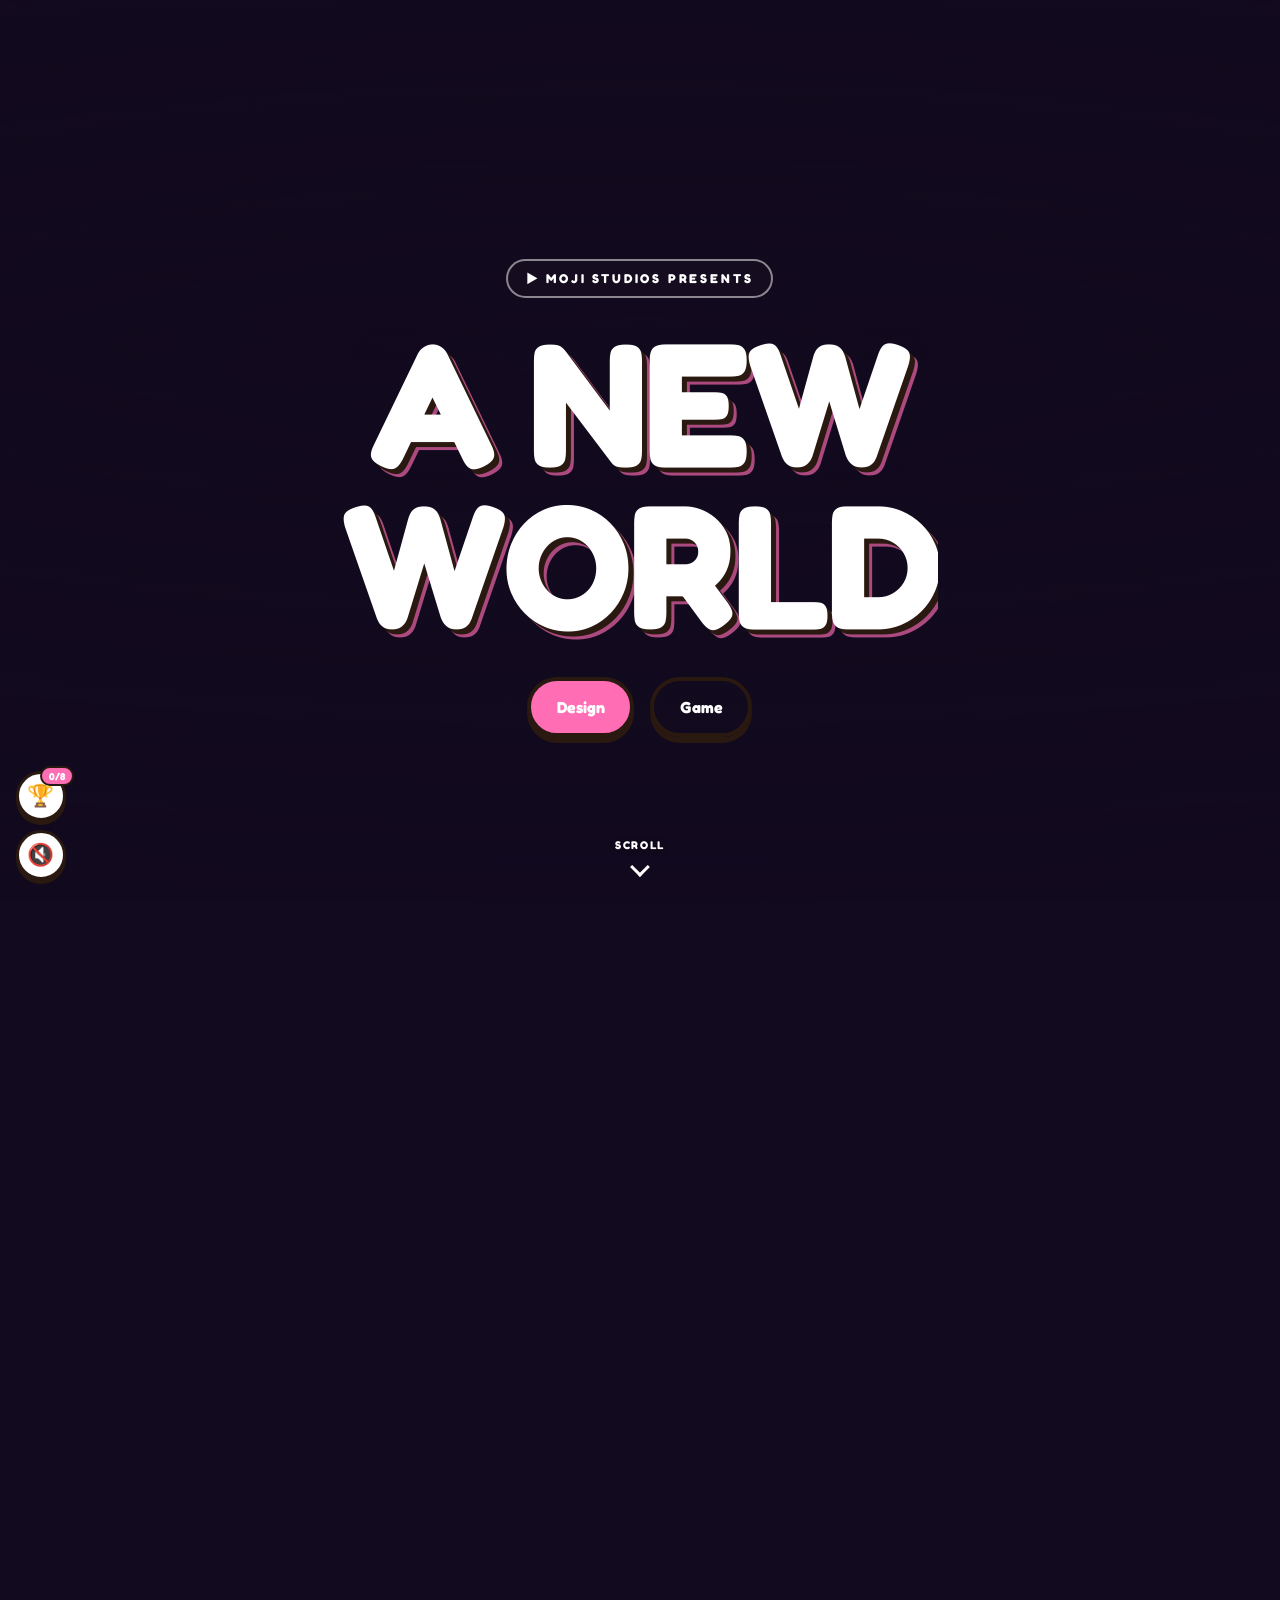
<file: index.html>
<!DOCTYPE html>
<html lang="en">
<head>
<meta charset="UTF-8" />
<meta name="viewport" content="width=device-width, initial-scale=1.0" />
<!-- Mark JS-enabled before paint so reveal animations only apply with JS (no-JS stays visible) -->
<script>document.documentElement.className += ' ga-js';</script>
<title>Moji Studios — A New World</title>
<meta name="description" content="All Moji Studios games: Chubby Bird (free, live in browser), MojiWorld (Steam single-player, expected July–August 2026), and Bitmon (creature-breeding RPG)." />
<meta name="author" content="Moji Studios" />
<meta name="theme-color" content="#fcc41c" />
<link rel="canonical" href="https://moji-studios.com/" />
<link rel="icon" type="image/svg+xml" href="/favicon.svg" />

<!-- Open Graph -->
<meta property="og:type" content="website" />
<meta property="og:site_name" content="Moji Studios" />
<meta property="og:url" content="https://moji-studios.com/" />
<meta property="og:title" content="Moji Studios — A New World" />
<meta property="og:description" content="Chubby Bird is live free in your browser, MojiWorld launches single-player on Steam (expected July–August 2026), and Bitmon is in development." />
<meta property="og:image" content="https://moji-studios.com/og-image.png" />
<meta property="og:image:width" content="1200" />
<meta property="og:image:height" content="630" />
<meta property="og:image:alt" content="Games by Moji Studios" />

<!-- Twitter / X -->
<meta name="twitter:card" content="summary_large_image" />
<meta name="twitter:title" content="Moji Studios — A New World" />
<meta name="twitter:description" content="Chubby Bird is live free in your browser, MojiWorld launches single-player on Steam (expected July–August 2026), and Bitmon is in development." />
<meta name="twitter:image" content="https://moji-studios.com/og-image.png" />

<link rel="preconnect" href="https://fonts.googleapis.com" />
<link rel="preconnect" href="https://fonts.gstatic.com" crossorigin />
<link href="https://fonts.googleapis.com/css2?family=Fredoka:wght@400;500;600;700&family=Press+Start+2P&family=VT323&family=Inter:wght@300;400;500;600;700;800&display=swap" rel="stylesheet" />
<link rel="stylesheet" href="/styles.css?v=20260613i" />
<link rel="stylesheet" href="/games.css?v=20260711b" />

<script type="application/ld+json">
{
  "@context": "https://schema.org",
  "@graph": [
    {
      "@type": "Organization",
      "@id": "https://moji-studios.com/#org",
      "name": "Moji Studios",
      "url": "https://moji-studios.com",
      "logo": "https://moji-studios.com/moji-logo-poster.png",
      "foundingDate": "2026",
      "email": "admin@moji-studios.com",
      "description": "An indie game studio dedicated to crafting early 2000s retro games. Home of MojiWorld, Bitmon, and Chubby Bird.",
      "sameAs": ["https://www.instagram.com/mojistudios.official/"]
    },
    {
      "@type": "WebSite",
      "name": "Moji Studios",
      "url": "https://moji-studios.com",
      "publisher": { "@id": "https://moji-studios.com/#org" }
    }
  ]
}
</script>
</head>
<body class="games-aaa">

<main>
  <!-- ============ CINEMATIC INTRO — scroll-scrubbed video ============ -->
  <section class="ga-cine" id="top" data-sky-top="#ffb3d9" data-sky-bot="#7ec8ff" aria-label="Games by Moji Studios">
    <div class="ga-cine-stage">
      <!-- src is chosen in games.js: phones get the lighter 720p encode -->
      <video class="ga-cine-video" muted playsinline preload="auto" aria-hidden="true"
             data-src-desktop="/mojistudios_intro.mp4?v=candy1"
             data-src-mobile="/mojistudios_intro_mobile.mp4?v=candy1"></video>
      <div class="ga-cine-scrim" aria-hidden="true"></div>

      <div class="ga-hero-content">
        <span class="ga-kicker" data-hero-reveal>▶ Moji Studios Presents</span>
        <h1 class="ga-hero-title">
          <span class="ga-line"><span>A NEW</span></span>
          <span class="ga-line"><span>WORLD</span></span>
        </h1>
        <div class="ga-hero-cta-row" data-hero-reveal>
          <a href="/services/" class="ga-btn">Design</a>
          <a href="/games/" class="ga-btn ga-btn-ghost">Game</a>
        </div>
      </div>

      <div class="ga-scrollcue" aria-hidden="true">
        <span>Scroll</span>
        <span class="chev"></span>
      </div>
    </div>
  </section>
</main>

<script src="/script.js?v=20260624c"></script>
<script src="/games.js?v=20260711c"></script>
</body>
</html>
</file>
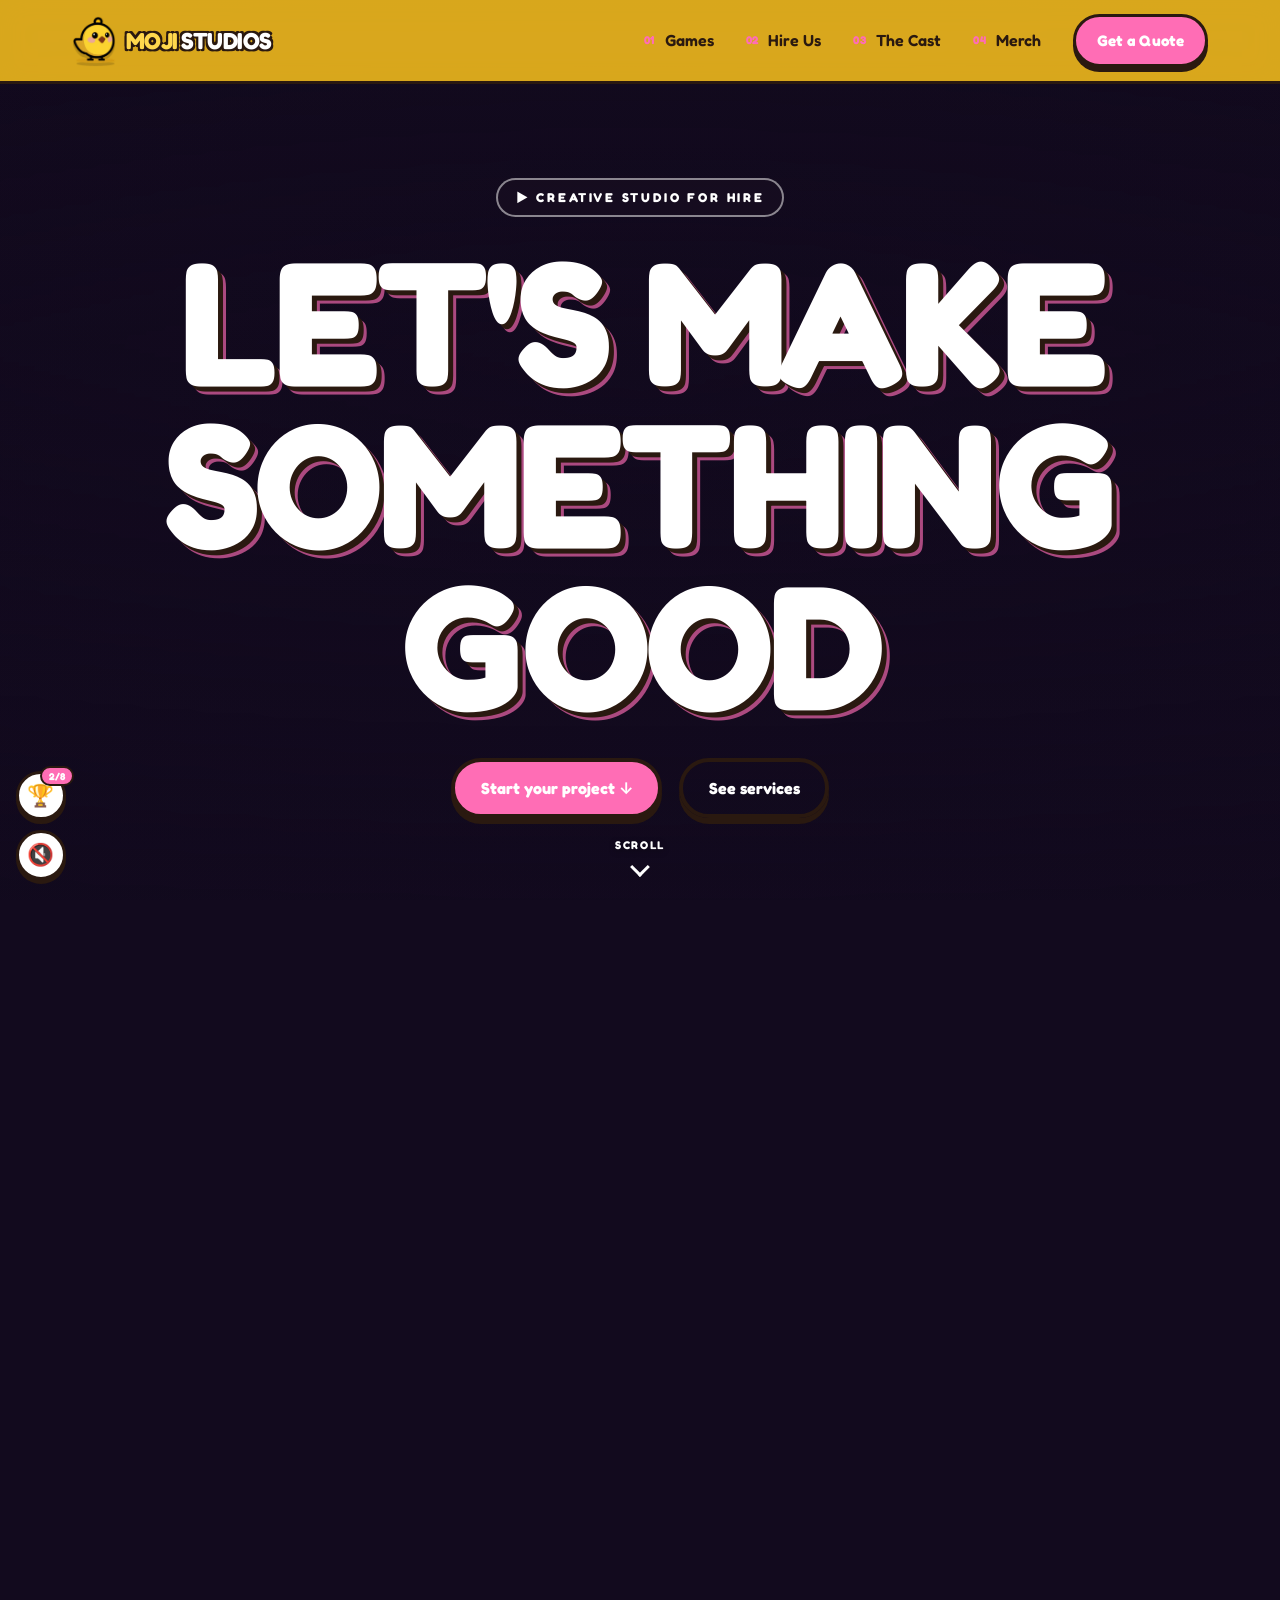
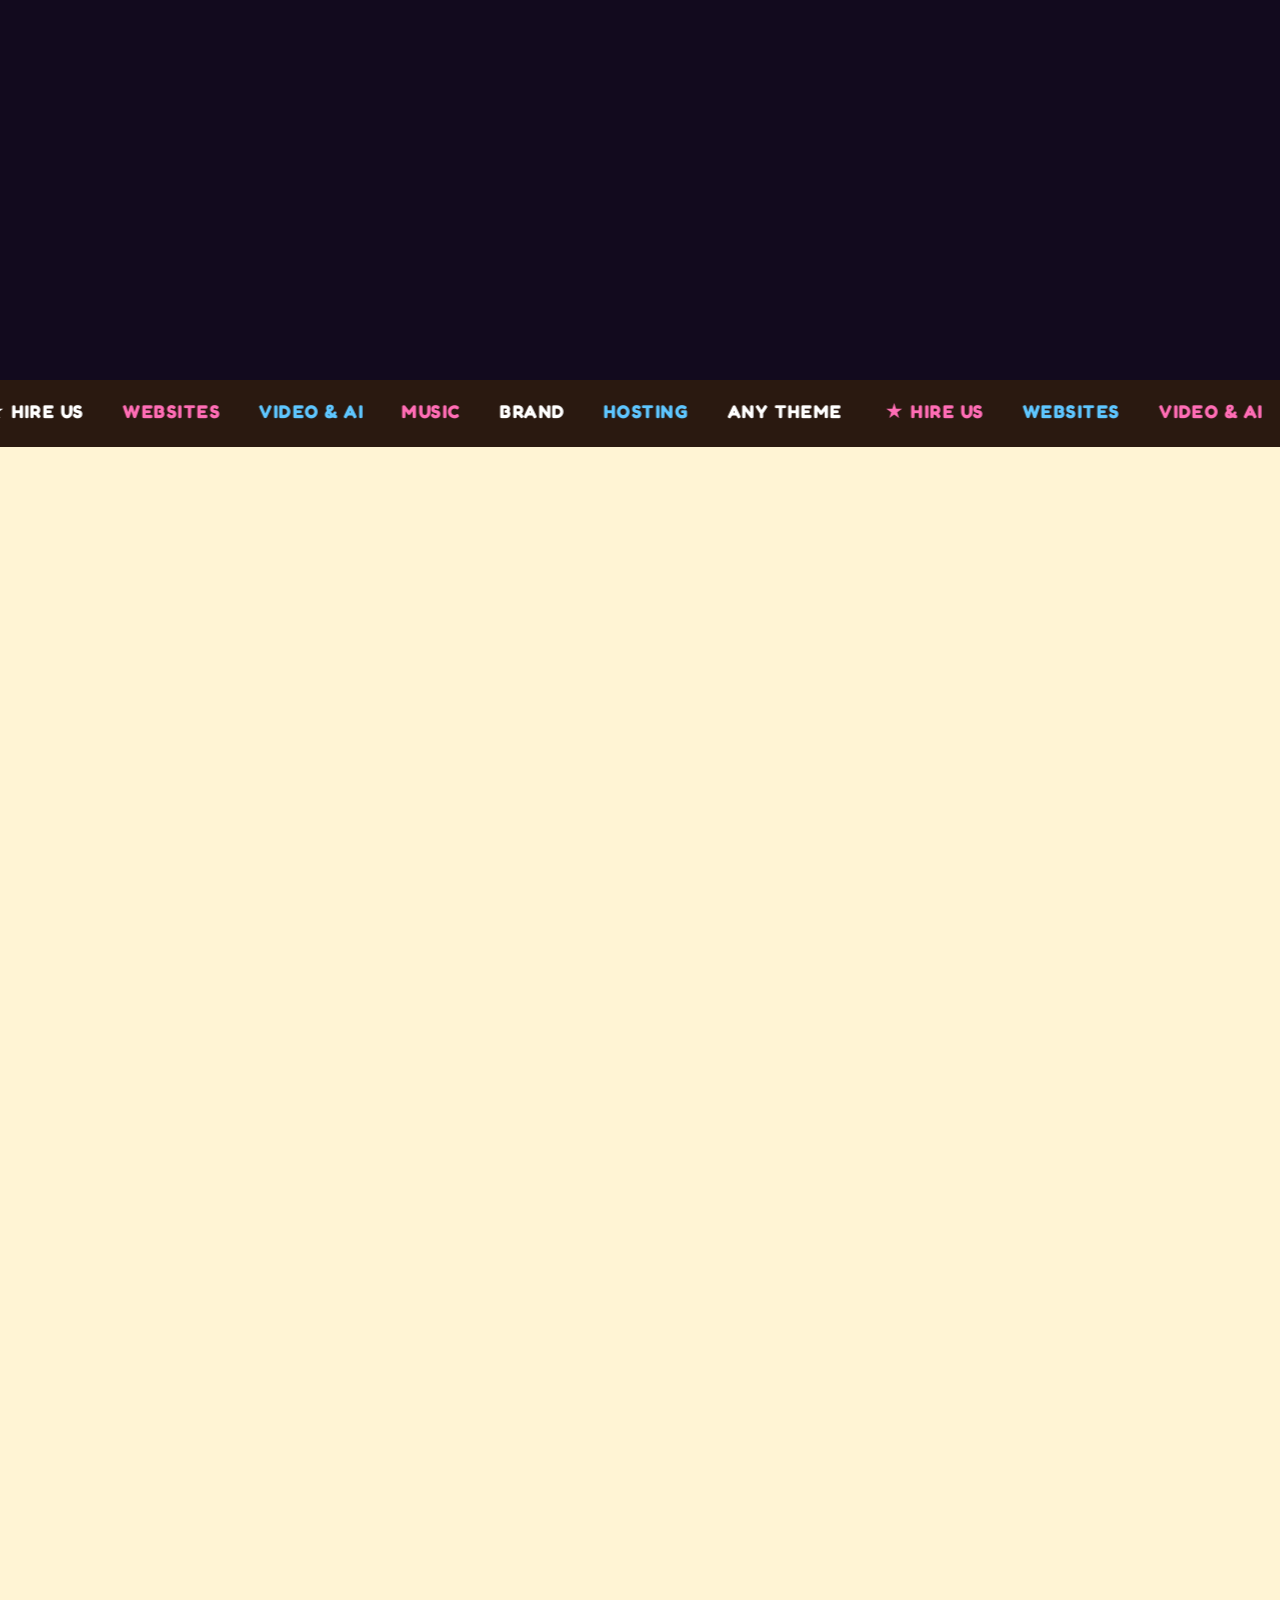
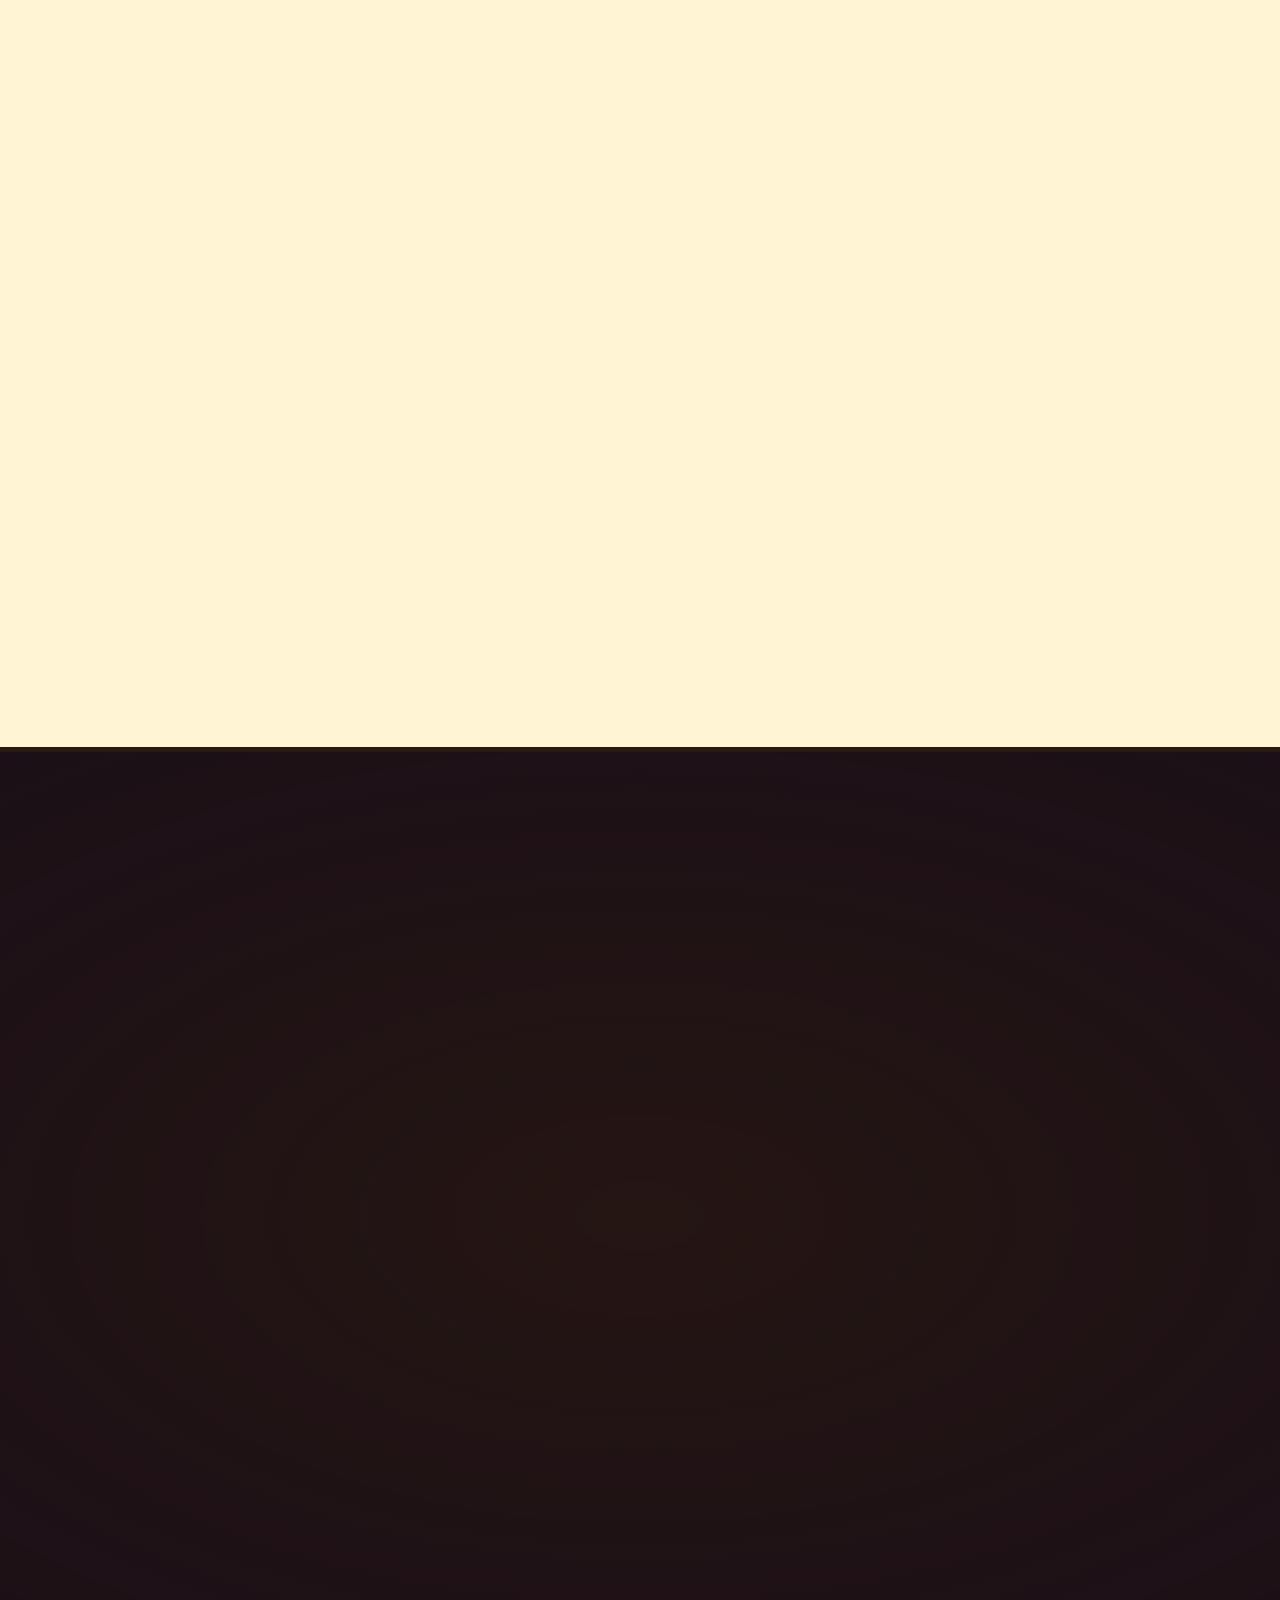
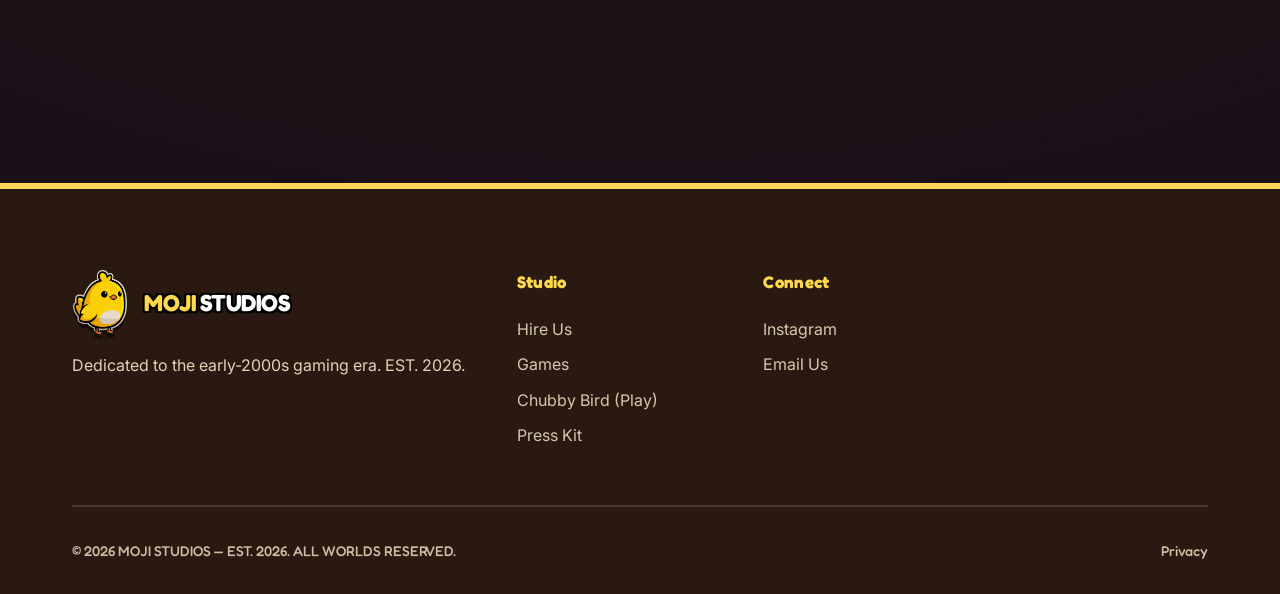
<file: services/index.html>
<!DOCTYPE html>
<html lang="en">
<head>
<meta charset="UTF-8" />
<meta name="viewport" content="width=device-width, initial-scale=1.0" />
<script>document.documentElement.className += ' ga-js';</script>
<title>Hire Moji Studios — Websites, Video, Music &amp; Brand Design</title>
<meta name="description" content="Hire Moji Studios: website creation & hosting, video editing & AI generation, music remakes, and brand design. A full-pipeline creative studio with specialists for any style or theme." />
<meta name="author" content="Moji Studios" />
<meta name="theme-color" content="#fcc41c" />
<link rel="canonical" href="https://moji-studios.com/services/" />
<link rel="icon" type="image/svg+xml" href="/favicon.svg" />

<!-- Open Graph -->
<meta property="og:type" content="website" />
<meta property="og:site_name" content="Moji Studios" />
<meta property="og:url" content="https://moji-studios.com/services/" />
<meta property="og:title" content="Hire Moji Studios — Websites, Video, Music & Brand Design" />
<meta property="og:description" content="Website creation & hosting, video editing & AI generation, music remakes, and brand design — one studio, full pipeline, any style." />
<meta property="og:image" content="https://moji-studios.com/og-image.png" />
<meta property="og:image:width" content="1200" />
<meta property="og:image:height" content="630" />
<meta property="og:image:alt" content="Hire Moji Studios" />

<!-- Twitter / X -->
<meta name="twitter:card" content="summary_large_image" />
<meta name="twitter:title" content="Hire Moji Studios — Websites, Video, Music & Brand Design" />
<meta name="twitter:description" content="One studio, full pipeline: websites & hosting, video, music, and brand design — any style, any theme." />
<meta name="twitter:image" content="https://moji-studios.com/og-image.png" />

<link rel="preconnect" href="https://fonts.googleapis.com" />
<link rel="preconnect" href="https://fonts.gstatic.com" crossorigin />
<link href="https://fonts.googleapis.com/css2?family=Fredoka:wght@400;500;600;700&family=Press+Start+2P&family=VT323&family=Inter:wght@300;400;500;600;700;800&display=swap" rel="stylesheet" />
<link rel="stylesheet" href="/styles.css?v=20260613i" />
<link rel="stylesheet" href="/games.css?v=20260711b" />

<script type="application/ld+json">
{
  "@context": "https://schema.org",
  "@graph": [
    {
      "@type": "ProfessionalService",
      "@id": "https://moji-studios.com/services/#service",
      "name": "Moji Studios",
      "url": "https://moji-studios.com/services/",
      "image": "https://moji-studios.com/og-image.png",
      "email": "admin@moji-studios.com",
      "description": "A full-pipeline creative studio for hire: website creation and hosting, video editing and AI generation, music remakes, and brand design.",
      "parentOrganization": { "@type": "Organization", "name": "Moji Studios", "url": "https://moji-studios.com" },
      "sameAs": ["https://www.instagram.com/mojistudios.official/"],
      "areaServed": "Worldwide",
      "makesOffer": [
        { "@type": "Offer", "itemOffered": { "@type": "Service", "name": "Website creation and hosting" } },
        { "@type": "Offer", "itemOffered": { "@type": "Service", "name": "Video editing and AI generation" } },
        { "@type": "Offer", "itemOffered": { "@type": "Service", "name": "Music remakes and remixes" } },
        { "@type": "Offer", "itemOffered": { "@type": "Service", "name": "Brand identity and design" } }
      ]
    },
    {
      "@type": "BreadcrumbList",
      "itemListElement": [
        { "@type": "ListItem", "position": 1, "name": "Home", "item": "https://moji-studios.com/" },
        { "@type": "ListItem", "position": 2, "name": "Hire Us", "item": "https://moji-studios.com/services/" }
      ]
    }
  ]
}
</script>

<style>
/* ===== /services/ — page-specific components (reuses games.css ga-* engine) ===== */
/* Slightly shorter scrub than the homepage (300vh) so the page content is reachable sooner */
.ga-cine { height: 220svh; }
.svc-zone { position: relative; z-index: 2; background: var(--bg-cream, #fff7e8); color: var(--ink); border-top: 5px solid var(--ink); border-bottom: 5px solid var(--ink); padding: clamp(3.5rem, 7vw, 6rem) 0; }
.svc-wrap { max-width: 1120px; margin: 0 auto; padding: 0 1.5rem; }
.svc-eyebrow { font-family: var(--font-display); font-weight: 700; font-size: 0.8rem; letter-spacing: 0.18em; text-transform: uppercase; color: var(--accent); margin: 0 0 0.5rem; }
.svc-h2 { font-family: var(--font-display); font-weight: 700; font-size: clamp(1.9rem, 4.5vw, 3rem); line-height: 1; margin: 0 0 0.6rem; color: var(--ink); text-shadow: 3px 3px 0 rgba(42,25,16,0.12); }
.svc-lede { font-size: 1.05rem; line-height: 1.6; max-width: 640px; margin: 0 0 2rem; }
.svc-block { margin-bottom: clamp(3rem, 6vw, 5rem); }
.svc-block:last-child { margin-bottom: 0; }

/* Opacity-only reveal for interactive cards (so their hover/scale transforms are preserved) */
.games-aaa [data-fade] { opacity: 1; }
@supports (animation-timeline: view()) {
  @media (prefers-reduced-motion: no-preference) {
    .games-aaa [data-fade] { opacity: 0; animation: svc-fade linear both; animation-timeline: view(); animation-range: entry 0% entry 50%; }
  }
}
@keyframes svc-fade { from { opacity: 0; } to { opacity: 1; } }

/* Service cards */
.svc2-grid { display: grid; grid-template-columns: repeat(2, 1fr); gap: 1.5rem; }
.svc2-card { position: relative; background: #fff; border: 4px solid var(--ink); border-radius: 20px; box-shadow: 8px 8px 0 var(--ink); padding: 1.6rem 1.7rem; transition: transform 0.22s cubic-bezier(0.34,1.56,0.64,1), box-shadow 0.22s ease; }
.svc2-card:hover { transform: translate(-3px,-5px) rotate(-0.8deg); box-shadow: 13px 15px 0 var(--ink); }
.svc2-card[data-c="pink"]   { background: #fff1f8; }
.svc2-card[data-c="cyan"]   { background: #eefaff; }
.svc2-card[data-c="mint"]   { background: #f0fcf3; }
.svc2-card[data-c="lav"]    { background: #f6f1ff; }
.svc2-icon { width: 3.2rem; height: 3.2rem; display: grid; place-items: center; font-size: 1.7rem; border: 3px solid var(--ink); border-radius: 14px; box-shadow: 0 4px 0 var(--ink); background: #fff; }
.svc2-card[data-c="pink"] .svc2-icon { background: var(--accent); }
.svc2-card[data-c="cyan"] .svc2-icon { background: var(--accent-2); }
.svc2-card[data-c="mint"] .svc2-icon { background: var(--accent-5); }
.svc2-card[data-c="lav"]  .svc2-icon { background: var(--accent-4); }
.svc2-card h3 { font-family: var(--font-display); font-weight: 700; font-size: 1.3rem; margin: 0.9rem 0 0.45rem; }
.svc2-card p { margin: 0 0 0.7rem; line-height: 1.5; font-size: 0.97rem; }
.svc2-card ul { margin: 0; padding-left: 1.1rem; font-size: 0.9rem; line-height: 1.65; }

/* Stat row */
.svc-stats { display: flex; flex-wrap: wrap; gap: 1rem; }
.svc-stat { flex: 1 1 120px; background: #fff; border: 3px solid var(--ink); border-radius: 14px; box-shadow: 0 5px 0 var(--ink); padding: 0.9rem 1rem; text-align: center; }
.svc-stat b { display: block; font-family: var(--font-display); font-weight: 700; font-size: 2rem; line-height: 1; color: var(--accent); }
.svc-stat span { display: block; margin-top: 0.3rem; font-size: 0.72rem; letter-spacing: 0.06em; text-transform: uppercase; font-weight: 600; color: var(--ink); opacity: 0.7; }

/* Pricing tiers as cards */
.tier-grid { display: grid; grid-template-columns: repeat(3, 1fr); gap: 1.25rem; align-items: stretch; }
.tier { position: relative; background: #fff; border: 4px solid var(--ink); border-radius: 20px; box-shadow: 8px 8px 0 var(--ink); padding: 1.6rem 1.5rem; display: flex; flex-direction: column; transition: transform 0.2s ease, box-shadow 0.2s ease; }
.tier:hover { transform: translateY(-5px); box-shadow: 8px 13px 0 var(--ink); }
.tier-name { font-family: var(--font-display); font-weight: 700; font-size: 1.25rem; }
.tier-for { font-size: 0.78rem; text-transform: uppercase; letter-spacing: 0.05em; opacity: 0.6; margin: 0.15rem 0 1rem; font-weight: 600; }
.tier ul { list-style: none; margin: 0 0 1.25rem; padding: 0; font-size: 0.92rem; line-height: 1.5; flex: 1; }
.tier li { padding: 0.3rem 0 0.3rem 1.4rem; position: relative; border-bottom: 1px dashed rgba(42,25,16,0.14); }
.tier li::before { content: "✔"; position: absolute; left: 0; color: var(--accent-5); font-weight: 700; }
.tier li.no::before { content: "—"; color: rgba(42,25,16,0.3); }
.tier-pop { background: var(--brand-yellow, #ffd84d); transform: scale(1.04); box-shadow: 10px 12px 0 var(--ink); z-index: 1; }
.tier-pop:hover { transform: scale(1.04) translateY(-5px); }
.tier-badge { position: absolute; top: -0.95rem; left: 50%; transform: translateX(-50%) rotate(-3deg); font-family: var(--font-display); font-weight: 700; font-size: 0.7rem; letter-spacing: 0.05em; text-transform: uppercase; background: var(--accent); color: #fff; border: 3px solid var(--ink); border-radius: 999px; padding: 0.25rem 0.8rem; box-shadow: 0 3px 0 var(--ink); white-space: nowrap; }
.tier .ga-btn { width: 100%; justify-content: center; font-size: 0.92rem; padding: 0.7rem 1rem; }
.tier-note { font-size: 0.9rem; opacity: 0.75; margin-top: 1rem; }

/* Process timeline */
.proc { display: grid; gap: 1rem; }
.proc-step { display: grid; grid-template-columns: 3.4rem 1fr; gap: 1rem; align-items: start; background: #fff; border: 3px solid var(--ink); border-radius: 16px; box-shadow: 0 5px 0 var(--ink); padding: 1rem 1.2rem; }
.proc-num { width: 3.4rem; height: 3.4rem; display: grid; place-items: center; font-family: var(--font-display); font-weight: 700; font-size: 1.5rem; color: #fff; background: var(--accent); border: 3px solid var(--ink); border-radius: 999px; box-shadow: 0 4px 0 var(--ink); }
.proc-step:nth-child(2) .proc-num { background: var(--accent-2); }
.proc-step:nth-child(3) .proc-num { background: var(--accent-5); }
.proc-step:nth-child(4) .proc-num { background: var(--accent-4); }
.proc-step:nth-child(5) .proc-num { background: var(--accent-3); }
.proc-step h4 { font-family: var(--font-display); font-weight: 700; font-size: 1.1rem; margin: 0.2rem 0 0.25rem; }
.proc-step p { margin: 0; font-size: 0.95rem; line-height: 1.5; }

/* Work cards */
.work-grid { display: grid; grid-template-columns: repeat(3, 1fr); gap: 1.25rem; }
.work-card { background: #fff; border: 4px solid var(--ink); border-radius: 18px; box-shadow: 8px 8px 0 var(--ink); padding: 1.3rem 1.4rem; transition: transform 0.2s ease, box-shadow 0.2s ease; }
.work-card:hover { transform: translateY(-5px); box-shadow: 8px 13px 0 var(--ink); }
.work-kicker { font-family: var(--font-display); font-weight: 700; font-size: 0.68rem; letter-spacing: 0.06em; text-transform: uppercase; color: var(--accent); display: block; margin-bottom: 0.35rem; }
.work-card h4 { font-family: var(--font-display); font-weight: 700; font-size: 1.05rem; margin: 0 0 0.4rem; }
.work-card p { margin: 0; font-size: 0.92rem; line-height: 1.55; }

/* FAQ reuse (faq-list already in styles.css) */
.svc-faq .faq-list { max-width: 760px; }

/* Brief box */
.brief-box { background: #fff; border: 4px solid var(--ink); border-radius: 16px; box-shadow: 0 6px 0 var(--ink); padding: 1.25rem 1.5rem; margin: 0 auto 1.5rem; max-width: 460px; text-align: left; }
.brief-box pre { margin: 0; white-space: pre-wrap; font-family: var(--font-body, inherit); font-size: 0.95rem; line-height: 1.75; color: var(--ink); }

/* ===== CONTACT FINALE — the alive closer ===== */
.svc-finale { position: relative; z-index: 2; overflow: hidden; background: var(--ink); color: #fff; padding: clamp(4.5rem, 10vw, 9rem) 1.5rem; text-align: center; }
.svc-finale-video { position: absolute; inset: 0; z-index: 0; width: 100%; height: 100%; object-fit: cover; display: block; background: var(--ink); transform: translateZ(0); will-change: transform; }
.svc-finale-scrim { position: absolute; inset: 0; z-index: 1; pointer-events: none; background: radial-gradient(120% 80% at 50% 45%, rgba(18,10,30,0.22), rgba(18,10,30,0.72) 100%); }
.svc-finale-bg { position: absolute; inset: 0; z-index: 0; background: linear-gradient(120deg, #ff6db5, #b48aff, #5ec6ff, #7fd490, #ffd84d); background-size: 320% 320%; animation: svc-drift 18s ease-in-out infinite; opacity: 0.26; }
@keyframes svc-drift { 0% { background-position: 0% 50%; } 50% { background-position: 100% 50%; } 100% { background-position: 0% 50%; } }
.svc-finale-shape { position: absolute; z-index: 0; border-radius: 50%; opacity: 0.55; will-change: transform; }
.svc-finale-shape.s1 { width: 160px; height: 160px; background: var(--accent); top: 10%; left: 8%; }
.svc-finale-shape.s2 { width: 120px; height: 120px; background: var(--accent-2); top: 20%; right: 10%; }
.svc-finale-shape.s3 { width: 90px; height: 90px; background: var(--accent-5); bottom: 14%; left: 16%; }
.svc-finale-shape.s4 { width: 70px; height: 70px; background: var(--brand-yellow, #ffd84d); bottom: 18%; right: 18%; }
.svc-finale-inner { position: relative; z-index: 2; max-width: 760px; margin: 0 auto; }
.svc-finale h2 { font-family: var(--font-display); font-weight: 700; font-size: clamp(2.4rem, 8vw, 5rem); line-height: 0.98; margin: 0 0 0.4rem; text-shadow: 4px 4px 0 var(--accent); }
.svc-finale h2 .ga-line { display: block; overflow: hidden; }
.svc-finale h2 .ga-line > span { display: inline-block; }
.svc-finale-sub { font-size: 1.1rem; line-height: 1.6; margin: 1rem auto 1.75rem; max-width: 560px; }
.svc-finale .ga-cta-row { justify-content: center; }
.svc-trust { margin-top: 1.1rem; font-size: 0.85rem; opacity: 0.85; }

@media (max-width: 820px) {
  .tier-grid { grid-template-columns: 1fr; }
  .tier-pop { transform: none; }
  .tier-pop:hover { transform: translateY(-5px); }
  .work-grid { grid-template-columns: 1fr; }
}
@media (max-width: 600px) { .svc2-grid { grid-template-columns: 1fr; } }
@media (prefers-reduced-motion: reduce) {
  .svc-finale-bg { animation: none; }
  .svc2-card, .tier, .work-card { transition: none; }
}
</style>
</head>
<body class="games-aaa">

<header class="nav">
  <div class="nav-inner">
    <a href="/" class="nav-logo">
      <span class="logo-icon" aria-hidden="true">
        <img src="/moji-logo-chick.png" alt="" width="44" height="48" />
      </span>
      <span class="logo-text">MOJI<span class="logo-text-accent">STUDIOS</span></span>
    </a>
    <nav class="nav-links" aria-label="Primary">
      <a href="/games/"><span class="nav-num">01</span> Games</a>
      <a href="/services/"><span class="nav-num">02</span> Hire Us</a>
      <a href="/games/#mascots"><span class="nav-num">03</span> The Cast</a>
      <a href="/games/#merch"><span class="nav-num">04</span> Merch</a>
      <a href="#contact" class="nav-cta">Get a Quote</a>
    </nav>
    <button class="nav-toggle" aria-label="Toggle menu" aria-expanded="false">
      <span></span><span></span><span></span>
    </button>
  </div>
</header>

<main>
  <!-- ============ CINEMATIC INTRO — scroll-scrubbed video ============ -->
  <section class="ga-cine" id="top" aria-label="Hire Moji Studios">
    <div class="ga-cine-stage">
      <video class="ga-cine-video" muted playsinline preload="auto" aria-hidden="true">
        <source src="/mojistudios_Sunshine.mp4?v=hq" type="video/mp4" />
      </video>
      <div class="ga-cine-scrim" aria-hidden="true"></div>

      <div class="ga-hero-content">
        <span class="ga-kicker" data-hero-reveal>▶ Creative Studio for Hire</span>
        <h1 class="ga-hero-title">
          <span class="ga-line"><span>LET'S MAKE</span></span>
          <span class="ga-line"><span>SOMETHING GOOD</span></span>
        </h1>
        <div class="ga-hero-cta-row" data-hero-reveal>
          <a href="#contact" class="ga-btn magnetic">Start your project ↓</a>
          <a href="#services" class="ga-btn ga-btn-ghost">See services</a>
        </div>
      </div>

      <div class="ga-scrollcue" aria-hidden="true">
        <span>Scroll</span>
        <span class="chev"></span>
      </div>
    </div>
  </section>

  <!-- ============ MARQUEE ============ -->
  <div class="ga-marquee" aria-hidden="true">
    <div class="ga-marquee-track">
      <span>★ HIRE US</span><span>WEBSITES</span><span>VIDEO &amp; AI</span><span>MUSIC</span><span>BRAND</span><span>HOSTING</span><span>ANY THEME</span>
      <span>★ HIRE US</span><span>WEBSITES</span><span>VIDEO &amp; AI</span><span>MUSIC</span><span>BRAND</span><span>HOSTING</span><span>ANY THEME</span>
    </div>
  </div>

  <!-- ============ CREAM ZONE: services / pricing / process / work / faq ============ -->
  <div class="svc-zone">
    <div class="svc-wrap">

      <!-- Services -->
      <section class="svc-block" id="services">
        <p class="svc-eyebrow" data-reveal>What we make</p>
        <h2 class="svc-h2" data-reveal>Four crafts, one studio</h2>
        <p class="svc-lede" data-reveal><strong>Moji Studios is a full-pipeline creative studio.</strong> We build &amp; host websites, edit &amp; AI-generate video, remake &amp; remix music, and craft brand identities — with specialists for any style or theme.</p>
        <div class="svc2-grid">
          <article class="svc2-card" data-c="pink" data-fade>
            <div class="svc2-icon" aria-hidden="true">🌐</div>
            <h3>Websites — built &amp; hosted</h3>
            <p>Fast, modern, mobile-friendly sites with the hosting and domain handled for you.</p>
            <ul><li>Web design &amp; development</li><li>Hosting, domain &amp; maintenance</li><li>Landing pages → full animated sites</li><li>On-page SEO &amp; speed</li></ul>
          </article>
          <article class="svc2-card" data-c="cyan" data-fade>
            <div class="svc2-icon" aria-hidden="true">🎬</div>
            <h3>Video — editing &amp; AI generation</h3>
            <p>Polished edits and AI-generated footage for promos, ads, social, and intros.</p>
            <ul><li>Video editing &amp; color</li><li>AI video &amp; visuals</li><li>Promos, ads, reels &amp; trailers</li><li>Motion graphics &amp; captions</li></ul>
          </article>
          <article class="svc2-card" data-c="mint" data-fade>
            <div class="svc2-icon" aria-hidden="true">🎵</div>
            <h3>Music — remakes &amp; remixes</h3>
            <p>Custom remakes, covers, and reworks tuned to your project's mood and brand.</p>
            <ul><li>Song remakes &amp; covers</li><li>Remixes &amp; custom tracks</li><li>Theme-based composition</li><li>Audio for video</li></ul>
          </article>
          <article class="svc2-card" data-c="lav" data-fade>
            <div class="svc2-icon" aria-hidden="true">✏️</div>
            <h3>Brand &amp; design</h3>
            <p>Identity systems and artwork that make your project feel as charming as ours.</p>
            <ul><li>Brand identity &amp; logos</li><li>Illustration &amp; pixel art</li><li>UI/UX &amp; graphic design</li><li>Creative direction</li></ul>
          </article>
        </div>
      </section>

      <!-- Pricing -->
      <section class="svc-block">
        <p class="svc-eyebrow" data-reveal>Website packages</p>
        <h2 class="svc-h2" data-reveal>Simple, honest tiers</h2>
        <p class="svc-lede" data-reveal>Three tiers to start a website — video, music, and brand work are scoped to your project with a custom quote.</p>
        <div class="tier-grid">
          <article class="tier" data-fade>
            <div class="tier-name">Starter</div>
            <div class="tier-for">A clean one-pager</div>
            <ul>
              <li>1 page</li>
              <li>Modern template design</li>
              <li>Mobile-friendly</li>
              <li class="no">Hosting + domain</li>
              <li>Basic SEO</li>
              <li>1 revision</li>
            </ul>
            <a href="#contact" class="ga-btn ga-btn-ghost">Get a quote</a>
          </article>
          <article class="tier tier-pop" data-fade>
            <span class="tier-badge">★ Most loved ★</span>
            <div class="tier-name">Business</div>
            <div class="tier-for">Most small businesses</div>
            <ul>
              <li>Up to 5 pages</li>
              <li>Custom design</li>
              <li>Mobile-friendly</li>
              <li>Hosting + domain setup</li>
              <li>On-page SEO</li>
              <li>2 revisions</li>
            </ul>
            <a href="#contact" class="ga-btn magnetic">Start my project →</a>
          </article>
          <article class="tier" data-fade>
            <div class="tier-name">Pro</div>
            <div class="tier-for">The full package</div>
            <ul>
              <li>Up to 10 pages</li>
              <li>Premium custom + animation + BGM</li>
              <li>Mobile-friendly</li>
              <li>Hosting + domain setup</li>
              <li>Full SEO</li>
              <li>5 revisions</li>
            </ul>
            <a href="#contact" class="ga-btn ga-btn-ghost">Get a quote</a>
          </article>
        </div>
        <p class="tier-note" data-reveal>🎬 🎵 ✏️ Video, music &amp; brand work are quoted per project — tell us your scope below and we'll price it clearly.</p>
      </section>

      <!-- Why us + stats -->
      <section class="svc-block">
        <p class="svc-eyebrow" data-reveal>Why Moji Studios</p>
        <h2 class="svc-h2" data-reveal>One team, brand to launch</h2>
        <p class="svc-lede" data-reveal>Instead of juggling five freelancers, you get one studio that takes a project from idea to launch — web, video, music, and design under one roof. We're makers ourselves: <a href="/games/">our own games</a> and brand work are the proof.</p>
        <div class="svc-stats">
          <div class="svc-stat" data-reveal><b data-count="4">4</b><span>Crafts in-house</span></div>
          <div class="svc-stat" data-reveal><b data-count="24" data-count-suffix="h">24h</b><span>Typical reply</span></div>
          <div class="svc-stat" data-reveal><b>∞</b><span>Themes &amp; styles</span></div>
          <div class="svc-stat" data-reveal><b>1</b><span>Studio, full pipeline</span></div>
        </div>
      </section>

      <!-- Process -->
      <section class="svc-block">
        <p class="svc-eyebrow" data-reveal>How it works</p>
        <h2 class="svc-h2" data-reveal>From brief to launch</h2>
        <div class="proc">
          <div class="proc-step" data-reveal><div class="proc-num">1</div><div><h4>Brief</h4><p>You share your project and goals using the quick form below.</p></div></div>
          <div class="proc-step" data-reveal><div class="proc-num">2</div><div><h4>Quote</h4><p>We confirm scope, timeline, and a clear price — no surprises.</p></div></div>
          <div class="proc-step" data-reveal><div class="proc-num">3</div><div><h4>Create</h4><p>Our specialists build it in your style, keeping you in the loop.</p></div></div>
          <div class="proc-step" data-reveal><div class="proc-num">4</div><div><h4>Revise</h4><p>We refine together until it's exactly right.</p></div></div>
          <div class="proc-step" data-reveal><div class="proc-num">5</div><div><h4>Launch &amp; care</h4><p>We deliver — and can keep hosting &amp; updates running for you.</p></div></div>
        </div>
      </section>

      <!-- Recent work -->
      <section class="svc-block">
        <p class="svc-eyebrow" data-reveal>Recent work</p>
        <h2 class="svc-h2" data-reveal>A few things we've made</h2>
        <div class="work-grid">
          <article class="work-card" data-fade>
            <span class="work-kicker">Personal brand · web</span>
            <h4>drdarylpeh.com</h4>
            <p>A cinematic personal brand built around <em>"where medicine meets the muse"</em> — a calm, premium visual language with a video-forward, scroll-led experience.</p>
          </article>
          <article class="work-card" data-fade>
            <span class="work-kicker">Brand · web</span>
            <h4>nutridex.info</h4>
            <p>Cuts through supplement hype with evidence-based research — we infused modern web design with scientific rigor to turn peer-reviewed data into something that feels like art.</p>
          </article>
          <article class="work-card" data-fade>
            <span class="work-kicker">Games · brand</span>
            <h4>Moji Studios games</h4>
            <p><a href="/games/mojiworld/">MojiWorld</a>, <a href="/games/bitmon/">Bitmon</a> &amp; <a href="/chubbybird/">Chubby Bird</a> — our own hand-pixeled worlds, branding and all.</p>
          </article>
        </div>
      </section>

      <!-- FAQ -->
      <section class="svc-block svc-faq">
        <p class="svc-eyebrow" data-reveal>Good to know</p>
        <h2 class="svc-h2" data-reveal>FAQ</h2>
        <div class="faq-list" data-reveal>
          <details>
            <summary>What does it cost?</summary>
            <p>Websites start from our Starter package; video, music, and brand work are quoted per project. Send your brief and we'll give you a clear price — no surprises.</p>
          </details>
          <details>
            <summary>How fast is delivery?</summary>
            <p>It depends on scope, but most small projects turn around in days, not weeks. We'll confirm a timeline with your quote.</p>
          </details>
          <details>
            <summary>Do you handle hosting and upkeep?</summary>
            <p>Yes — we can host your site, set up the domain, and keep it updated with an optional monthly care plan, so you never touch the technical side.</p>
          </details>
          <details>
            <summary>Can you match a specific style or theme?</summary>
            <p>That's the point. We have specialists across web, video, music, and design, so we can adapt to whatever look and feel you're going for.</p>
          </details>
          <details>
            <summary>Who owns the final work?</summary>
            <p>You do, on delivery. Usage rights and licensing are confirmed up front in your quote.</p>
          </details>
        </div>
      </section>

    </div>
  </div>

  <!-- ============ CONTACT FINALE — the alive closer ============ -->
  <section class="svc-finale" id="contact" aria-label="Get started">
    <video class="svc-finale-video" muted playsinline preload="auto" aria-hidden="true">
      <source src="/mojistudios_Sunshine_end.mp4?v=hq" type="video/mp4" />
    </video>
    <div class="svc-finale-scrim" aria-hidden="true"></div>

    <div class="svc-finale-inner">
      <h2 data-reveal="line">
        <span class="ga-line"><span>Let's make</span></span>
        <span class="ga-line"><span>something good</span></span>
      </h2>
      <p class="svc-finale-sub" data-reveal>Welcome to Moji Studios! We're delighted to help bring your project to life — drop us a few quick details and we'll take it from there. 👋</p>

      <div class="brief-box" data-reveal>
<pre>Moji Studios — Project Brief
Name/Brand:
What you do:
Service (web/video/music/brand):
Goal:
Style/references:
Scope (pages/length):
Assets ready (logo, content)?:
Domain + hosting needed?:
Deadline:
Budget:
Revisions expected:
Contact:</pre>
      </div>

      <div class="ga-cta-row" data-reveal>
        <a href="mailto:admin@moji-studios.com?subject=Project%20inquiry%20%E2%80%94%20Moji%20Studios" class="ga-btn magnetic">▶ Email admin@moji-studios.com</a>
        <a href="https://www.instagram.com/mojistudios.official/" target="_blank" rel="noopener noreferrer" class="ga-btn ga-btn-ghost">📸 @mojistudios.official</a>
      </div>
      <p class="svc-trust" data-reveal>⚡ We usually reply within 24 hours · Worldwide &amp; remote · Always taking new commissions</p>
    </div>
  </section>
</main>

<footer class="footer">
  <div class="container">
    <div class="footer-grid">
      <div class="footer-brand">
        <div class="footer-brand-row">
          <img class="footer-chick" src="/moji-chick.png" alt="" aria-hidden="true" />
          <div class="nav-logo">
            <span class="logo-text">MOJI<span class="logo-text-accent">STUDIOS</span></span>
          </div>
        </div>
        <p>Dedicated to the early-2000s gaming era. EST. 2026.</p>
      </div>
      <div class="footer-col">
        <h4>Studio</h4>
        <a href="/services/">Hire Us</a>
        <a href="/games/">Games</a>
        <a href="/chubbybird/">Chubby Bird (Play)</a>
        <a href="/press/">Press Kit</a>
      </div>
      <div class="footer-col">
        <h4>Connect</h4>
        <a href="https://www.instagram.com/mojistudios.official/" target="_blank" rel="noopener noreferrer">Instagram</a>
        <a href="mailto:admin@moji-studios.com">Email Us</a>
      </div>
    </div>
    <div class="footer-bottom">
      <div>© 2026 MOJI STUDIOS — EST. 2026. ALL WORLDS RESERVED.</div>
      <div class="footer-links">
        <a href="/privacy/">Privacy</a>
      </div>
    </div>
  </div>
</footer>

<script src="/script.js?v=20260624c"></script>
<script src="/games.js?v=20260711c"></script>
<script>
/* Finale background video — scroll-scrubbed as the section passes through the viewport */
(function () {
  var sec = document.querySelector('.svc-finale');
  var v = sec && sec.querySelector('.svc-finale-video');
  if (!sec || !v) return;
  if (window.matchMedia('(prefers-reduced-motion: reduce)').matches) return; // static first frame
  var primed = false;
  function prime() { if (primed) return; primed = true; var p = v.play(); if (p && p.then) p.then(function () { v.pause(); }).catch(function () { try { v.pause(); } catch (e) {} }); }
  prime();
  window.addEventListener('touchstart', prime, { passive: true });
  window.addEventListener('pointerdown', prime, { passive: true });
  v.pause();
  var dur = 0, target = 0, cur = 0, ticking = false, running = false;
  function setDur() { if (v.duration && isFinite(v.duration)) dur = v.duration; }
  if (v.readyState >= 1) setDur();
  v.addEventListener('loadedmetadata', setDur);
  v.addEventListener('loadeddata', function () { setDur(); update(); });
  function update() {
    ticking = false;
    var r = sec.getBoundingClientRect(), vh = window.innerHeight;
    var total = r.height + vh;
    target = Math.min(Math.max((vh - r.top) / total, 0), 1) * (dur || 0);
    if (!running) { running = true; requestAnimationFrame(scrub); }
  }
  function scrub() {
    cur += (target - cur) * 0.16;
    if (Math.abs(target - cur) < 0.004) cur = target;
    if (dur) { try { v.currentTime = cur; } catch (e) {} }
    if (Math.abs(target - cur) > 0.002) requestAnimationFrame(scrub); else running = false;
  }
  function onScroll() { if (!ticking) { ticking = true; requestAnimationFrame(update); } }
  window.addEventListener('scroll', onScroll, { passive: true });
  window.addEventListener('resize', onScroll, { passive: true });
  update();
})();
</script>
</body>
</html>
</file>
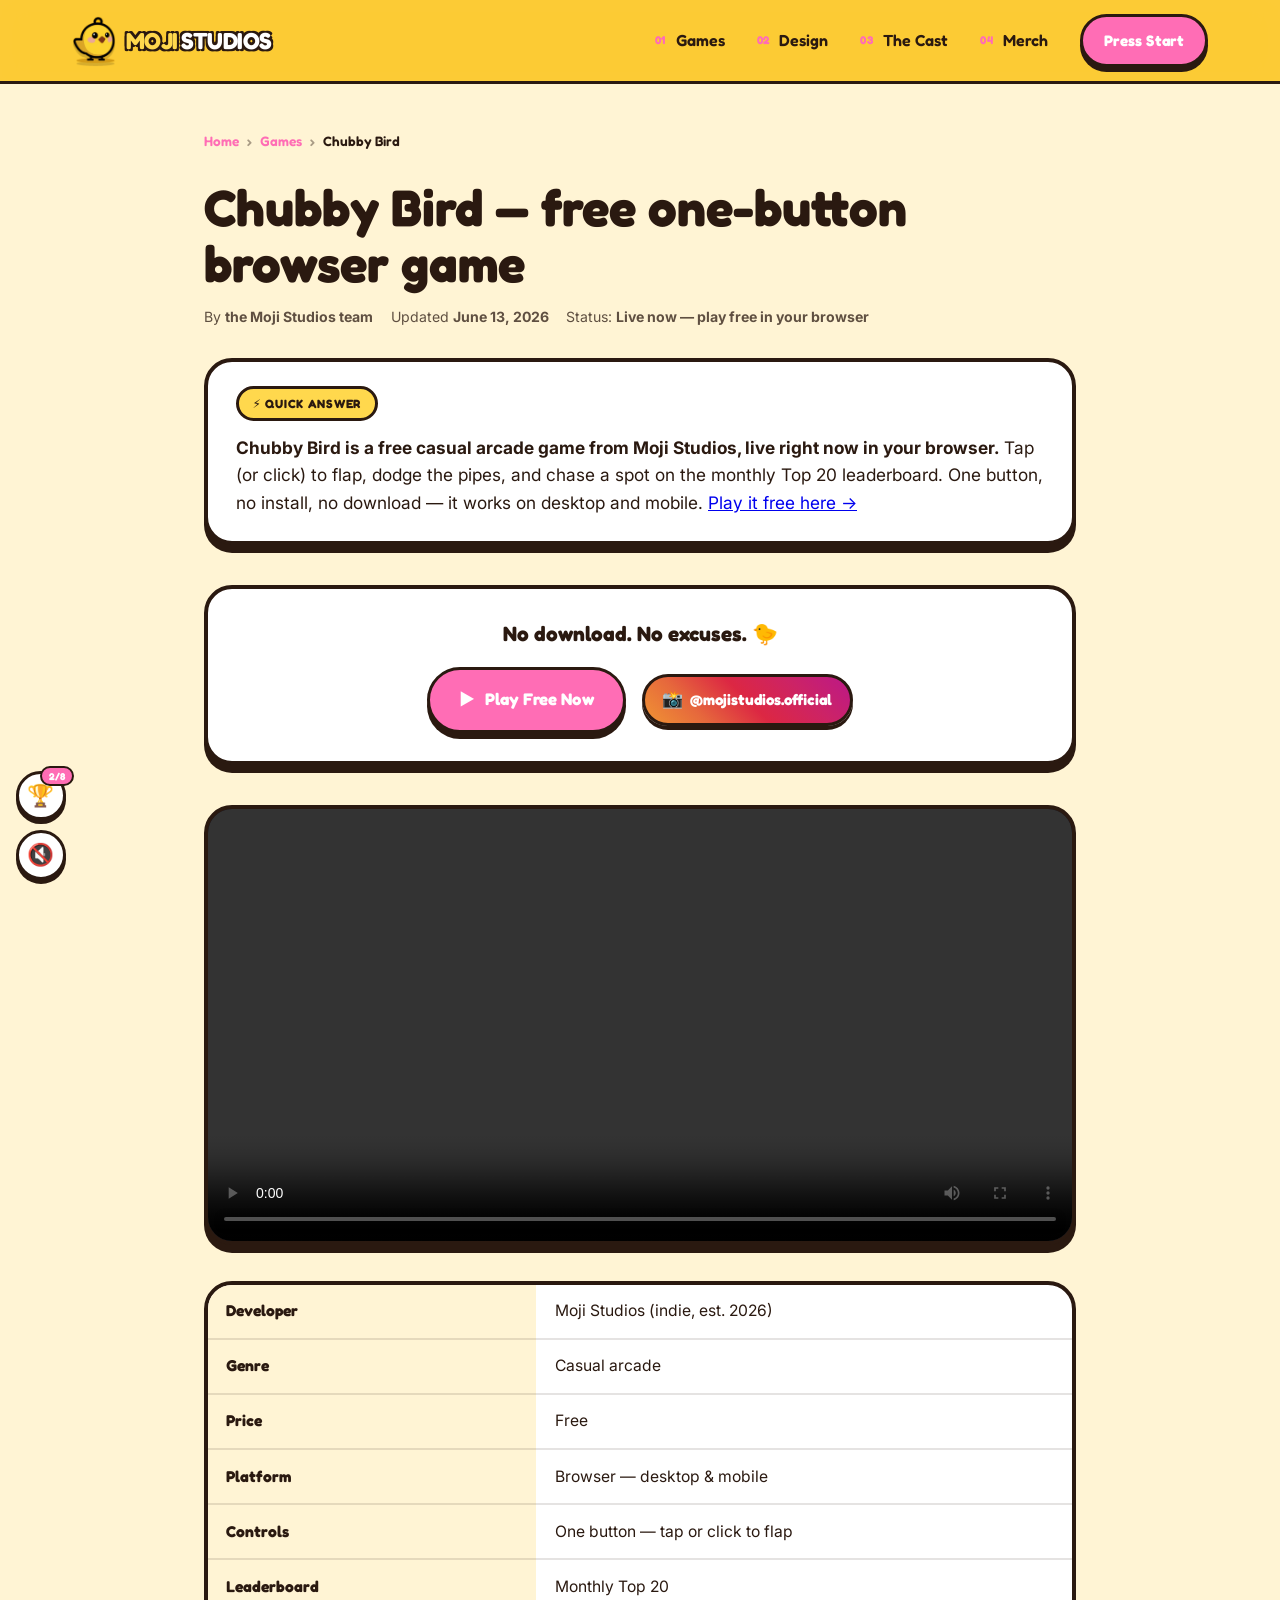
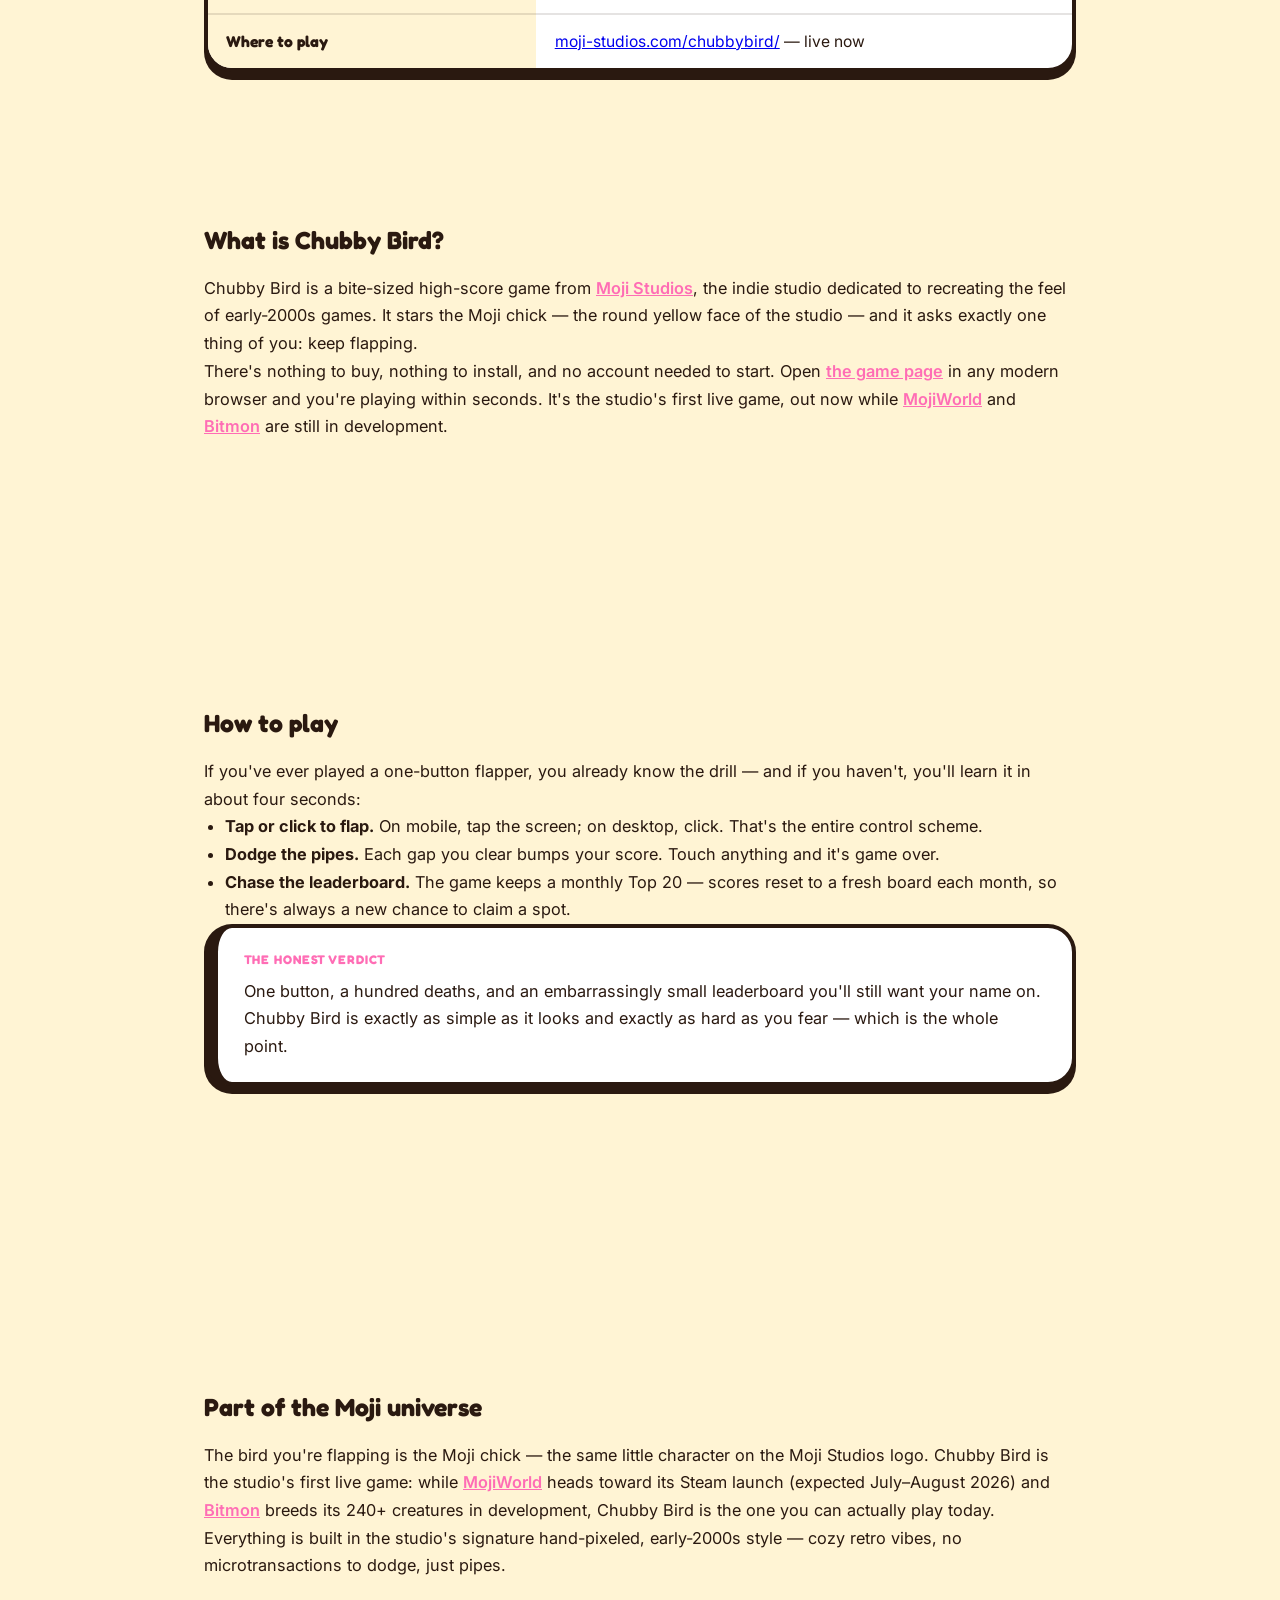
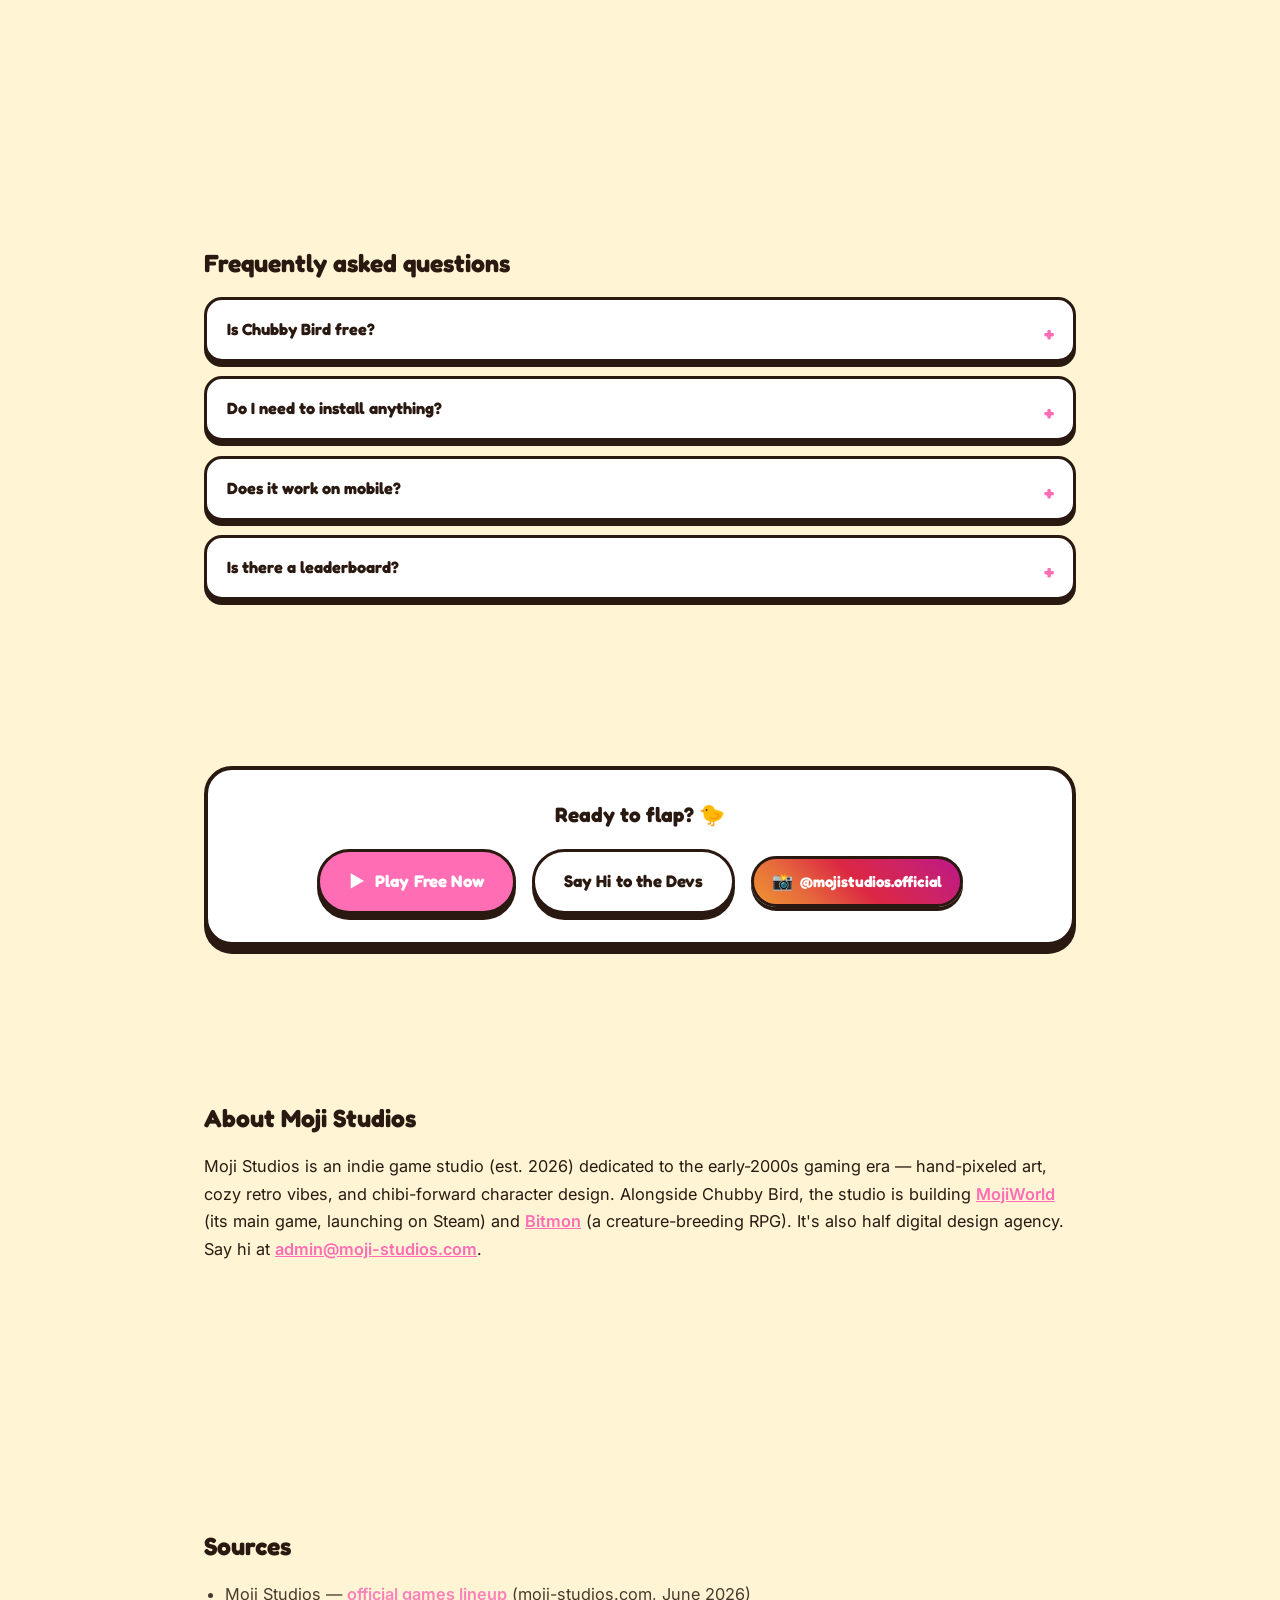
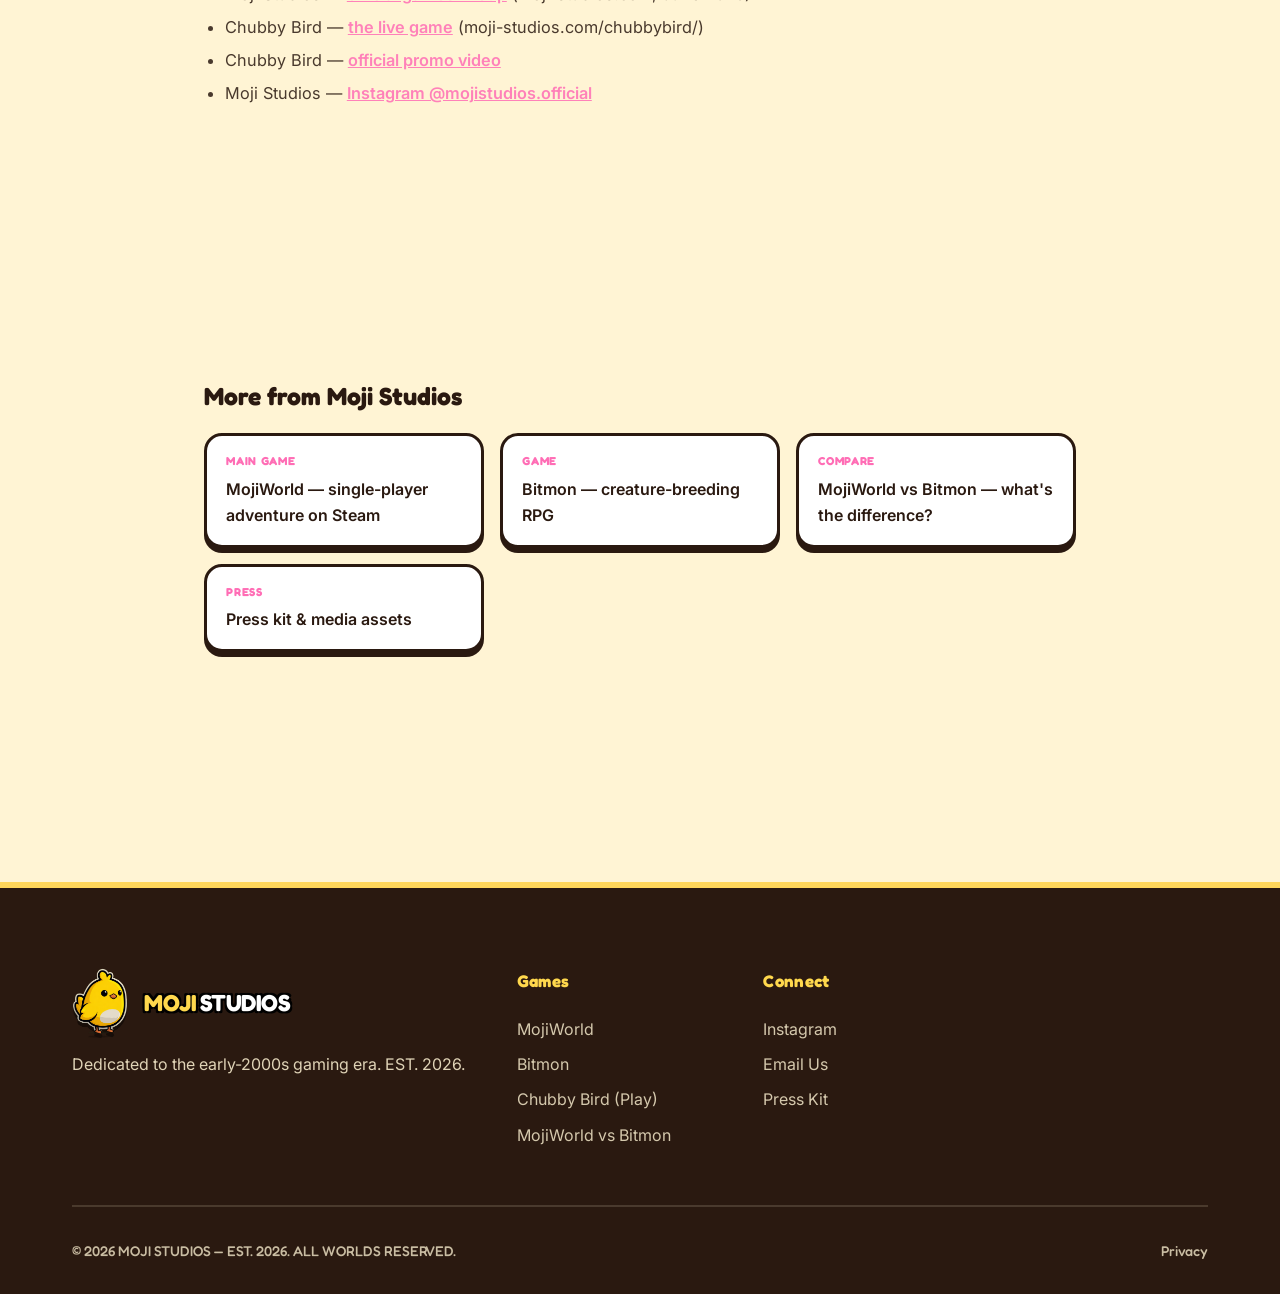
<file: games/chubby-bird/index.html>
<!DOCTYPE html>
<html lang="en">
<head>
<meta charset="UTF-8" />
<meta name="viewport" content="width=device-width, initial-scale=1.0" />
<title>Chubby Bird — Free One-Button Browser Game, Play Now | Moji Studios</title>
<meta name="description" content="Chubby Bird is a free one-button arcade game from Moji Studios — tap to flap, dodge pipes, chase the monthly Top 20 leaderboard. Play free in your browser, no install." />
<meta name="author" content="Moji Studios" />
<meta name="theme-color" content="#fcc41c" />
<link rel="canonical" href="https://moji-studios.com/games/chubby-bird/" />
<link rel="icon" type="image/svg+xml" href="/favicon.svg" />

<!-- Open Graph -->
<meta property="og:type" content="website" />
<meta property="og:site_name" content="Moji Studios" />
<meta property="og:url" content="https://moji-studios.com/games/chubby-bird/" />
<meta property="og:title" content="Chubby Bird — Free One-Button Browser Game" />
<meta property="og:description" content="Tap to flap. A free casual arcade game starring the Moji chick — live now in your browser, no install, with a monthly Top 20 leaderboard." />
<meta property="og:image" content="https://moji-studios.com/og-image.png" />
<meta property="og:image:width" content="1200" />
<meta property="og:image:height" content="630" />
<meta property="og:image:alt" content="Chubby Bird by Moji Studios" />

<!-- Twitter / X -->
<meta name="twitter:card" content="summary_large_image" />
<meta name="twitter:title" content="Chubby Bird — Free One-Button Browser Game" />
<meta name="twitter:description" content="Tap to flap. Free, in-browser, no install — live now from Moji Studios." />
<meta name="twitter:image" content="https://moji-studios.com/og-image.png" />

<link rel="preconnect" href="https://fonts.googleapis.com" />
<link rel="preconnect" href="https://fonts.gstatic.com" crossorigin />
<link href="https://fonts.googleapis.com/css2?family=Fredoka:wght@400;500;600;700&family=Press+Start+2P&family=VT323&family=Inter:wght@300;400;500;600;700;800&display=swap" rel="stylesheet" />
<link rel="stylesheet" href="/styles.css?v=20260613i" />

<script type="application/ld+json">
{
  "@context": "https://schema.org",
  "@graph": [
    {
      "@type": "VideoGame",
      "name": "Chubby Bird",
      "url": "https://moji-studios.com/chubbybird/",
      "description": "A free one-button casual arcade game from Moji Studios. Tap to flap, dodge pipes, and chase the monthly Top 20 leaderboard — playable instantly in your browser, no install.",
      "genre": ["Casual", "Arcade"],
      "gamePlatform": "Web browser",
      "playMode": "SinglePlayer",
      "applicationCategory": "Game",
      "isAccessibleForFree": true,
      "offers": {
        "@type": "Offer",
        "price": "0",
        "priceCurrency": "USD",
        "availability": "https://schema.org/InStock"
      },
      "publisher": { "@type": "Organization", "name": "Moji Studios", "url": "https://moji-studios.com" },
      "author": { "@type": "Organization", "name": "Moji Studios", "url": "https://moji-studios.com" },
      "image": "https://moji-studios.com/og-image.png",
      "trailer": {
        "@type": "VideoObject",
        "name": "Chubby Bird Promo",
        "contentUrl": "https://moji-studios.com/chubbybird-promo.mp4",
        "description": "Official promo for Chubby Bird, the free one-button browser arcade game from Moji Studios."
      }
    },
    {
      "@type": "FAQPage",
      "mainEntity": [
        {
          "@type": "Question",
          "name": "Is Chubby Bird free?",
          "acceptedAnswer": { "@type": "Answer", "text": "Yes. Chubby Bird is completely free to play in your browser at moji-studios.com/chubbybird/." }
        },
        {
          "@type": "Question",
          "name": "Do I need to install anything to play Chubby Bird?",
          "acceptedAnswer": { "@type": "Answer", "text": "No. Chubby Bird runs entirely in your web browser — just open the page and play. No download, no install, no account required to start." }
        },
        {
          "@type": "Question",
          "name": "Does Chubby Bird work on mobile?",
          "acceptedAnswer": { "@type": "Answer", "text": "Yes. Chubby Bird works in the browser on both desktop and mobile — tap on touchscreens or click on desktop. It's a one-button game, so it plays great on phones." }
        },
        {
          "@type": "Question",
          "name": "Does Chubby Bird have a leaderboard?",
          "acceptedAnswer": { "@type": "Answer", "text": "Yes. Chubby Bird has a monthly Top 20 leaderboard, so you can chase a high score against other players each month." }
        }
      ]
    },
    {
      "@type": "BreadcrumbList",
      "itemListElement": [
        { "@type": "ListItem", "position": 1, "name": "Home", "item": "https://moji-studios.com/" },
        { "@type": "ListItem", "position": 2, "name": "Games", "item": "https://moji-studios.com/games/" },
        { "@type": "ListItem", "position": 3, "name": "Chubby Bird", "item": "https://moji-studios.com/games/chubby-bird/" }
      ]
    }
  ]
}
</script>
</head>
<body class="subpage">

<header class="nav">
  <div class="nav-inner">
    <a href="/" class="nav-logo">
      <span class="logo-icon" aria-hidden="true">
        <img src="/moji-logo-chick.png" alt="" width="44" height="48" />
      </span>
      <span class="logo-text">MOJI<span class="logo-text-accent">STUDIOS</span></span>
    </a>
    <nav class="nav-links" aria-label="Primary">
      <a href="/games/"><span class="nav-num">01</span> Games</a>
      <a href="/games/#services"><span class="nav-num">02</span> Design</a>
      <a href="/games/#mascots"><span class="nav-num">03</span> The Cast</a>
      <a href="/games/#merch"><span class="nav-num">04</span> Merch</a>
      <a href="/games/#contact" class="nav-cta">Press Start</a>
    </nav>
    <button class="nav-toggle" aria-label="Toggle menu" aria-expanded="false">
      <span></span><span></span><span></span>
    </button>
  </div>
</header>

<main class="subpage-main">
  <nav class="breadcrumbs" aria-label="Breadcrumb">
    <a href="/">Home</a> <span class="crumb-sep">›</span>
    <a href="/games/">Games</a> <span class="crumb-sep">›</span>
    <span class="crumb-here">Chubby Bird</span>
  </nav>

  <h1 class="page-headline">Chubby Bird — free one-button browser game</h1>
  <div class="article-meta">
    <span>By <strong>the Moji Studios team</strong></span>
    <span>Updated <strong>June 13, 2026</strong></span>
    <span>Status: <strong>Live now — play free in your browser</strong></span>
  </div>

  <div class="answer-box">
    <span class="answer-label">⚡ Quick answer</span>
    <p><strong>Chubby Bird is a free casual arcade game from Moji Studios, live right now in your browser.</strong> Tap (or click) to flap, dodge the pipes, and chase a spot on the monthly Top 20 leaderboard. One button, no install, no download — it works on desktop and mobile. <a href="/chubbybird/">Play it free here →</a></p>
  </div>

  <div class="page-cta">
    <p class="page-cta-title">No download. No excuses. 🐤</p>
    <a href="/chubbybird/" class="btn btn-primary"><span class="btn-arrow">▶</span> Play Free Now</a>
    <a href="https://www.instagram.com/mojistudios.official/" target="_blank" rel="noopener noreferrer" class="social-link social-link-ig"><span class="social-link-icon" aria-hidden="true">📸</span> @mojistudios.official</a>
  </div>

  <div class="subpage-video">
    <video controls playsinline preload="metadata" aria-label="Chubby Bird official promo">
      <source src="/chubbybird-promo.mp4" type="video/mp4" />
    </video>
  </div>

  <table class="facts-table">
    <tbody>
      <tr><th>Developer</th><td>Moji Studios (indie, est. 2026)</td></tr>
      <tr><th>Genre</th><td>Casual arcade</td></tr>
      <tr><th>Price</th><td>Free</td></tr>
      <tr><th>Platform</th><td>Browser — desktop &amp; mobile</td></tr>
      <tr><th>Controls</th><td>One button — tap or click to flap</td></tr>
      <tr><th>Leaderboard</th><td>Monthly Top 20</td></tr>
      <tr><th>Where to play</th><td><a href="/chubbybird/">moji-studios.com/chubbybird/</a> — live now</td></tr>
    </tbody>
  </table>

  <section class="content-section">
    <h2>What is Chubby Bird?</h2>
    <p>Chubby Bird is a bite-sized high-score game from <a href="/">Moji Studios</a>, the indie studio dedicated to recreating the feel of early-2000s games. It stars the Moji chick — the round yellow face of the studio — and it asks exactly one thing of you: keep flapping.</p>
    <p>There's nothing to buy, nothing to install, and no account needed to start. Open <a href="/chubbybird/">the game page</a> in any modern browser and you're playing within seconds. It's the studio's first live game, out now while <a href="/games/mojiworld/">MojiWorld</a> and <a href="/games/bitmon/">Bitmon</a> are still in development.</p>
  </section>

  <section class="content-section">
    <h2>How to play</h2>
    <p>If you've ever played a one-button flapper, you already know the drill — and if you haven't, you'll learn it in about four seconds:</p>
    <ul>
      <li><strong>Tap or click to flap.</strong> On mobile, tap the screen; on desktop, click. That's the entire control scheme.</li>
      <li><strong>Dodge the pipes.</strong> Each gap you clear bumps your score. Touch anything and it's game over.</li>
      <li><strong>Chase the leaderboard.</strong> The game keeps a monthly Top 20 — scores reset to a fresh board each month, so there's always a new chance to claim a spot.</li>
    </ul>
    <div class="verdict-box">
      <div class="verdict-label">The honest verdict</div>
      <p>One button, a hundred deaths, and an embarrassingly small leaderboard you'll still want your name on. Chubby Bird is exactly as simple as it looks and exactly as hard as you fear — which is the whole point.</p>
    </div>
  </section>

  <section class="content-section">
    <h2>Part of the Moji universe</h2>
    <p>The bird you're flapping is the Moji chick — the same little character on the Moji Studios logo. Chubby Bird is the studio's first live game: while <a href="/games/mojiworld/">MojiWorld</a> heads toward its Steam launch (expected July–August 2026) and <a href="/games/bitmon/">Bitmon</a> breeds its 240+ creatures in development, Chubby Bird is the one you can actually play today.</p>
    <p>Everything is built in the studio's signature hand-pixeled, early-2000s style — cozy retro vibes, no microtransactions to dodge, just pipes.</p>
  </section>

  <section class="content-section">
    <h2>Frequently asked questions</h2>
    <div class="faq-list">
      <details>
        <summary>Is Chubby Bird free?</summary>
        <p>Yes — completely free to play in your browser at <a href="/chubbybird/">moji-studios.com/chubbybird/</a>.</p>
      </details>
      <details>
        <summary>Do I need to install anything?</summary>
        <p>No. Chubby Bird runs entirely in your web browser. Just open the page and play — no download, no install, no account required to start.</p>
      </details>
      <details>
        <summary>Does it work on mobile?</summary>
        <p>Yes. It works in the browser on desktop and mobile — tap on touchscreens, click on desktop. One-button games and phones are best friends.</p>
      </details>
      <details>
        <summary>Is there a leaderboard?</summary>
        <p>Yes — a monthly Top 20. Score high enough during the month and your name goes on the board.</p>
      </details>
    </div>
  </section>

  <div class="page-cta">
    <p class="page-cta-title">Ready to flap? 🐤</p>
    <a href="/chubbybird/" class="btn btn-primary"><span class="btn-arrow">▶</span> Play Free Now</a>
    <a href="mailto:admin@moji-studios.com?subject=Chubby%20Bird" class="btn btn-ghost">Say Hi to the Devs</a>
    <a href="https://www.instagram.com/mojistudios.official/" target="_blank" rel="noopener noreferrer" class="social-link social-link-ig"><span class="social-link-icon" aria-hidden="true">📸</span> @mojistudios.official</a>
  </div>

  <section class="content-section">
    <h2>About Moji Studios</h2>
    <p>Moji Studios is an indie game studio (est. 2026) dedicated to the early-2000s gaming era — hand-pixeled art, cozy retro vibes, and chibi-forward character design. Alongside Chubby Bird, the studio is building <a href="/games/mojiworld/">MojiWorld</a> (its main game, launching on Steam) and <a href="/games/bitmon/">Bitmon</a> (a creature-breeding RPG). It's also half digital design agency. Say hi at <a href="mailto:admin@moji-studios.com">admin@moji-studios.com</a>.</p>
  </section>

  <section class="content-section">
    <h2>Sources</h2>
    <ul class="cite-list">
      <li>Moji Studios — <a href="/games/#games">official games lineup</a> (moji-studios.com, June 2026)</li>
      <li>Chubby Bird — <a href="/chubbybird/">the live game</a> (moji-studios.com/chubbybird/)</li>
      <li>Chubby Bird — <a href="/chubbybird-promo.mp4">official promo video</a></li>
      <li>Moji Studios — <a href="https://www.instagram.com/mojistudios.official/" target="_blank" rel="noopener noreferrer">Instagram @mojistudios.official</a></li>
    </ul>
  </section>

  <section class="content-section">
    <h2>More from Moji Studios</h2>
    <div class="related-links">
      <a href="/games/mojiworld/"><span class="related-kicker">Main game</span> MojiWorld — single-player adventure on Steam</a>
      <a href="/games/bitmon/"><span class="related-kicker">Game</span> Bitmon — creature-breeding RPG</a>
      <a href="/games/mojiworld-vs-bitmon/"><span class="related-kicker">Compare</span> MojiWorld vs Bitmon — what's the difference?</a>
      <a href="/press/"><span class="related-kicker">Press</span> Press kit &amp; media assets</a>
    </div>
  </section>
</main>

<footer class="footer">
  <div class="container">
    <div class="footer-grid">
      <div class="footer-brand">
        <div class="footer-brand-row">
          <img class="footer-chick" src="/moji-chick.png" alt="" aria-hidden="true" />
          <div class="nav-logo">
            <span class="logo-text">MOJI<span class="logo-text-accent">STUDIOS</span></span>
          </div>
        </div>
        <p>Dedicated to the early-2000s gaming era. EST. 2026.</p>
      </div>
      <div class="footer-col">
        <h4>Games</h4>
        <a href="/games/mojiworld/">MojiWorld</a>
        <a href="/games/bitmon/">Bitmon</a>
        <a href="/chubbybird/">Chubby Bird (Play)</a>
        <a href="/games/mojiworld-vs-bitmon/">MojiWorld vs Bitmon</a>
      </div>
      <div class="footer-col">
        <h4>Connect</h4>
        <a href="https://www.instagram.com/mojistudios.official/" target="_blank" rel="noopener noreferrer">Instagram</a>
        <a href="mailto:admin@moji-studios.com">Email Us</a>
        <a href="/press/">Press Kit</a>
      </div>
    </div>
    <div class="footer-bottom">
      <div>© 2026 MOJI STUDIOS — EST. 2026. ALL WORLDS RESERVED.</div>
      <div class="footer-links">
        <a href="/privacy/">Privacy</a>
      </div>
    </div>
  </div>
</footer>

<script src="/script.js?v=20260624c"></script>
</body>
</html>
</file>
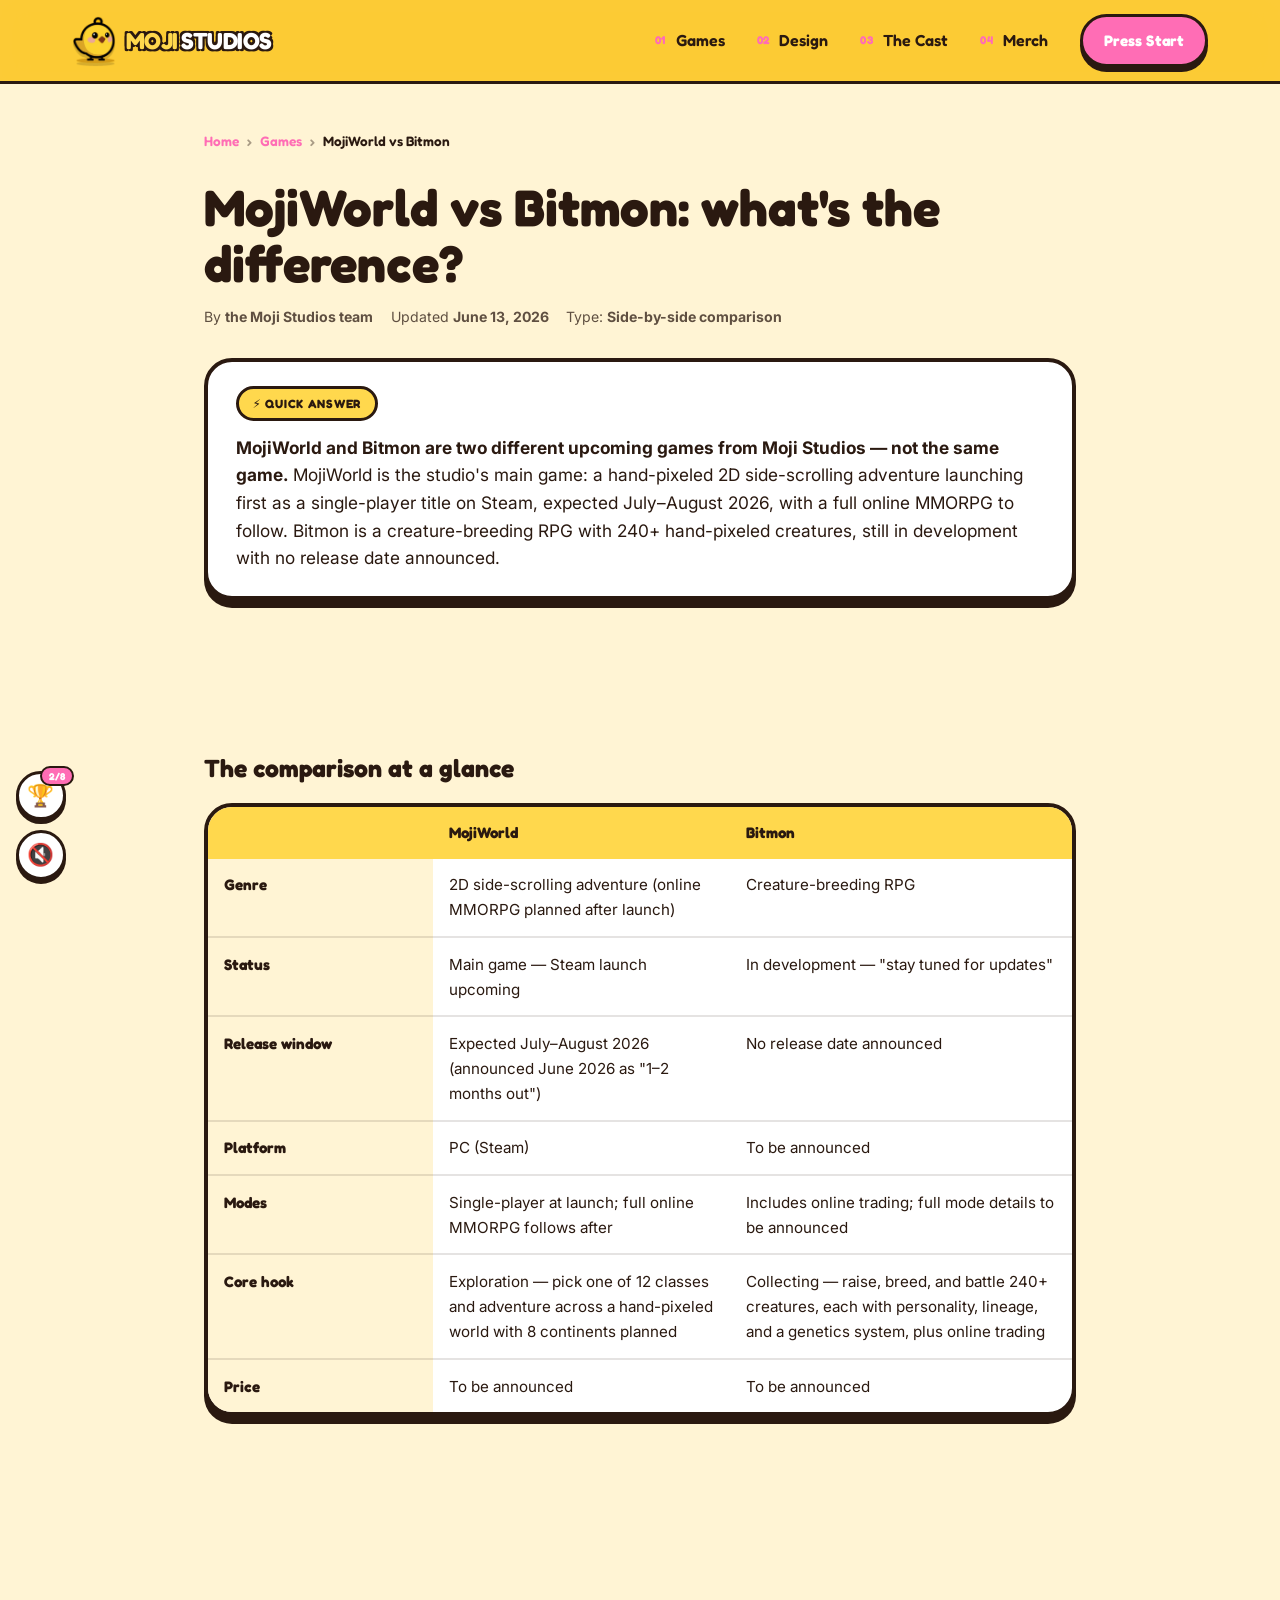
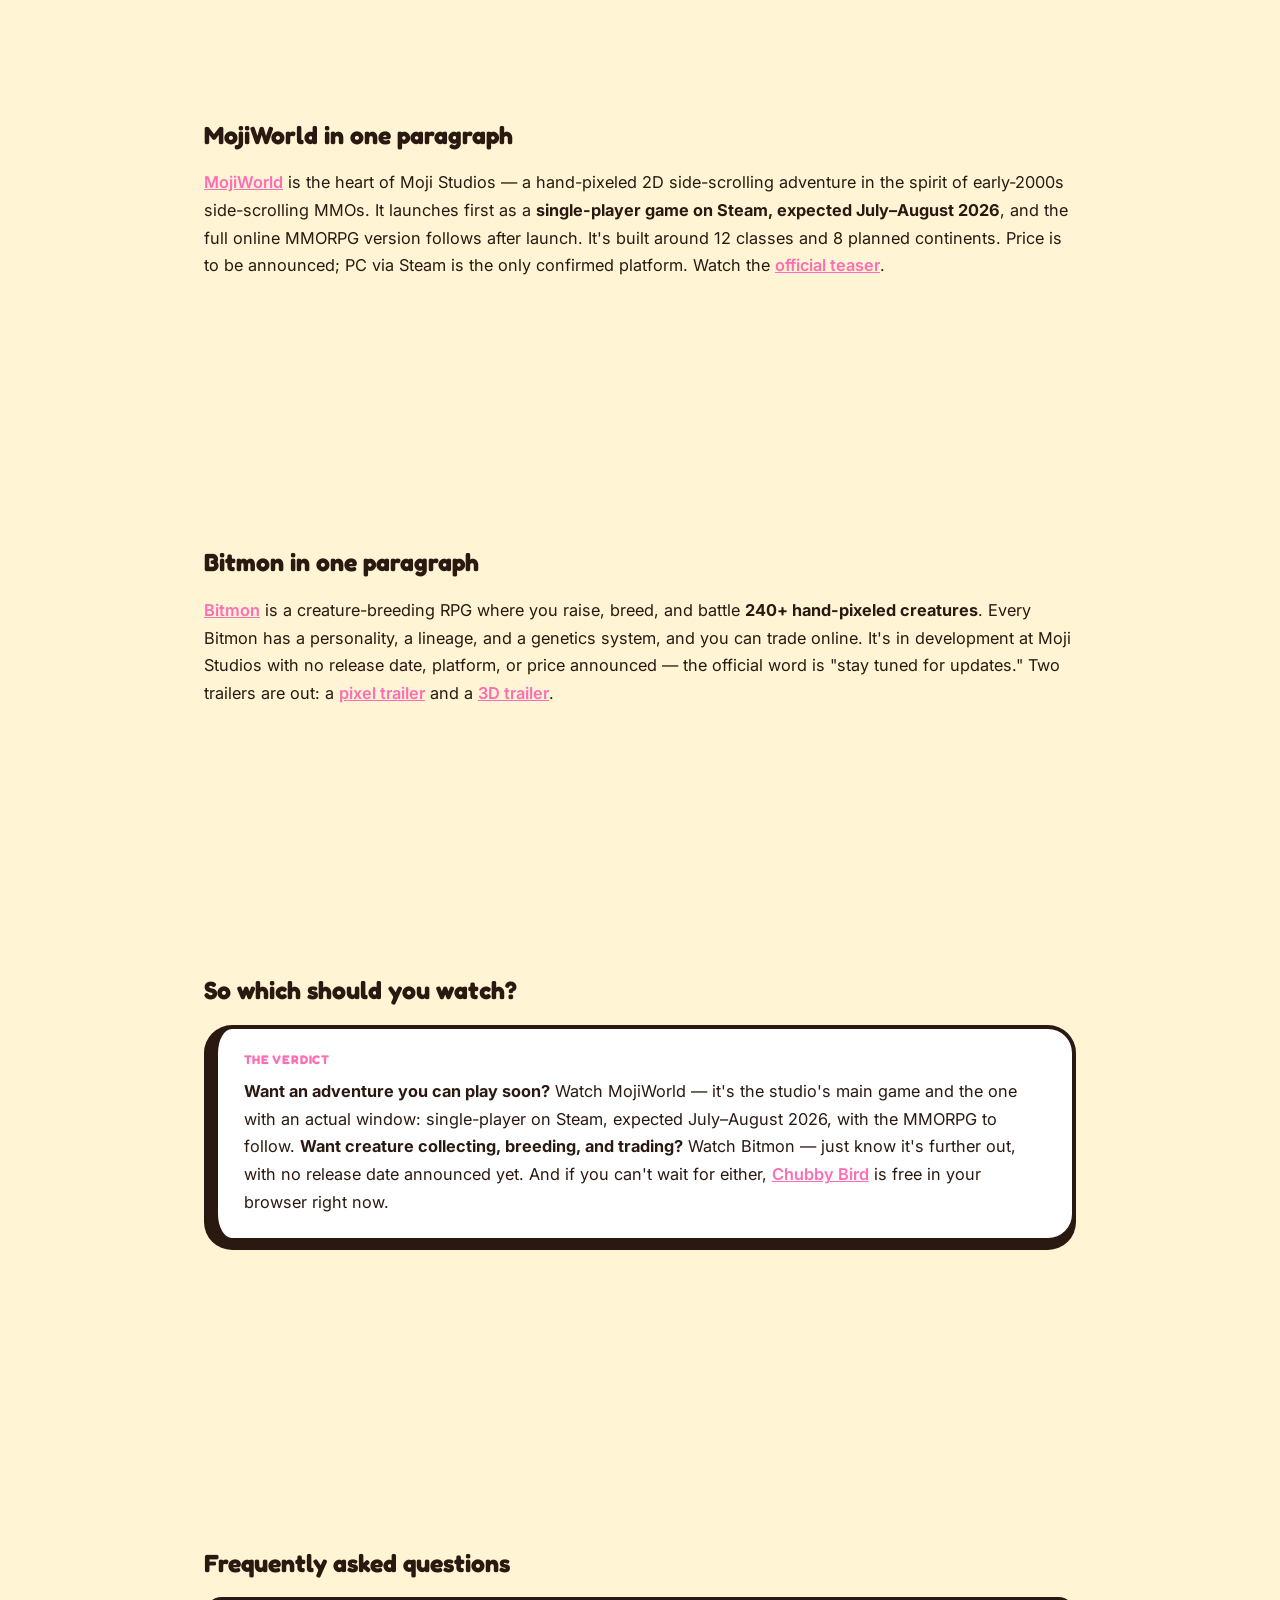
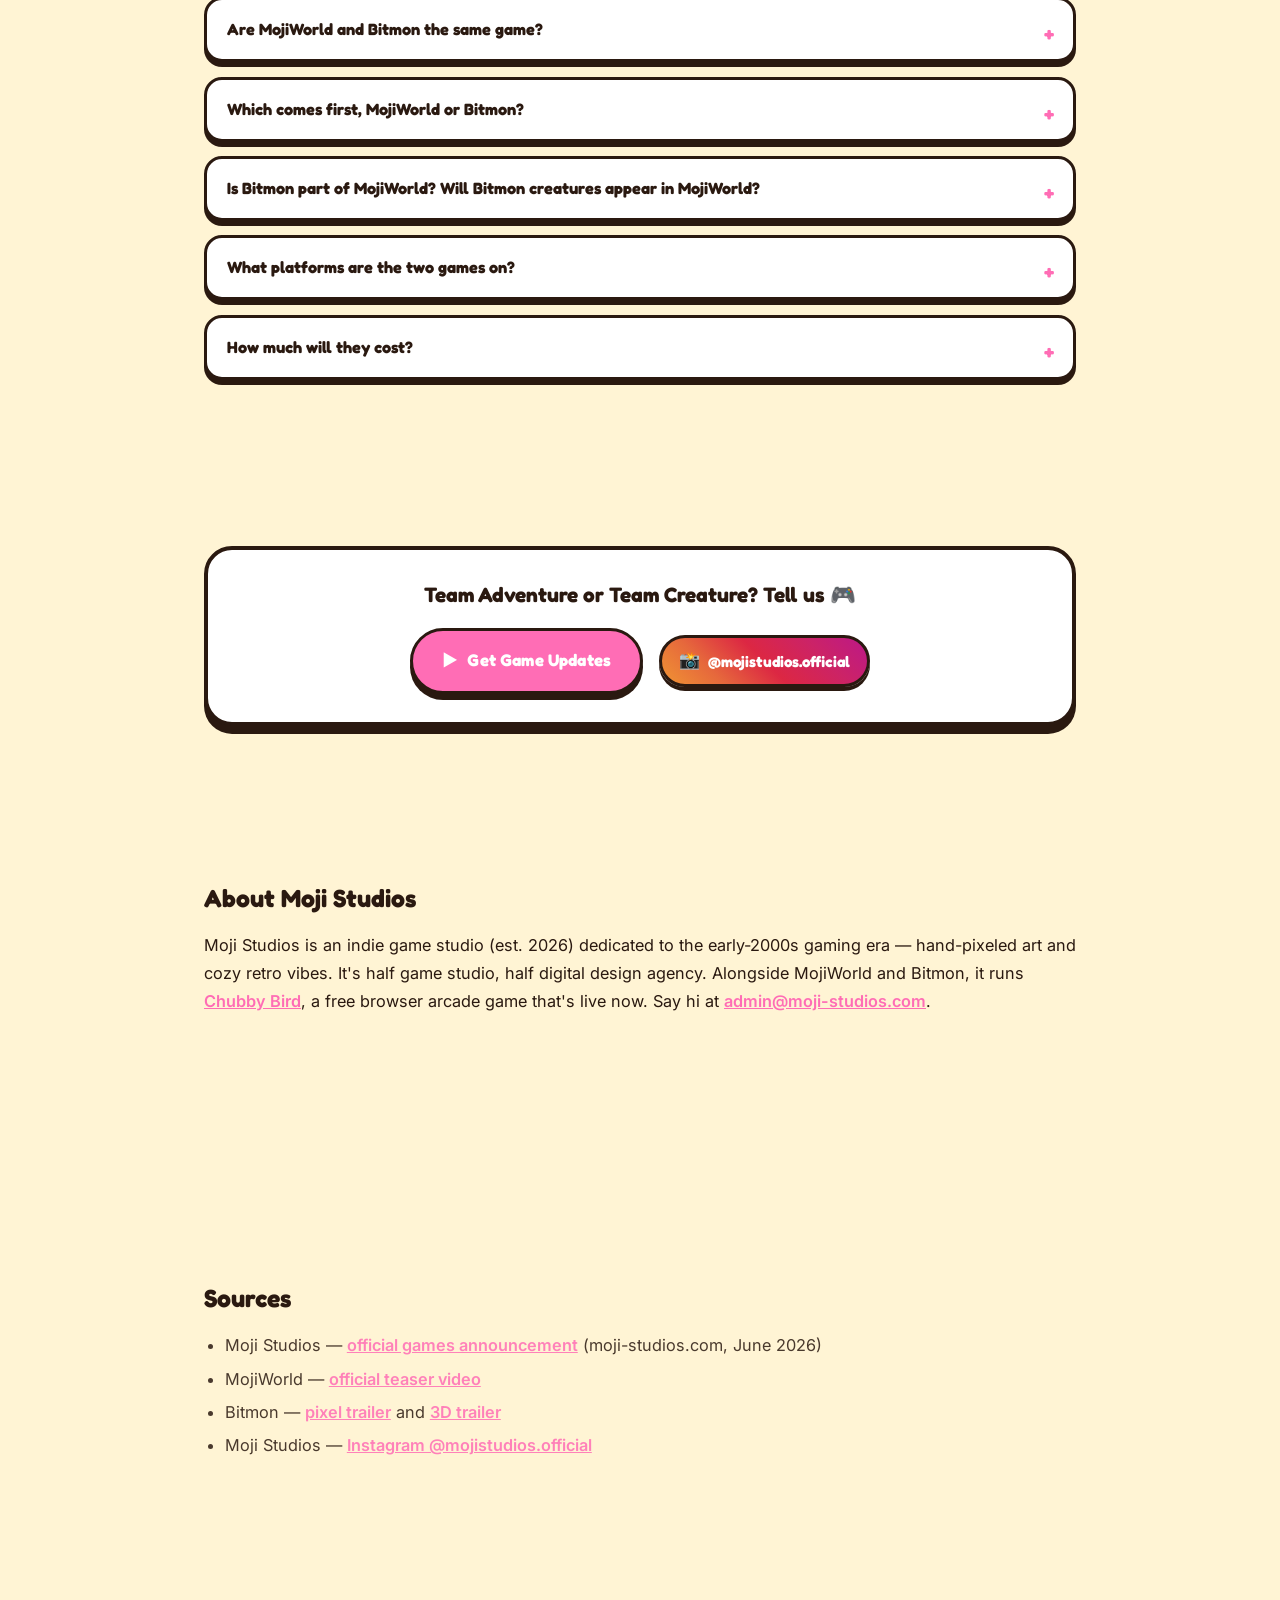
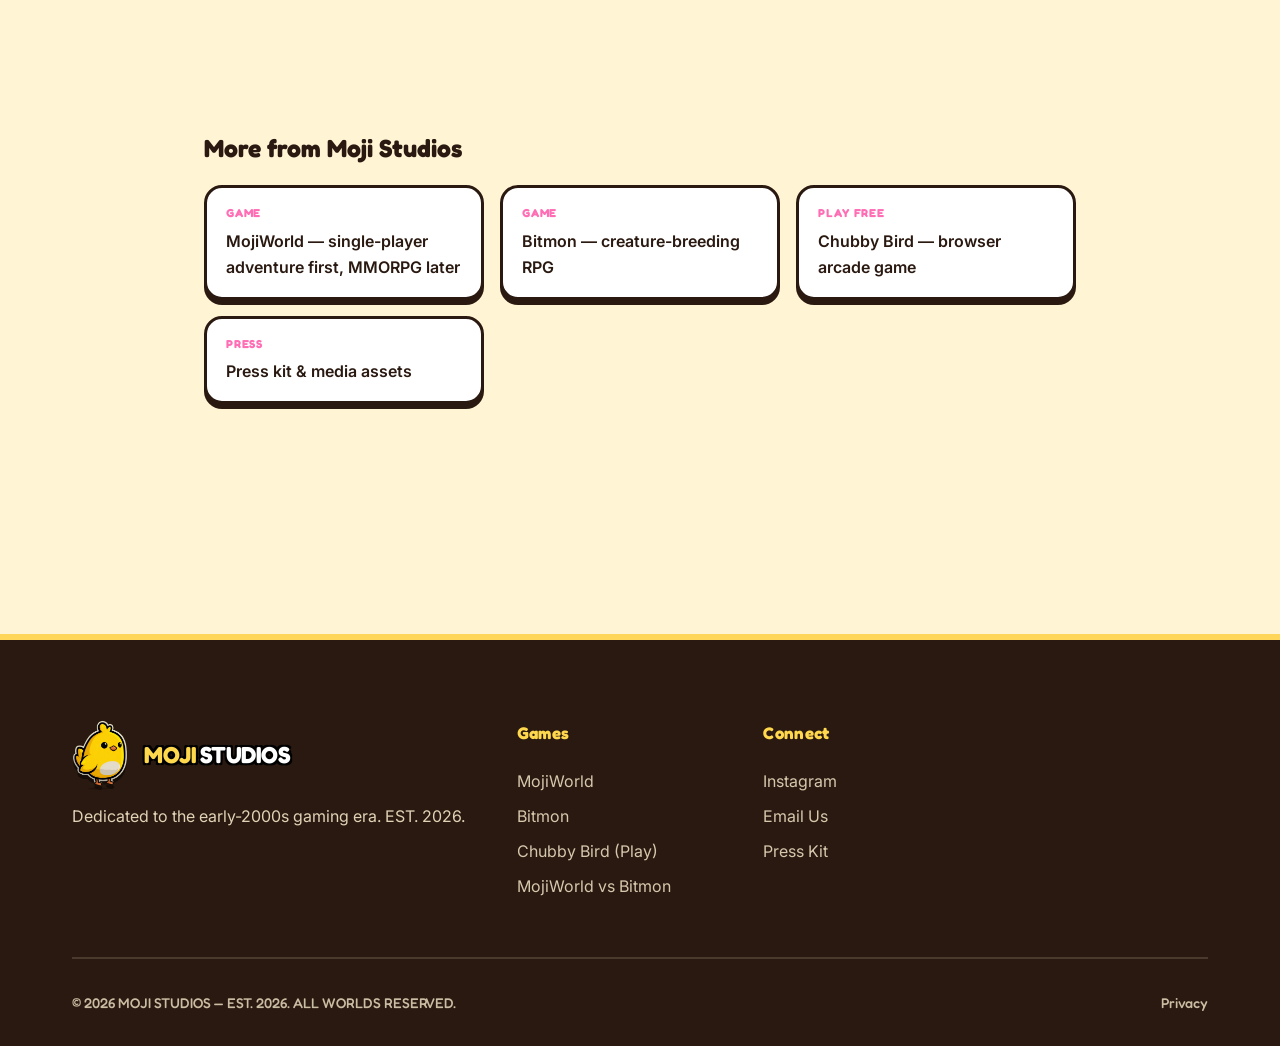
<file: games/mojiworld-vs-bitmon/index.html>
<!DOCTYPE html>
<html lang="en">
<head>
<meta charset="UTF-8" />
<meta name="viewport" content="width=device-width, initial-scale=1.0" />
<title>MojiWorld vs Bitmon — What's the Difference? Full Comparison | Moji Studios</title>
<meta name="description" content="MojiWorld vs Bitmon compared: MojiWorld is a 2D side-scrolling adventure launching on Steam (expected July–August 2026); Bitmon is a creature-breeding RPG still in development." />
<meta name="author" content="Moji Studios" />
<meta name="theme-color" content="#fcc41c" />
<link rel="canonical" href="https://moji-studios.com/games/mojiworld-vs-bitmon/" />
<link rel="icon" type="image/svg+xml" href="/favicon.svg" />

<!-- Open Graph -->
<meta property="og:type" content="website" />
<meta property="og:site_name" content="Moji Studios" />
<meta property="og:url" content="https://moji-studios.com/games/mojiworld-vs-bitmon/" />
<meta property="og:title" content="MojiWorld vs Bitmon — What's the Difference?" />
<meta property="og:description" content="Two different Moji Studios games compared side by side: the 2D side-scrolling adventure launching first on Steam vs the creature-breeding RPG in development." />
<meta property="og:image" content="https://moji-studios.com/og-image.png" />
<meta property="og:image:width" content="1200" />
<meta property="og:image:height" content="630" />
<meta property="og:image:alt" content="MojiWorld vs Bitmon by Moji Studios" />

<!-- Twitter / X -->
<meta name="twitter:card" content="summary_large_image" />
<meta name="twitter:title" content="MojiWorld vs Bitmon — What's the Difference?" />
<meta name="twitter:description" content="Two different Moji Studios games compared side by side: 2D side-scrolling adventure vs creature-breeding RPG." />
<meta name="twitter:image" content="https://moji-studios.com/og-image.png" />

<link rel="preconnect" href="https://fonts.googleapis.com" />
<link rel="preconnect" href="https://fonts.gstatic.com" crossorigin />
<link href="https://fonts.googleapis.com/css2?family=Fredoka:wght@400;500;600;700&family=Press+Start+2P&family=VT323&family=Inter:wght@300;400;500;600;700;800&display=swap" rel="stylesheet" />
<link rel="stylesheet" href="/styles.css?v=20260613i" />

<script type="application/ld+json">
{
  "@context": "https://schema.org",
  "@graph": [
    {
      "@type": "Article",
      "headline": "MojiWorld vs Bitmon: what's the difference?",
      "description": "A side-by-side comparison of MojiWorld and Bitmon, the two upcoming games from indie studio Moji Studios.",
      "url": "https://moji-studios.com/games/mojiworld-vs-bitmon/",
      "image": "https://moji-studios.com/og-image.png",
      "author": { "@type": "Organization", "name": "Moji Studios", "url": "https://moji-studios.com" },
      "publisher": { "@type": "Organization", "name": "Moji Studios", "url": "https://moji-studios.com" },
      "about": [
        { "@type": "VideoGame", "name": "MojiWorld", "url": "https://moji-studios.com/games/mojiworld/" },
        { "@type": "VideoGame", "name": "Bitmon", "url": "https://moji-studios.com/games/bitmon/" }
      ]
    },
    {
      "@type": "FAQPage",
      "mainEntity": [
        {
          "@type": "Question",
          "name": "Are MojiWorld and Bitmon the same game?",
          "acceptedAnswer": { "@type": "Answer", "text": "No. They are two separate games from the same studio, Moji Studios. MojiWorld is a 2D side-scrolling adventure (the studio's main game); Bitmon is a creature-breeding RPG." }
        },
        {
          "@type": "Question",
          "name": "Which comes first, MojiWorld or Bitmon?",
          "acceptedAnswer": { "@type": "Answer", "text": "MojiWorld. It launches first as a single-player game on Steam, expected July–August 2026. Bitmon is still in development with no release date announced." }
        },
        {
          "@type": "Question",
          "name": "Is Bitmon part of MojiWorld?",
          "acceptedAnswer": { "@type": "Answer", "text": "Nothing like that has been announced. As of now they are presented as two separate games, each with its own trailers and development track." }
        }
      ]
    },
    {
      "@type": "BreadcrumbList",
      "itemListElement": [
        { "@type": "ListItem", "position": 1, "name": "Home", "item": "https://moji-studios.com/" },
        { "@type": "ListItem", "position": 2, "name": "Games", "item": "https://moji-studios.com/games/" },
        { "@type": "ListItem", "position": 3, "name": "MojiWorld vs Bitmon", "item": "https://moji-studios.com/games/mojiworld-vs-bitmon/" }
      ]
    }
  ]
}
</script>
</head>
<body class="subpage">

<header class="nav">
  <div class="nav-inner">
    <a href="/" class="nav-logo">
      <span class="logo-icon" aria-hidden="true">
        <img src="/moji-logo-chick.png" alt="" width="44" height="48" />
      </span>
      <span class="logo-text">MOJI<span class="logo-text-accent">STUDIOS</span></span>
    </a>
    <nav class="nav-links" aria-label="Primary">
      <a href="/games/"><span class="nav-num">01</span> Games</a>
      <a href="/games/#services"><span class="nav-num">02</span> Design</a>
      <a href="/games/#mascots"><span class="nav-num">03</span> The Cast</a>
      <a href="/games/#merch"><span class="nav-num">04</span> Merch</a>
      <a href="/games/#contact" class="nav-cta">Press Start</a>
    </nav>
    <button class="nav-toggle" aria-label="Toggle menu" aria-expanded="false">
      <span></span><span></span><span></span>
    </button>
  </div>
</header>

<main class="subpage-main">
  <nav class="breadcrumbs" aria-label="Breadcrumb">
    <a href="/">Home</a> <span class="crumb-sep">›</span>
    <a href="/games/">Games</a> <span class="crumb-sep">›</span>
    <span class="crumb-here">MojiWorld vs Bitmon</span>
  </nav>

  <h1 class="page-headline">MojiWorld vs Bitmon: what's the difference?</h1>
  <div class="article-meta">
    <span>By <strong>the Moji Studios team</strong></span>
    <span>Updated <strong>June 13, 2026</strong></span>
    <span>Type: <strong>Side-by-side comparison</strong></span>
  </div>

  <div class="answer-box">
    <span class="answer-label">⚡ Quick answer</span>
    <p><strong>MojiWorld and Bitmon are two different upcoming games from Moji Studios — not the same game.</strong> MojiWorld is the studio's main game: a hand-pixeled 2D side-scrolling adventure launching first as a single-player title on Steam, expected July–August 2026, with a full online MMORPG to follow. Bitmon is a creature-breeding RPG with 240+ hand-pixeled creatures, still in development with no release date announced.</p>
  </div>

  <section class="content-section">
    <h2>The comparison at a glance</h2>
    <table class="compare-table">
      <thead>
        <tr>
          <th scope="col"></th>
          <th scope="col">MojiWorld</th>
          <th scope="col">Bitmon</th>
        </tr>
      </thead>
      <tbody>
        <tr>
          <th scope="row">Genre</th>
          <td>2D side-scrolling adventure (online MMORPG planned after launch)</td>
          <td>Creature-breeding RPG</td>
        </tr>
        <tr>
          <th scope="row">Status</th>
          <td>Main game — Steam launch upcoming</td>
          <td>In development — "stay tuned for updates"</td>
        </tr>
        <tr>
          <th scope="row">Release window</th>
          <td>Expected July–August 2026 (announced June 2026 as "1–2 months out")</td>
          <td>No release date announced</td>
        </tr>
        <tr>
          <th scope="row">Platform</th>
          <td>PC (Steam)</td>
          <td>To be announced</td>
        </tr>
        <tr>
          <th scope="row">Modes</th>
          <td>Single-player at launch; full online MMORPG follows after</td>
          <td>Includes online trading; full mode details to be announced</td>
        </tr>
        <tr>
          <th scope="row">Core hook</th>
          <td>Exploration — pick one of 12 classes and adventure across a hand-pixeled world with 8 continents planned</td>
          <td>Collecting — raise, breed, and battle 240+ creatures, each with personality, lineage, and a genetics system, plus online trading</td>
        </tr>
        <tr>
          <th scope="row">Price</th>
          <td>To be announced</td>
          <td>To be announced</td>
        </tr>
      </tbody>
    </table>
  </section>

  <section class="content-section">
    <h2>MojiWorld in one paragraph</h2>
    <p><a href="/games/mojiworld/">MojiWorld</a> is the heart of Moji Studios — a hand-pixeled 2D side-scrolling adventure in the spirit of early-2000s side-scrolling MMOs. It launches first as a <strong>single-player game on Steam, expected July–August 2026</strong>, and the full online MMORPG version follows after launch. It's built around 12 classes and 8 planned continents. Price is to be announced; PC via Steam is the only confirmed platform. Watch the <a href="/mojiworld_teaser.mp4">official teaser</a>.</p>
  </section>

  <section class="content-section">
    <h2>Bitmon in one paragraph</h2>
    <p><a href="/games/bitmon/">Bitmon</a> is a creature-breeding RPG where you raise, breed, and battle <strong>240+ hand-pixeled creatures</strong>. Every Bitmon has a personality, a lineage, and a genetics system, and you can trade online. It's in development at Moji Studios with no release date, platform, or price announced — the official word is "stay tuned for updates." Two trailers are out: a <a href="/bitmon-promo.mp4">pixel trailer</a> and a <a href="/bitmon-promo-2.mp4">3D trailer</a>.</p>
  </section>

  <section class="content-section">
    <h2>So which should you watch?</h2>
    <div class="verdict-box">
      <div class="verdict-label">The verdict</div>
      <p><strong>Want an adventure you can play soon?</strong> Watch MojiWorld — it's the studio's main game and the one with an actual window: single-player on Steam, expected July–August 2026, with the MMORPG to follow. <strong>Want creature collecting, breeding, and trading?</strong> Watch Bitmon — just know it's further out, with no release date announced yet. And if you can't wait for either, <a href="/chubbybird/">Chubby Bird</a> is free in your browser right now.</p>
    </div>
  </section>

  <section class="content-section">
    <h2>Frequently asked questions</h2>
    <div class="faq-list">
      <details>
        <summary>Are MojiWorld and Bitmon the same game?</summary>
        <p>No. They're two separate games from the same indie studio, Moji Studios. MojiWorld is a 2D side-scrolling adventure; Bitmon is a creature-breeding RPG.</p>
      </details>
      <details>
        <summary>Which comes first, MojiWorld or Bitmon?</summary>
        <p>MojiWorld. It launches first as a single-player game on Steam, expected July–August 2026. Bitmon is still in development with no release date announced.</p>
      </details>
      <details>
        <summary>Is Bitmon part of MojiWorld? Will Bitmon creatures appear in MojiWorld?</summary>
        <p>Nothing like that has been announced. Right now they're presented as two separate games, each with its own trailers and development track.</p>
      </details>
      <details>
        <summary>What platforms are the two games on?</summary>
        <p>MojiWorld launches on PC via Steam. Bitmon's platform hasn't been announced yet.</p>
      </details>
      <details>
        <summary>How much will they cost?</summary>
        <p>Pricing hasn't been announced for either game. Follow Moji Studios on Instagram or email the studio for announcements.</p>
      </details>
    </div>
  </section>

  <div class="page-cta">
    <p class="page-cta-title">Team Adventure or Team Creature? Tell us 🎮</p>
    <a href="mailto:admin@moji-studios.com?subject=MojiWorld%20%2B%20Bitmon%20updates" class="btn btn-primary"><span class="btn-arrow">▶</span> Get Game Updates</a>
    <a href="https://www.instagram.com/mojistudios.official/" target="_blank" rel="noopener noreferrer" class="social-link social-link-ig"><span class="social-link-icon" aria-hidden="true">📸</span> @mojistudios.official</a>
  </div>

  <section class="content-section">
    <h2>About Moji Studios</h2>
    <p>Moji Studios is an indie game studio (est. 2026) dedicated to the early-2000s gaming era — hand-pixeled art and cozy retro vibes. It's half game studio, half digital design agency. Alongside MojiWorld and Bitmon, it runs <a href="/chubbybird/">Chubby Bird</a>, a free browser arcade game that's live now. Say hi at <a href="mailto:admin@moji-studios.com">admin@moji-studios.com</a>.</p>
  </section>

  <section class="content-section">
    <h2>Sources</h2>
    <ul class="cite-list">
      <li>Moji Studios — <a href="/games/#games">official games announcement</a> (moji-studios.com, June 2026)</li>
      <li>MojiWorld — <a href="/mojiworld_teaser.mp4">official teaser video</a></li>
      <li>Bitmon — <a href="/bitmon-promo.mp4">pixel trailer</a> and <a href="/bitmon-promo-2.mp4">3D trailer</a></li>
      <li>Moji Studios — <a href="https://www.instagram.com/mojistudios.official/" target="_blank" rel="noopener noreferrer">Instagram @mojistudios.official</a></li>
    </ul>
  </section>

  <section class="content-section">
    <h2>More from Moji Studios</h2>
    <div class="related-links">
      <a href="/games/mojiworld/"><span class="related-kicker">Game</span> MojiWorld — single-player adventure first, MMORPG later</a>
      <a href="/games/bitmon/"><span class="related-kicker">Game</span> Bitmon — creature-breeding RPG</a>
      <a href="/games/chubby-bird/"><span class="related-kicker">Play free</span> Chubby Bird — browser arcade game</a>
      <a href="/press/"><span class="related-kicker">Press</span> Press kit &amp; media assets</a>
    </div>
  </section>
</main>

<footer class="footer">
  <div class="container">
    <div class="footer-grid">
      <div class="footer-brand">
        <div class="footer-brand-row">
          <img class="footer-chick" src="/moji-chick.png" alt="" aria-hidden="true" />
          <div class="nav-logo">
            <span class="logo-text">MOJI<span class="logo-text-accent">STUDIOS</span></span>
          </div>
        </div>
        <p>Dedicated to the early-2000s gaming era. EST. 2026.</p>
      </div>
      <div class="footer-col">
        <h4>Games</h4>
        <a href="/games/mojiworld/">MojiWorld</a>
        <a href="/games/bitmon/">Bitmon</a>
        <a href="/chubbybird/">Chubby Bird (Play)</a>
        <a href="/games/mojiworld-vs-bitmon/">MojiWorld vs Bitmon</a>
      </div>
      <div class="footer-col">
        <h4>Connect</h4>
        <a href="https://www.instagram.com/mojistudios.official/" target="_blank" rel="noopener noreferrer">Instagram</a>
        <a href="mailto:admin@moji-studios.com">Email Us</a>
        <a href="/press/">Press Kit</a>
      </div>
    </div>
    <div class="footer-bottom">
      <div>© 2026 MOJI STUDIOS — EST. 2026. ALL WORLDS RESERVED.</div>
      <div class="footer-links">
        <a href="/privacy/">Privacy</a>
      </div>
    </div>
  </div>
</footer>

<script src="/script.js?v=20260624c"></script>
</body>
</html>
</file>
<file: styles.css>
/* =========================================================
   MOJI STUDIOS — stylesheet
   Theme: sunny yellow + cream + brown cartoon mascot vibe.
   Driven by the Moji logo — chunky, friendly, playful.
   ========================================================= */

:root {
  /* Brand */
  --bg:         #fcc41c;  /* sunny amber-yellow — main brand color */
  --bg-2:       #ffd65a;  /* lighter yellow */
  --bg-card:    #ffffff;  /* white cards */
  --bg-cream:   #fff4d4;  /* warm cream */
  --bg-deep:    #e59f0d;  /* darker yellow-orange */

  --ink:        #2a1910;  /* rich dark brown (primary text + outlines) */
  --ink-dim:    #5a3a28;
  --ink-faded:  #8a6a50;

  /* Accent pops */
  --accent:    #ff6db5;   /* candy pink */
  --accent-2:  #5ec6ff;   /* sky blue */
  --accent-3:  #ff9454;   /* peach */
  --accent-4:  #b48aff;   /* lavender */
  --accent-5:  #7fd490;   /* mint */

  /* Mascot palette */
  --cream-fur:  #fff0c8;
  --mocha:      #a0663a;
  --blush:      #ff8ab0;
  --brand-yellow: #ffd84d;

  --border-strong: 3px solid var(--ink);
  --border-thin:   2px solid var(--ink);

  /* Chunky cartoon shadows */
  --shadow-sm:   0 3px 0 var(--ink);
  --shadow-md:   0 6px 0 var(--ink);
  --shadow-lg:   0 10px 0 var(--ink);
  --shadow-soft: 0 10px 30px rgba(42,25,16,0.15);
  --shadow-card: 0 10px 30px rgba(42,25,16,0.12), 0 6px 0 var(--ink);

  --radius:     18px;
  --radius-sm:  10px;
  --radius-lg:  28px;

  --font-display: 'Fredoka', 'Inter', system-ui, sans-serif;
  --font-pixel:   'Press Start 2P', monospace;
  --font-sans:    'Inter', system-ui, -apple-system, sans-serif;

  --container: 1200px;
}

* { margin:0; padding:0; box-sizing:border-box; }

html { scroll-behavior: smooth; }

/* ---------- Custom cursor (pixel-art strawberry cake) ---------- */
html, body {
  cursor: url('cursor-cake.png') 16 4, auto;
}
a, button, .btn, .game-card, .mascot-card, .mood-chip, .nav-cta,
.game-link, .magnetic, .scroll-indicator, label, summary, input,
textarea, select, [role="button"], [tabindex] {
  cursor: url('cursor-cake.png') 16 4, pointer;
}

/* ---------- Cursor-following glow (futuristic accent) ---------- */
.cursor-glow {
  position: fixed;
  top: 0; left: 0;
  width: 360px; height: 360px;
  border-radius: 50%;
  background: radial-gradient(circle,
    rgba(255,109,181,0.32) 0%,
    rgba(94,198,255,0.18) 35%,
    transparent 70%);
  pointer-events: none;
  transform: translate(-50%, -50%);
  z-index: 9998;
  mix-blend-mode: screen;
  filter: blur(28px);
  opacity: 0;
  transition: opacity 0.25s ease;
  will-change: left, top;
}
.cursor-glow.is-active { opacity: 1; }
@media (prefers-reduced-motion: reduce) {
  .cursor-glow { display: none; }
}
@media (hover: none) {
  .cursor-glow { display: none; }
}

/* ---------- Scroll progress bar ---------- */
.scroll-progress {
  position: fixed;
  top: 0; left: 0;
  width: 0%;
  height: 4px;
  background: linear-gradient(90deg, var(--accent), var(--accent-3), var(--accent-5), var(--accent-2));
  z-index: 9999;
  transition: width 0.08s linear;
  box-shadow: 0 1px 8px rgba(255,109,181,0.5);
  pointer-events: none;
}

body {
  font-family: var(--font-sans);
  color: var(--ink);
  /* yellow base + radial gradients moved to .bg-base for layering with bg-pattern */
  background: transparent;
  min-height: 100vh;
  line-height: 1.65;
  overflow-x: hidden;
  -webkit-font-smoothing: antialiased;
  text-rendering: optimizeLegibility;
  font-weight: 400;
}

/* ---------- Page-wide background theme (wallpaper visible across all sections) ---------- */
.bg-base {
  position: fixed;
  inset: 0;
  z-index: -3;
  pointer-events: none;
  background: var(--bg);
  background-image:
    radial-gradient(circle at 10% 0%,  rgba(255,255,255,0.25), transparent 45%),
    radial-gradient(circle at 90% 10%, rgba(255,255,255,0.18), transparent 50%),
    radial-gradient(circle at 50% 100%, rgba(229,159,13,0.25), transparent 60%);
}
.bg-pattern {
  position: fixed;
  inset: 0;
  width: 100vw;
  height: 100vh;
  object-fit: cover;
  z-index: -2;
  opacity: 0.92;
  pointer-events: none;
  will-change: transform;
  transform: translate3d(0, 0, 0) scale(1.06);
}
.bg-overlay {
  position: fixed;
  inset: 0;
  z-index: -1;
  pointer-events: none;
  /* very light tint — pattern dominates */
  background:
    radial-gradient(ellipse at 50% 0%, transparent, rgba(252,196,28, 0.05) 70%),
    linear-gradient(180deg, rgba(252,196,28, 0.04) 0%, rgba(252,196,28, 0.08) 100%);
}
@media (prefers-reduced-motion: reduce) {
  .bg-pattern { opacity: 0.4; }
}

/* ---------- Manifesto break (oversize editorial statement) ---------- */
.manifesto {
  padding: 9rem 2rem;
  background: rgba(252, 196, 28, 0.32);
  backdrop-filter: blur(4px);
  -webkit-backdrop-filter: blur(4px);
  border-top: 3px solid var(--ink);
  border-bottom: 3px solid var(--ink);
  text-align: center;
  position: relative;
  overflow: hidden;
}
.manifesto::before,
.manifesto::after {
  content: '';
  position: absolute;
  width: 320px; height: 320px;
  border-radius: 50%;
  border: 3px solid var(--ink);
  opacity: 0.18;
  pointer-events: none;
}
.manifesto::before {
  top: -100px; left: -120px;
  background: var(--accent);
}
.manifesto::after {
  bottom: -120px; right: -140px;
  background: var(--accent-2);
}
.manifesto-inner {
  position: relative;
  z-index: 1;
  max-width: 880px;
  margin: 0 auto;
}
.manifesto-eyebrow {
  font-family: var(--font-display);
  font-weight: 700;
  font-size: 0.92rem;
  letter-spacing: 0.25em;
  color: var(--ink);
  margin-bottom: 1.5rem;
  text-transform: uppercase;
}
.manifesto-statement {
  font-family: var(--font-display);
  font-weight: 700;
  font-size: clamp(2.4rem, 6vw, 4.8rem);
  line-height: 1.1;
  letter-spacing: -0.025em;
  color: var(--ink);
  margin-bottom: 2rem;
}
.manifesto-statement em {
  font-style: normal;
  color: var(--accent);
  text-shadow:
    -3px -3px 0 var(--ink),
     3px -3px 0 var(--ink),
    -3px  3px 0 var(--ink),
     3px  3px 0 var(--ink);
}
.manifesto-body {
  font-family: var(--font-sans);
  font-weight: 500;
  font-size: clamp(1.1rem, 1.4vw, 1.3rem);
  line-height: 1.65;
  color: var(--ink-dim);
  max-width: 640px;
  margin: 0 auto 2.5rem;
}
.manifesto-body em {
  font-style: italic;
  color: var(--ink);
  font-weight: 600;
}
.manifesto-tagline {
  font-family: var(--font-display);
  font-weight: 700;
  font-size: 1.4rem;
  letter-spacing: 0.05em;
  color: var(--accent);
  text-transform: uppercase;
}

/* ---------- Closing oversize statement (before contact) ---------- */
.closing-statement {
  padding: 7rem 2rem;
  background:
    linear-gradient(180deg, rgba(255,244,212, 0.5) 0%, rgba(252,196,28, 0.35) 100%);
  backdrop-filter: blur(5px);
  -webkit-backdrop-filter: blur(5px);
  border-top: 3px solid var(--ink);
  text-align: center;
  position: relative;
  overflow: hidden;
}
.closing-inner {
  max-width: 900px;
  margin: 0 auto;
  position: relative;
}
.closing-text {
  font-family: var(--font-display);
  font-weight: 700;
  font-size: clamp(3.5rem, 11vw, 8rem);
  line-height: 1;
  letter-spacing: -0.03em;
  color: var(--ink);
  margin: 0;
}
.closing-text em {
  font-style: normal;
  color: var(--accent);
  text-shadow:
    -4px -4px 0 var(--ink),
     4px -4px 0 var(--ink),
    -4px  4px 0 var(--ink),
     4px  4px 0 var(--ink),
     0 14px 0 rgba(0,0,0,0.15);
}
.closing-chick {
  width: 120px;
  height: auto;
  margin-top: 2rem;
  filter: drop-shadow(0 8px 0 rgba(0,0,0,0.2));
  animation: closing-bob 2.6s ease-in-out infinite;
}
@keyframes closing-bob {
  0%, 100% { transform: translateY(0) rotate(-3deg); }
  50%      { transform: translateY(-10px) rotate(4deg); }
}

/* (mascots-bg removed — pattern now lives at body level as a page-wide theme) */

/* ---------- Services / Two main gigs ---------- */
.services {
  padding: 7rem 0;
  background: rgba(255,255,255, 0.62);
  backdrop-filter: blur(8px);
  -webkit-backdrop-filter: blur(8px);
  border-top: 3px solid var(--ink);
  border-bottom: 3px solid var(--ink);
  position: relative;
}
.services-grid {
  display: grid;
  grid-template-columns: repeat(2, 1fr);
  gap: 2rem;
  margin-top: 3rem;
}
.service-card {
  position: relative;
  padding: 2.5rem 2.25rem 2.25rem;
  background: #fff;
  border: 4px solid var(--ink);
  border-radius: var(--radius-lg);
  box-shadow: 0 10px 0 var(--ink);
  transition: transform 0.18s ease, box-shadow 0.18s ease;
}
.service-card[data-service="games"]  { background: linear-gradient(180deg, #fff 0%, #ffe9c4 100%); }
.service-card[data-service="design"] { background: linear-gradient(180deg, #fff 0%, #ffd4e5 100%); }
.service-card:hover {
  transform: translate(-3px, -5px);
  box-shadow: 14px 16px 0 var(--ink);
}
.service-num {
  position: absolute;
  top: -12px; right: 22px;
  font-family: var(--font-display);
  font-weight: 700;
  font-size: 0.85rem;
  letter-spacing: 0.1em;
  color: #fff;
  background: var(--accent);
  padding: 0.35rem 0.85rem;
  border-radius: 999px;
  border: 2px solid var(--ink);
  box-shadow: 0 3px 0 var(--ink);
}
.service-card[data-service="design"] .service-num { background: var(--accent-2); }
.service-icon {
  font-size: 3rem;
  margin-bottom: 0.5rem;
  display: inline-block;
  filter: drop-shadow(0 4px 0 rgba(0,0,0,0.18));
}
.service-card h3 {
  font-family: var(--font-display);
  font-weight: 700;
  font-size: 1.85rem;
  letter-spacing: -0.02em;
  color: var(--ink);
  margin-bottom: 0.85rem;
}
.service-card p {
  font-size: 1.02rem;
  color: var(--ink-dim);
  line-height: 1.7;
  margin-bottom: 1.5rem;
}
.service-card p strong { color: var(--ink); font-weight: 700; }
.service-link {
  display: inline-flex;
  align-items: center;
  gap: 0.4rem;
  font-family: var(--font-display);
  font-weight: 700;
  font-size: 1rem;
  color: var(--ink);
  text-decoration: none;
  background: var(--bg-2);
  padding: 0.7rem 1.2rem;
  border: 3px solid var(--ink);
  border-radius: 999px;
  box-shadow: 0 4px 0 var(--ink);
  transition: transform 0.12s ease, box-shadow 0.12s ease;
}
.service-link:hover {
  transform: translateY(-2px);
  box-shadow: 0 6px 0 var(--ink);
}
.service-link:active {
  transform: translateY(2px);
  box-shadow: 0 2px 0 var(--ink);
}

/* ---------- Merch (in production) ---------- */
.merch {
  padding: 7rem 0;
  background: rgba(255,244,212, 0.62);
  backdrop-filter: blur(8px);
  -webkit-backdrop-filter: blur(8px);
  border-top: 3px solid var(--ink);
  border-bottom: 3px solid var(--ink);
}
.merch-grid {
  display: grid;
  grid-template-columns: repeat(3, 1fr);
  gap: 1.5rem;
  margin-top: 3rem;
}
.merch-card {
  background: #fff;
  border: 3px solid var(--ink);
  border-radius: var(--radius-lg);
  overflow: hidden;
  box-shadow: 0 8px 0 var(--ink);
  display: flex;
  flex-direction: column;
  transition: transform 0.18s ease, box-shadow 0.18s ease;
}
.merch-card:hover {
  transform: translate(-3px, -5px);
  box-shadow: 12px 14px 0 var(--ink);
}
.merch-art {
  position: relative;
  aspect-ratio: 1 / 1;
  display: flex;
  align-items: center;
  justify-content: center;
  border-bottom: 3px solid var(--ink);
  overflow: hidden;
}
.merch-card[data-merch="plush"]   .merch-art { background: linear-gradient(135deg, #ffe9c4 0%, #ffd4e5 100%); }

/* ---------- Plushie card cinematic effects ---------- */
.merch-art-plush {
  background: radial-gradient(ellipse at 50% 60%, #2a1910 0%, #1a0f08 60%, #0a0604 100%) !important;
  isolation: isolate;
}
.merch-art-plush .merch-art-video {
  position: absolute;
  inset: 0;
  width: 100%;
  height: 100%;
  object-fit: cover;
  display: block;
  z-index: 3;
  /* Plushie video sits between halo (z=2) and embers (z=4) */
}

/* 1) Pulsing gold halo behind the subject */
.fx-halo {
  position: absolute;
  left: 50%;
  top: 55%;
  width: 78%;
  aspect-ratio: 1;
  transform: translate(-50%, -50%);
  background: radial-gradient(circle at 50% 50%,
    rgba(255,212,94, 0.65) 0%,
    rgba(255,180,60, 0.45) 30%,
    rgba(255,148,84, 0.18) 55%,
    transparent 75%);
  border-radius: 50%;
  filter: blur(6px);
  z-index: 2;
  animation: fx-halo-pulse 6.5s ease-in-out infinite;
  pointer-events: none;
}
@keyframes fx-halo-pulse {
  0%, 100% { transform: translate(-50%, -50%) scale(0.92); opacity: 0.75; }
  50%      { transform: translate(-50%, -50%) scale(1.08); opacity: 1; }
}

/* 2) Two bokeh drift layers — large soft orbs + small sharp sparks */
.fx-bokeh {
  position: absolute;
  inset: -10%;
  z-index: 1;
  pointer-events: none;
  background-repeat: repeat;
  background-size: 400px 400px;
  will-change: transform;
}
.fx-bokeh-orbs {
  background-image:
    radial-gradient(circle at 18% 32%, rgba(255,225,140, 0.55), transparent 35%),
    radial-gradient(circle at 72% 18%, rgba(255,200, 90, 0.45), transparent 40%),
    radial-gradient(circle at 88% 78%, rgba(255,235,170, 0.50), transparent 38%),
    radial-gradient(circle at 28% 86%, rgba(255,210,110, 0.40), transparent 42%);
  filter: blur(28px);
  animation: fx-bokeh-drift 22s linear infinite;
}
.fx-bokeh-sparks {
  background-image:
    radial-gradient(circle at 12% 22%, rgba(255,250,200, 0.95), transparent 18%),
    radial-gradient(circle at 64% 44%, rgba(255,240,180, 0.85), transparent 14%),
    radial-gradient(circle at 30% 70%, rgba(255,245,200, 0.90), transparent 16%),
    radial-gradient(circle at 82% 88%, rgba(255,250,220, 0.85), transparent 12%),
    radial-gradient(circle at 50% 12%, rgba(255,235,160, 0.80), transparent 14%);
  filter: blur(2px);
  animation: fx-bokeh-drift-rev 26s linear infinite;
}
@keyframes fx-bokeh-drift {
  from { transform: translate3d(0, 0, 0); }
  to   { transform: translate3d(-400px, 200px, 0); }
}
@keyframes fx-bokeh-drift-rev {
  from { transform: translate3d(0, 0, 0); }
  to   { transform: translate3d(400px, -200px, 0); }
}

/* 3) God-ray light sweep crossing the screen (11s) */
.fx-godray {
  position: absolute;
  top: -50%;
  left: -60%;
  width: 60%;
  height: 200%;
  background: linear-gradient(115deg,
    transparent 0%,
    transparent 35%,
    rgba(255,225,140, 0.10) 45%,
    rgba(255,235,180, 0.22) 50%,
    rgba(255,225,140, 0.10) 55%,
    transparent 65%,
    transparent 100%);
  filter: blur(8px);
  z-index: 5;
  pointer-events: none;
  animation: fx-godray-sweep 11s linear infinite;
}
@keyframes fx-godray-sweep {
  0%   { transform: translateX(0)     skewX(-12deg); opacity: 0; }
  20%  { opacity: 1; }
  80%  { opacity: 1; }
  100% { transform: translateX(280%) skewX(-12deg); opacity: 0; }
}

/* 4) 12 floating gold embers rising from the bottom with staggered delays */
.fx-embers {
  position: absolute;
  inset: 0;
  z-index: 4;
  pointer-events: none;
  overflow: hidden;
}
.fx-embers span {
  position: absolute;
  bottom: -8%;
  width: 6px;
  height: 6px;
  border-radius: 50%;
  background: radial-gradient(circle, rgba(255,240,180, 0.95) 0%, rgba(255,200, 80, 0.55) 60%, transparent 100%);
  box-shadow: 0 0 8px rgba(255,220,120, 0.85), 0 0 18px rgba(255,180, 60, 0.55);
  animation: fx-ember-rise 7s ease-in infinite;
  will-change: transform, opacity;
}
.fx-embers span:nth-child(1)  { left:  6%; animation-delay: 0.0s;  animation-duration: 6.5s; }
.fx-embers span:nth-child(2)  { left: 14%; animation-delay: 1.2s;  animation-duration: 8.0s; width: 4px; height: 4px; }
.fx-embers span:nth-child(3)  { left: 24%; animation-delay: 2.4s;  animation-duration: 7.2s; }
.fx-embers span:nth-child(4)  { left: 32%; animation-delay: 0.6s;  animation-duration: 9.0s; width: 5px; height: 5px; }
.fx-embers span:nth-child(5)  { left: 40%; animation-delay: 3.6s;  animation-duration: 6.8s; }
.fx-embers span:nth-child(6)  { left: 48%; animation-delay: 1.8s;  animation-duration: 8.4s; width: 7px; height: 7px; }
.fx-embers span:nth-child(7)  { left: 56%; animation-delay: 4.2s;  animation-duration: 7.0s; }
.fx-embers span:nth-child(8)  { left: 64%; animation-delay: 2.8s;  animation-duration: 9.2s; width: 4px; height: 4px; }
.fx-embers span:nth-child(9)  { left: 72%; animation-delay: 0.9s;  animation-duration: 6.6s; }
.fx-embers span:nth-child(10) { left: 80%; animation-delay: 3.2s;  animation-duration: 8.2s; width: 5px; height: 5px; }
.fx-embers span:nth-child(11) { left: 88%; animation-delay: 5.0s;  animation-duration: 7.4s; }
.fx-embers span:nth-child(12) { left: 94%; animation-delay: 2.0s;  animation-duration: 8.8s; width: 6px; height: 6px; }
@keyframes fx-ember-rise {
  0%   { transform: translateY(0) scale(0.6); opacity: 0; }
  10%  { opacity: 1; }
  85%  { opacity: 0.7; }
  100% { transform: translateY(-600%) translateX(20px) scale(1.1); opacity: 0; }
}

/* 5) Vignette + 6) top/bottom darkening for text contrast */
.fx-vignette {
  position: absolute;
  inset: 0;
  z-index: 6;
  pointer-events: none;
  background:
    radial-gradient(ellipse 90% 75% at 50% 50%, transparent 0%, transparent 55%, rgba(0,0,0, 0.45) 100%),
    linear-gradient(180deg,
      rgba(0,0,0, 0.38) 0%,
      transparent 22%,
      transparent 78%,
      rgba(0,0,0, 0.38) 100%);
}

/* Override the default merch-art-img animation since we use a video here */
.merch-art-plush .merch-art-img { display: none; }

/* Reduced-motion: pause every effect for users who opt out */
@media (prefers-reduced-motion: reduce) {
  .fx-halo,
  .fx-bokeh,
  .fx-bokeh-orbs,
  .fx-bokeh-sparks,
  .fx-godray,
  .fx-embers span {
    animation: none !important;
  }
  .merch-art-plush .merch-art-video {
    /* keep video paused too — autoplay still loads first frame as a poster */
  }
}
.merch-card[data-merch="sticker"] .merch-art { background: linear-gradient(135deg, #d4eaff 0%, #ffd4e5 100%); }
.merch-card[data-merch="tee"]     .merch-art { background: linear-gradient(135deg, #ffd4e5 0%, #ffe9c4 100%); }
.merch-art-img {
  width: 60%;
  height: auto;
  filter: drop-shadow(0 8px 0 rgba(0,0,0,0.2));
  animation: merch-bob 3.2s ease-in-out infinite;
}
.merch-art-video {
  position: absolute;
  inset: 0;
  width: 100%;
  height: 100%;
  object-fit: contain;
  display: block;
  pointer-events: none;
}
.merch-art-svg {
  width: 70%;
  height: 70%;
  filter: drop-shadow(0 6px 0 rgba(0,0,0,0.18));
  animation: merch-bob 3.2s ease-in-out infinite;
}
@keyframes merch-bob {
  0%, 100% { transform: translateY(0) rotate(-2deg); }
  50%      { transform: translateY(-8px) rotate(2deg); }
}
.merch-tag {
  position: absolute;
  top: 1rem; left: 1rem;
  z-index: 8;
  font-family: var(--font-display);
  font-weight: 700;
  font-size: 0.7rem;
  letter-spacing: 0.08em;
  color: #fff;
  background: repeating-linear-gradient(45deg, #ffd84d 0 12px, #2a1910 12px 24px);
  padding: 0.5rem 0.85rem;
  border: 2px solid var(--ink);
  border-radius: 999px;
  box-shadow: 0 3px 0 var(--ink);
  text-shadow: 1px 1px 0 #000, -1px -1px 0 #000, 1px -1px 0 #000, -1px 1px 0 #000;
}
.merch-info { padding: 1.5rem 1.5rem 1.75rem; }
.merch-meta {
  font-family: var(--font-display);
  font-weight: 700;
  font-size: 0.7rem;
  letter-spacing: 0.15em;
  color: var(--accent-4);
  text-transform: uppercase;
  margin-bottom: 0.6rem;
}
.merch-info h3 {
  font-family: var(--font-display);
  font-weight: 700;
  font-size: 1.4rem;
  letter-spacing: -0.01em;
  color: var(--ink);
  margin-bottom: 0.5rem;
}
.merch-info p {
  font-size: 0.95rem;
  color: var(--ink-dim);
  line-height: 1.6;
  margin: 0;
}
.merch-cta {
  text-align: center;
  margin-top: 3rem;
}
.pixel, .pixel * { image-rendering: pixelated; }

.container {
  max-width: var(--container);
  margin: 0 auto;
  padding: 0 2rem;
}

/* ---------- Sparkle overlay ---------- */
.scanlines, .crt-flicker, .sky-clouds { display: none; }

/* ---------- Loader ---------- */
.loader {
  position: fixed; inset: 0;
  background: var(--bg);
  z-index: 10000;
  display: flex; align-items: center; justify-content: center;
  transition: opacity 0.6s ease, visibility 0.6s ease;
}
.loader.done { opacity: 0; visibility: hidden; }
.loader-inner { text-align: center; }
.loader-logo {
  font-family: var(--font-display);
  font-weight: 700;
  font-size: 3.2rem;
  color: var(--brand-yellow);
  letter-spacing: -0.01em;
  margin-bottom: 2rem;
  text-shadow:
    -3px -3px 0 var(--ink),
     3px -3px 0 var(--ink),
    -3px  3px 0 var(--ink),
     3px  3px 0 var(--ink),
     0    8px 0 rgba(42,25,16,0.4);
  animation: bounce 0.8s infinite alternate ease-in-out;
}
@keyframes bounce { to { transform: translateY(-8px); } }
.loader-bar {
  width: 280px; height: 18px;
  border: 3px solid var(--ink);
  background: #fff;
  padding: 0;
  margin: 0 auto 1rem;
  border-radius: 999px;
  overflow: hidden;
  box-shadow: 0 4px 0 var(--ink);
}
.loader-bar-fill {
  height: 100%;
  width: 0%;
  background: linear-gradient(90deg, var(--accent), var(--accent-3));
  transition: width 0.1s linear;
}
.loader-text {
  font-family: var(--font-display);
  font-weight: 700;
  font-size: 0.95rem;
  color: var(--ink);
  letter-spacing: 0.04em;
  text-transform: uppercase;
}

/* ---------- Navigation ---------- */
.nav {
  position: fixed;
  top: 0; left: 0; right: 0;
  z-index: 100;
  background: rgba(252,196,28,0.85);
  backdrop-filter: blur(14px) saturate(160%);
  -webkit-backdrop-filter: blur(14px) saturate(160%);
  border-bottom: 3px solid var(--ink);
  transition: all 0.3s ease;
}
.nav.scrolled {
  background: rgba(252,196,28,0.98);
  box-shadow: 0 8px 0 rgba(42,25,16,0.12);
}
.nav-inner {
  max-width: var(--container);
  margin: 0 auto;
  padding: 0.85rem 2rem;
  display: flex;
  align-items: center;
  justify-content: space-between;
}
.nav-logo {
  display: flex;
  align-items: center;
  gap: 0.6rem;
  text-decoration: none;
  color: var(--ink);
}
.logo-icon {
  display: flex;
  align-items: center;
  justify-content: center;
  width: 44px;
  height: 48px;
}
.logo-icon svg { display: block; }
.logo-icon img {
  width: 100%;
  height: 100%;
  object-fit: contain;
  display: block;
  filter: drop-shadow(0 3px 0 rgba(0,0,0,0.15));
  transition: transform 0.25s cubic-bezier(.2,.9,.3,1.3);
}
.nav-logo:hover .logo-icon img {
  transform: rotate(-6deg) scale(1.08);
}

.logo-text {
  font-family: var(--font-display);
  font-weight: 700;
  font-size: 1.45rem;
  letter-spacing: -0.02em;
  color: var(--brand-yellow);
  text-shadow:
    -2px -2px 0 var(--ink),
     2px -2px 0 var(--ink),
    -2px  2px 0 var(--ink),
     2px  2px 0 var(--ink);
}
.logo-text-accent { color: #fff; margin-left: 0.15em; }

.nav-links {
  display: flex;
  align-items: center;
  gap: 2rem;
}
.nav-links a {
  font-family: var(--font-display);
  font-weight: 600;
  color: var(--ink);
  text-decoration: none;
  font-size: 1rem;
  position: relative;
  transition: transform 0.2s ease;
}
.nav-links a:hover { transform: translateY(-2px); }
.nav-links a:not(.nav-cta)::after {
  content: '';
  position: absolute;
  left: 0; bottom: -6px;
  width: 0; height: 3px;
  background: var(--ink);
  border-radius: 3px;
  transition: width 0.3s ease;
}
.nav-links a:not(.nav-cta):hover::after { width: 100%; }
.nav-links a.is-current { color: var(--accent); }
.nav-links a.is-current:not(.nav-cta)::after { width: 100%; background: var(--accent); }

/* Numbered nav prefix (rewildyourself-style 01, 02, 03...) */
.nav-num {
  font-family: var(--font-display);
  font-weight: 700;
  font-size: 0.7rem;
  letter-spacing: 0.05em;
  color: var(--accent);
  margin-right: 0.35rem;
  vertical-align: 0.15em;
  display: inline-block;
}
.nav-links a:hover .nav-num { color: var(--ink); }
.nav-links a.is-current .nav-num { color: var(--accent-4); }

.nav-cta {
  font-family: var(--font-display) !important;
  font-weight: 700 !important;
  font-size: 0.95rem !important;
  padding: 0.7rem 1.3rem;
  background: var(--accent);
  color: #fff !important;
  border: 3px solid var(--ink);
  border-radius: 999px;
  letter-spacing: 0.01em;
  transition: transform 0.12s ease, box-shadow 0.12s ease;
  box-shadow: 0 5px 0 var(--ink);
}
.nav-cta:hover { transform: translateY(-2px); box-shadow: 0 7px 0 var(--ink); }
.nav-cta:active { transform: translateY(3px); box-shadow: 0 2px 0 var(--ink); }

.nav-toggle {
  display: none;
  background: none;
  border: none;
  flex-direction: column;
  gap: 5px;
  cursor: pointer;
  padding: 8px;
}
.nav-toggle span {
  width: 26px; height: 3px;
  background: var(--ink);
  border-radius: 2px;
  transition: all 0.3s ease;
}

/* ---------- Hero ---------- */
.hero {
  position: relative;
  min-height: 100vh;
  padding: 120px 2rem 140px;
  display: flex;
  align-items: center;
  justify-content: center;
  overflow: hidden;
  /* very thin yellow wash + soft white radial — pattern shines through */
  background:
    radial-gradient(ellipse 60% 40% at 50% 20%, rgba(255,255,255,0.25), rgba(255,255,255,0.05) 60%, transparent 80%),
    rgba(252, 196, 28, 0.10);
  backdrop-filter: blur(10px);
  -webkit-backdrop-filter: blur(10px);
}
.hero-grid, .hero-sun, .hero-stars, .hero-hills, .hero-console { display: none; }

/* ---------- Floating parallax shapes ---------- */
.hero-shapes {
  position: absolute;
  inset: 0;
  pointer-events: none;
  z-index: 1;
}
.hero-shape {
  position: absolute;
  border: 3px solid var(--ink);
  box-shadow: 0 6px 0 var(--ink);
  will-change: transform;
  transition: transform 0.15s cubic-bezier(.2,.9,.3,1);
}
.hero-shape-a { top: 16%; left: 8%;  width: 56px;  height: 56px; background: var(--accent);   border-radius: 50%; animation: float-a 7s ease-in-out infinite; }
.hero-shape-b { top: 22%; right: 10%; width: 72px; height: 72px; background: var(--accent-2); border-radius: 40% 60% 60% 40% / 40% 40% 60% 60%; animation: float-b 9s ease-in-out infinite; }
.hero-shape-c { bottom: 25%; left: 14%; width: 46px; height: 46px; background: var(--accent-5); border-radius: 14px; transform: rotate(-12deg); animation: float-c 8s ease-in-out infinite; }
.hero-shape-d { top: 50%; right: 6%;  width: 40px; height: 40px; background: var(--accent-4); border-radius: 50%; animation: float-a 6s ease-in-out infinite 0.8s; }
.hero-shape-e { bottom: 30%; right: 22%; width: 54px; height: 54px; background: var(--brand-yellow); border-radius: 12px; transform: rotate(15deg); animation: float-c 10s ease-in-out infinite; }
@keyframes float-a { 0%,100% { transform: translate(0,0) rotate(0); } 50% { transform: translate(0,-18px) rotate(12deg); } }
@keyframes float-b { 0%,100% { transform: translate(0,0) rotate(0); } 50% { transform: translate(-10px,14px) rotate(-10deg); } }
@keyframes float-c { 0%,100% { transform: translate(0,0) rotate(-12deg); } 50% { transform: translate(12px,-10px) rotate(4deg); } }

/* Scroll indicator */
.scroll-indicator {
  position: absolute;
  bottom: 84px;
  left: 50%;
  transform: translateX(-50%);
  display: inline-flex;
  flex-direction: column;
  align-items: center;
  gap: 0.35rem;
  font-family: var(--font-display);
  font-weight: 700;
  font-size: 0.8rem;
  color: var(--ink);
  text-decoration: none;
  letter-spacing: 0.15em;
  text-transform: uppercase;
  padding: 0.55rem 1rem;
  background: #fff;
  border: 3px solid var(--ink);
  border-radius: 999px;
  box-shadow: 0 5px 0 var(--ink);
  transition: transform 0.15s ease, box-shadow 0.15s ease;
  z-index: 3;
}
.scroll-indicator:hover { transform: translateX(-50%) translateY(-3px); box-shadow: 0 8px 0 var(--ink); }
.scroll-indicator-arrow {
  font-size: 1rem;
  line-height: 0.7;
  animation: scroll-bob 1.5s ease-in-out infinite;
}
@keyframes scroll-bob {
  0%, 100% { transform: translateY(0); }
  50%      { transform: translateY(4px); }
}

/* (old hero::before / ::after shapes removed — replaced by .hero-shapes element) */

.hero-content {
  position: relative;
  z-index: 2;
  max-width: 960px;
  text-align: center;
}

.hero-tag {
  display: inline-flex;
  align-items: center;
  gap: 0.55rem;
  font-family: var(--font-display);
  font-weight: 700;
  font-size: 0.88rem;
  color: var(--ink);
  letter-spacing: 0.08em;
  padding: 0.6rem 1.25rem;
  background: #fff;
  border: 3px solid var(--ink);
  border-radius: 999px;
  margin-bottom: 2rem;
  box-shadow: 0 5px 0 var(--ink);
  text-transform: uppercase;
}
.blink {
  color: var(--accent);
  animation: blink 1s step-end infinite;
}
@keyframes blink { 50% { opacity: 0.3; } }

/* Hero video logo centerpiece */
.hero-logo-video {
  width: min(440px, 78vw);
  margin: 0 auto 2rem;
  aspect-ratio: 1 / 1;
  border: 5px solid var(--ink);
  border-radius: 32px;
  overflow: hidden;
  background: var(--bg-2);
  box-shadow:
    0 14px 0 var(--ink),
    0 26px 40px rgba(42,25,16,0.2);
  position: relative;
}
.hero-logo-video video {
  width: 100%;
  height: 100%;
  display: block;
  object-fit: cover;
}
.hero-logo-video::after {
  content: '';
  position: absolute;
  inset: 0;
  pointer-events: none;
  background: radial-gradient(ellipse at 20% 20%, rgba(255,255,255,0.25), transparent 40%);
}

/* Chick character peeking out of the hero video card */
.hero-chick {
  position: absolute;
  width: 200px;
  height: auto;
  pointer-events: none;
  filter: drop-shadow(0 8px 0 var(--ink)) drop-shadow(0 14px 18px rgba(42,25,16,0.25));
  z-index: 3;
}
.hero-chick-peek {
  right: -95px;
  bottom: -30px;
  transform: rotate(8deg);
  animation: chick-bob 3.5s ease-in-out infinite;
}
@keyframes chick-bob {
  0%, 100% { transform: rotate(8deg) translateY(0); }
  50%      { transform: rotate(4deg) translateY(-10px); }
}

.hero-title {
  font-family: var(--font-display);
  font-weight: 800;
  font-size: clamp(2.4rem, 6.5vw, 4.6rem);
  line-height: 1.05;
  letter-spacing: -0.02em;
  margin-bottom: 1.2rem;
  color: var(--brand-yellow);
  text-shadow:
    -3px -3px 0 var(--ink),
     3px -3px 0 var(--ink),
    -3px  3px 0 var(--ink),
     3px  3px 0 var(--ink),
    -4px  0 0 var(--ink),
     4px  0 0 var(--ink),
     0 -4px 0 var(--ink),
     0  4px 0 var(--ink),
     0 10px 0 rgba(42,25,16,0.35);
}
.hero-title-accent {
  display: block;
  color: var(--accent);
  /* inherit the same chunky outline from .hero-title */
  text-shadow: inherit;
  margin-top: 0.3rem;
  font-weight: 800;
}
/* "Early 2000s," span — inherits the chunky outline from .hero-title */
.hero-title .glitch {
  position: relative;
  display: inline-block;
  color: inherit;
  text-shadow: inherit;
  font-weight: inherit;
}
.glitch::before, .glitch::after { display: none; }

.hero-sub {
  font-family: var(--font-display);
  font-weight: 700;
  font-size: clamp(1.1rem, 1.5vw, 1.4rem);
  color: #fff;
  max-width: 760px;
  margin: 0 auto 2.5rem;
  line-height: 1.55;
  letter-spacing: -0.005em;
  text-shadow:
    -2px -2px 0 var(--ink),
     2px -2px 0 var(--ink),
    -2px  2px 0 var(--ink),
     2px  2px 0 var(--ink),
    -3px  0 0 var(--ink),
     3px  0 0 var(--ink),
     0 -3px 0 var(--ink),
     0  3px 0 var(--ink),
     0 6px 0 rgba(42,25,16,0.3);
}

.hero-actions {
  display: flex;
  gap: 1rem;
  justify-content: center;
  flex-wrap: wrap;
  margin-bottom: 4rem;
}

/* Chunky cartoon buttons */
.btn {
  display: inline-flex;
  align-items: center;
  gap: 0.6rem;
  padding: 1rem 1.8rem;
  font-family: var(--font-display);
  font-weight: 700;
  font-size: 1.05rem;
  letter-spacing: 0.01em;
  text-decoration: none;
  cursor: pointer;
  border: 3px solid var(--ink);
  border-radius: 999px;
  transition: transform 0.12s ease, box-shadow 0.12s ease;
  position: relative;
  color: var(--ink);
}
.btn-primary {
  background: var(--accent);
  color: #fff;
  box-shadow: 0 6px 0 var(--ink);
}
.btn-primary:hover  { transform: translateY(-2px); box-shadow: 0 8px 0 var(--ink); }
.btn-primary:active { transform: translateY(4px);  box-shadow: 0 2px 0 var(--ink); }
.btn-ghost {
  background: #fff;
  color: var(--ink);
  box-shadow: 0 6px 0 var(--ink);
}
.btn-ghost:hover  { transform: translateY(-2px); box-shadow: 0 8px 0 var(--ink); background: var(--bg-cream); }
.btn-ghost:active { transform: translateY(4px);  box-shadow: 0 2px 0 var(--ink); }
.btn-block { width: 100%; justify-content: center; margin-top: 0.5rem; }
.btn-arrow { display: inline-block; transition: transform 0.2s ease; }
.btn:hover .btn-arrow { transform: translateX(3px); }

/* Hero stats */
.hero-stats {
  display: grid;
  grid-template-columns: repeat(4, 1fr);
  gap: 1rem;
  padding: 1.6rem 2rem;
  max-width: 820px;
  margin: 0 auto;
  background: #fff;
  border: 3px solid var(--ink);
  border-radius: var(--radius-lg);
  box-shadow: 0 10px 0 var(--ink);
}
.stat { text-align: center; }
.stat-num {
  font-family: var(--font-display);
  font-weight: 700;
  font-size: clamp(1.6rem, 2.8vw, 2.4rem);
  color: var(--accent);
  display: inline-block;
  line-height: 1;
}
.stat-plus {
  font-family: var(--font-display);
  font-weight: 700;
  font-size: clamp(1.6rem, 2.8vw, 2.4rem);
  color: var(--accent);
  line-height: 1;
}
.stat-label {
  display: block;
  font-family: var(--font-display);
  font-weight: 600;
  font-size: 0.78rem;
  color: var(--ink-dim);
  letter-spacing: 0.04em;
  margin-top: 0.45rem;
  text-transform: uppercase;
}

/* Ticker */
.hero-ticker {
  position: absolute;
  bottom: 0;
  left: 0; right: 0;
  background: var(--ink);
  color: var(--brand-yellow);
  padding: 0.85rem 0;
  overflow: hidden;
  font-family: var(--font-display);
  font-weight: 700;
  font-size: 0.92rem;
  letter-spacing: 0.1em;
  z-index: 3;
  border-top: 3px solid var(--ink);
  border-bottom: 3px solid var(--ink);
}
.ticker-track {
  display: flex;
  white-space: nowrap;
  animation: ticker 40s linear infinite;
}
.ticker-track span { padding: 0 2rem; }
@keyframes ticker { to { transform: translateX(-50%); } }

/* ---------- Section shared ---------- */
section {
  padding: 7rem 0;
  position: relative;
}
.section-label {
  font-family: var(--font-display);
  font-weight: 700;
  font-size: 0.85rem;
  color: var(--ink);
  letter-spacing: 0.12em;
  margin-bottom: 1.5rem;
  display: inline-block;
  padding: 0.5rem 1.1rem;
  background: var(--bg-2);
  border: 3px solid var(--ink);
  border-radius: 999px;
  text-transform: uppercase;
  box-shadow: 0 4px 0 var(--ink);
}
.section-title {
  font-family: var(--font-display);
  font-weight: 700;
  font-size: clamp(2rem, 4vw, 3rem);
  line-height: 1.15;
  letter-spacing: -0.02em;
  margin-bottom: 1.25rem;
  color: var(--ink);
}
.section-title em {
  font-style: normal;
  color: var(--accent);
  text-shadow:
    -2px -2px 0 var(--ink),
     2px -2px 0 var(--ink),
    -2px  2px 0 var(--ink),
     2px  2px 0 var(--ink);
}
.section-title-accent {
  color: var(--brand-yellow);
  text-shadow:
    -3px -3px 0 var(--ink),
     3px -3px 0 var(--ink),
    -3px  3px 0 var(--ink),
     3px  3px 0 var(--ink);
}
.section-sub {
  font-size: 1.15rem;
  color: var(--ink-dim);
  max-width: 680px;
  margin-bottom: 4rem;
  line-height: 1.65;
  font-weight: 500;
}
.lead {
  font-family: var(--font-display);
  font-weight: 600;
  font-size: 1.3rem;
  color: var(--ink);
  margin-bottom: 1.5rem;
  line-height: 1.6;
}

/* ---------- Studio ---------- */
.studio {
  background: rgba(255,255,255, 0.6);
  backdrop-filter: blur(8px);
  -webkit-backdrop-filter: blur(8px);
  border-radius: var(--radius-lg) var(--radius-lg) 0 0;
  border-top: 3px solid var(--ink);
  position: relative;
  z-index: 2;
}
.studio-grid {
  display: grid;
  grid-template-columns: 1.2fr 0.9fr;
  gap: 5rem;
  align-items: center;
}
.studio-copy p { color: var(--ink-dim); margin-bottom: 1.2rem; font-size: 1.05rem; line-height: 1.75; }
.studio-copy strong { color: var(--ink); font-weight: 700; }

.studio-badges {
  display: flex;
  flex-direction: column;
  gap: 0.85rem;
  margin-top: 2.5rem;
}
.badge {
  display: flex;
  align-items: center;
  gap: 1.25rem;
  padding: 1.1rem 1.3rem;
  background: var(--bg-cream);
  border: 3px solid var(--ink);
  border-radius: var(--radius);
  transition: transform 0.15s ease, box-shadow 0.15s ease;
  box-shadow: 0 5px 0 var(--ink);
}
.badge:hover {
  transform: translate(-3px,-3px);
  box-shadow: 8px 8px 0 var(--ink);
  background: var(--bg-2);
}
.badge-icon {
  width: 48px;
  height: 48px;
  display: flex;
  align-items: center;
  justify-content: center;
  background: var(--accent);
  color: #fff;
  border: 3px solid var(--ink);
  border-radius: 14px;
  font-size: 1.3rem;
  flex-shrink: 0;
  font-family: var(--font-display);
  font-weight: 700;
  box-shadow: 0 4px 0 var(--ink);
}
.badge-title {
  font-family: var(--font-display);
  font-weight: 700;
  color: var(--ink);
  margin-bottom: 0.1rem;
  font-size: 1.08rem;
}
.badge-sub {
  font-size: 0.92rem;
  color: var(--ink-dim);
}

/* Cartridges */
.studio-visual {
  position: relative;
  height: 480px;
  perspective: 1000px;
}
.cart {
  position: absolute;
  width: 220px;
  height: 280px;
  background: var(--bg-cream);
  border: 4px solid var(--ink);
  border-radius: var(--radius);
  box-shadow: 0 10px 0 var(--ink);
  padding: 1.1rem;
  display: flex;
  flex-direction: column;
  justify-content: space-between;
  transition: transform 0.4s ease, box-shadow 0.4s ease;
}
.cart::before {
  content: '';
  position: absolute;
  top: -14px;
  left: 20%;
  right: 20%;
  height: 20px;
  background: var(--accent-3);
  border: 4px solid var(--ink);
  border-radius: 8px 8px 0 0;
  z-index: -1;
}
.cart-label {
  background: #fff;
  padding: 0.9rem;
  border-radius: var(--radius-sm);
  color: var(--ink);
  text-align: center;
  border: 3px dashed var(--ink);
}
.cart-title {
  font-family: var(--font-display);
  font-weight: 700;
  font-size: 1.05rem;
  margin-bottom: 0.7rem;
  color: var(--accent);
  letter-spacing: -0.01em;
}
.cart-rating {
  font-family: var(--font-display);
  font-weight: 700;
  font-size: 0.7rem;
  color: #fff;
  background: var(--accent-4);
  padding: 4px 10px;
  display: inline-block;
  border-radius: 6px;
  letter-spacing: 0.05em;
  border: 2px solid var(--ink);
}
.cart-stripe {
  height: 36px;
  background: var(--accent);
  border: 3px solid var(--ink);
  border-radius: var(--radius-sm);
  position: relative;
  overflow: hidden;
}
.cart-stripe::after {
  content: '';
  position: absolute;
  inset: 0;
  background: repeating-linear-gradient(90deg, transparent 0, transparent 10px, rgba(255,255,255,0.35) 10px, rgba(255,255,255,0.35) 12px);
}
.cart-stripe-2 { background: var(--accent-2); }
.cart-stripe-3 { background: var(--accent-5); }

.cart-1 { top: 20px; left: 5%;  transform: rotate(-8deg); z-index: 3; }
.cart-2 { top: 60px; left: 38%; transform: rotate(3deg);  z-index: 2; }
.cart-3 { top: 170px; left: 12%; transform: rotate(-4deg); z-index: 1; }
.cart-1:hover { transform: rotate(-5deg) translateY(-10px); box-shadow: 0 16px 0 var(--ink); }
.cart-2:hover { transform: rotate(1deg)  translateY(-10px); box-shadow: 0 16px 0 var(--ink); }
.cart-3:hover { transform: rotate(-1deg) translateY(-10px); box-shadow: 0 16px 0 var(--ink); }

/* ---------- Tilt cards (3D hover) ---------- */
.tilt-card {
  transform-style: preserve-3d;
  transition: transform 0.15s cubic-bezier(.2,.9,.3,1.05), box-shadow 0.3s ease;
  will-change: transform;
  position: relative;
}
.tilt-card > * { transform-style: preserve-3d; }
.tilt-card .game-art, .tilt-card .mascot-video, .tilt-card .mascot-still { transform: translateZ(18px); }
.tilt-card .game-info, .tilt-card .mascot-info { transform: translateZ(10px); }
.tilt-card .game-tag, .tilt-card .mascot-tag { transform: translateZ(30px); }

/* ---------- Holographic gradient border (futuristic shimmer on hover) ---------- */
.tilt-card::after {
  content: '';
  position: absolute;
  inset: -4px;
  border-radius: calc(var(--radius-lg) + 4px);
  background: conic-gradient(
    from 0deg,
    var(--accent),
    var(--accent-2),
    var(--accent-5),
    var(--brand-yellow),
    var(--accent-4),
    var(--accent)
  );
  z-index: -1;
  opacity: 0;
  filter: blur(8px);
  transition: opacity 0.4s ease;
  animation: holo-spin 6s linear infinite;
  pointer-events: none;
}
.tilt-card:hover::after { opacity: 0.85; }
@keyframes holo-spin {
  to { transform: rotate(360deg); }
}

/* ---------- Magnetic buttons ---------- */
.magnetic {
  transition: transform 0.18s cubic-bezier(.2,.9,.3,1.3), box-shadow 0.18s ease;
  will-change: transform;
}

/* ---------- Generic video picker (used inside game cards) ---------- */
.video-picker {
  display: flex;
  flex-wrap: wrap;
  align-items: center;
  gap: 0.5rem;
  margin: 0 0 1.5rem;
  position: relative;
  z-index: 5;
}
.video-picker-label {
  font-family: var(--font-display);
  font-weight: 700;
  font-size: 0.75rem;
  letter-spacing: 0.1em;
  color: var(--ink-dim);
  text-transform: uppercase;
  margin-right: 0.25rem;
}
.video-chip {
  font-family: var(--font-display);
  font-weight: 700;
  font-size: 0.85rem;
  padding: 0.6rem 1.1rem;
  min-height: 44px;
  min-width: 44px;
  background: #fff;
  color: var(--ink);
  border: 2px solid var(--ink);
  border-radius: 999px;
  cursor: pointer;
  transition: transform 0.12s ease, box-shadow 0.12s ease, background 0.25s ease, color 0.25s ease;
  box-shadow: 0 3px 0 var(--ink);
  display: inline-flex;
  align-items: center;
  justify-content: center;
  gap: 0.3rem;
  pointer-events: auto;
  position: relative;
  z-index: 6;
  touch-action: manipulation;
  -webkit-tap-highlight-color: rgba(94,198,255,0.3);
}
.video-chip:hover  { transform: translateY(-2px); box-shadow: 0 5px 0 var(--ink); }
.video-chip:active { transform: translateY(2px);  box-shadow: 0 1px 0 var(--ink); }
.video-chip.is-active {
  background: var(--accent-2);
  color: #fff;
}
/* Cyan tint for picker on cards with data-neon="cyan" (Bitmon) */
.game-card[data-neon="cyan"] .video-chip.is-active { background: var(--accent-2); }

/* ---------- Mood picker (interactive Guguma) ---------- */
.mood-picker {
  display: flex;
  gap: 0.5rem;
  margin-top: 1.25rem;
  flex-wrap: wrap;
  align-items: center;
  position: relative;
  z-index: 5;
}
.mood-label {
  font-family: var(--font-display);
  font-weight: 700;
  font-size: 0.82rem;
  color: var(--ink-dim);
  letter-spacing: 0.04em;
  text-transform: uppercase;
  margin-right: 0.25rem;
}
.mood-chip {
  font-family: var(--font-display);
  font-weight: 700;
  font-size: 0.88rem;
  padding: 0.5rem 0.95rem;
  background: #fff;
  color: var(--ink);
  border: 3px solid var(--ink);
  border-radius: 999px;
  cursor: pointer;
  transition: transform 0.12s ease, box-shadow 0.12s ease, background 0.25s ease, color 0.25s ease;
  box-shadow: 0 4px 0 var(--ink);
  display: inline-flex;
  align-items: center;
  gap: 0.35rem;
  pointer-events: auto;
  position: relative;
  z-index: 6;
}
.mood-chip:hover { transform: translateY(-2px); box-shadow: 0 6px 0 var(--ink); }
.mood-chip:active { transform: translateY(2px); box-shadow: 0 2px 0 var(--ink); }
.mood-chip.is-active {
  background: var(--accent);
  color: #fff;
}
.mood-chip.is-active:nth-child(2) { /* fallback — overridden below by :nth-of-type approach */ }

/* ---------- Games ---------- */
.games {
  background: rgba(255,244,212, 0.6);
  backdrop-filter: blur(8px);
  -webkit-backdrop-filter: blur(8px);
  border-top: 3px solid var(--ink);
  position: relative;
}
.games-grid {
  display: grid;
  grid-template-columns: repeat(2, 1fr);
  gap: 2rem;
  margin-top: 1rem;
}
.game-card {
  background: #fff;
  border: 4px solid var(--ink);
  border-radius: var(--radius-lg);
  overflow: hidden;
  transition: transform 0.2s ease, box-shadow 0.2s ease;
  display: flex;
  flex-direction: column;
  box-shadow: 0 10px 0 var(--ink);
  position: relative;
}
.game-card:hover {
  transform: translate(-4px,-6px);
  box-shadow: 14px 16px 0 var(--ink);
}
.game-card-featured { grid-column: span 1; }

/* ---------- Hero (main game) card: full-width, larger ---------- */
.game-card--hero { grid-column: 1 / -1; }
.game-card--hero:hover { transform: translate(-5px,-7px); box-shadow: 16px 20px 0 var(--ink); }
@media (min-width: 721px) {
  .game-card--hero { flex-direction: row; align-items: stretch; }
  .game-card--hero .game-art {
    flex: 1 1 60%;
    min-height: 480px;
    border-bottom: none;
    border-right: 4px solid var(--ink);
  }
  .game-card--hero .game-info {
    flex: 1 1 40%;
    justify-content: center;
    padding: 2.5rem;
  }
  .game-card--hero.game-card-featured .game-title { font-size: 2.6rem; }
  .game-card--hero .game-info p { font-size: 1.05rem; }
}

.game-art {
  min-height: 320px;
  position: relative;
  overflow: hidden;
  background: var(--bg-cream);
  border-bottom: 4px solid var(--ink);
}
.game-art svg {
  width: 100%;
  height: 100%;
  display: block;
  shape-rendering: crispEdges;
  position: absolute;
  inset: 0;
}
.game-art-video { background: #0a0514; }
.game-art-video video {
  position: absolute;
  inset: 0;
  width: 100%;
  height: 100%;
  object-fit: cover;
  display: block;
  image-rendering: pixelated;
}

/* ---------- "Watch with sound" expand button ---------- */
.video-expand {
  position: absolute;
  bottom: 1rem; right: 1rem;
  z-index: 5;
  display: inline-flex;
  align-items: center;
  gap: 0.45rem;
  font-family: var(--font-display);
  font-weight: 700;
  font-size: 0.74rem;
  text-transform: uppercase;
  letter-spacing: 0.04em;
  color: #fff;
  background: rgba(10, 5, 20, 0.72);
  -webkit-backdrop-filter: blur(4px);
  backdrop-filter: blur(4px);
  border: 3px solid var(--ink);
  border-radius: 999px;
  box-shadow: 0 4px 0 var(--ink);
  padding: 0.45rem 0.85rem;
  cursor: pointer;
  opacity: 0;
  transform: translateY(6px);
  transition: opacity 0.22s ease, transform 0.22s ease, background 0.2s ease;
}
.video-expand-icon { font-size: 1rem; line-height: 1; }
.game-card:hover .video-expand,
.game-card:focus-within .video-expand,
.video-expand:focus-visible { opacity: 1; transform: translateY(0); }
.video-expand:hover { background: var(--accent); }
@media (hover: none) {
  /* Always visible on touch devices */
  .video-expand { opacity: 1; transform: none; }
}

/* ---------- Video lightbox ---------- */
.video-lightbox {
  position: fixed;
  inset: 0;
  z-index: 10001;
  display: flex;
  align-items: center;
  justify-content: center;
  padding: clamp(1rem, 4vw, 3rem);
}
.video-lightbox[hidden] { display: none; }
.video-lightbox-backdrop {
  position: absolute;
  inset: 0;
  background: rgba(5, 2, 12, 0.86);
  -webkit-backdrop-filter: blur(6px);
  backdrop-filter: blur(6px);
  animation: lb-fade 0.2s ease;
}
.video-lightbox-inner {
  position: relative;
  z-index: 1;
  width: min(960px, 100%);
  max-height: 90vh;
  display: flex;
  flex-direction: column;
  gap: 0.6rem;
  animation: lb-pop 0.24s cubic-bezier(0.2, 0.9, 0.3, 1.2);
}
.video-lightbox-bar {
  display: flex;
  align-items: center;
  justify-content: space-between;
  gap: 1rem;
}
.video-lightbox-title {
  font-family: var(--font-display);
  font-weight: 700;
  font-size: 0.95rem;
  letter-spacing: 0.04em;
  text-transform: uppercase;
  color: #fff;
}
.video-lightbox-close {
  flex: none;
  width: 2.4rem; height: 2.4rem;
  display: inline-flex;
  align-items: center;
  justify-content: center;
  font-size: 1.1rem;
  font-weight: 700;
  color: #fff;
  background: var(--accent);
  border: 3px solid var(--ink);
  border-radius: 999px;
  box-shadow: 0 4px 0 var(--ink);
  cursor: pointer;
  transition: transform 0.15s ease;
}
.video-lightbox-close:hover { transform: translateY(-2px); }
.video-lightbox-close:active { transform: translateY(2px); box-shadow: 0 1px 0 var(--ink); }
.video-lightbox-player {
  width: 100%;
  max-height: 80vh;
  background: #000;
  border: 4px solid var(--ink);
  border-radius: 14px;
  box-shadow: 0 10px 0 var(--ink);
  display: block;
}
@keyframes lb-fade { from { opacity: 0; } to { opacity: 1; } }
@keyframes lb-pop {
  from { opacity: 0; transform: scale(0.94) translateY(10px); }
  to   { opacity: 1; transform: scale(1) translateY(0); }
}
@media (prefers-reduced-motion: reduce) {
  .video-lightbox-backdrop, .video-lightbox-inner { animation: none; }
}

/* ---------- Chubby Bird scene (animated card art) ---------- */
.game-art-chubby {
  background: #87ceeb;
  overflow: hidden;
}
.chubby-scene {
  position: absolute;
  inset: 0;
  width: 100%;
  height: 100%;
  display: block;
  shape-rendering: crispEdges;
}
.chubby-chick {
  position: absolute;
  width: 32%;
  max-width: 120px;
  height: auto;
  top: 36%;
  left: 16%;
  z-index: 2;
  filter: drop-shadow(0 5px 0 rgba(0,0,0,0.22));
  animation: chubby-flap 1.4s cubic-bezier(.6,0,.4,1) infinite;
  pointer-events: none;
}
@keyframes chubby-flap {
  0%, 100% { transform: translateY(0)   rotate(-8deg); }
  35%      { transform: translateY(-16px) rotate(-22deg); }
  60%      { transform: translateY(0)   rotate(0deg); }
  85%      { transform: translateY(10px) rotate(18deg); }
}

/* Scrolling pipes — pair 2 sits 220px right of pair 1, animation drifts the
   group left by exactly 220px so when it loops back to 0 the picture is
   identical to the starting frame (seamless infinite scroll) */
.cb-pipes {
  animation: cb-pipes-scroll 4s linear infinite;
  will-change: transform;
}
@keyframes cb-pipes-scroll {
  from { transform: translateX(0); }
  to   { transform: translateX(-220px); }
}
/* Slow drifting clouds (parallax slower than pipes) */
.cb-clouds {
  animation: cb-clouds-scroll 14s linear infinite;
  will-change: transform;
}
@keyframes cb-clouds-scroll {
  from { transform: translateX(0); }
  to   { transform: translateX(-200px); }
}
@media (prefers-reduced-motion: reduce) {
  .cb-pipes, .cb-clouds, .chubby-chick { animation: none; }
}
.game-art-overlay { display: none; }

.game-tag {
  position: absolute;
  top: 1.25rem; left: 1.25rem;
  font-family: var(--font-display);
  font-weight: 700;
  font-size: 0.78rem;
  padding: 0.5rem 0.95rem;
  background: var(--accent);
  color: #fff;
  letter-spacing: 0.04em;
  z-index: 4;
  border: 3px solid var(--ink);
  border-radius: 999px;
  box-shadow: 0 4px 0 var(--ink);
  text-transform: uppercase;
}
.game-tag-cyan { background: var(--accent-2); }
.game-tag-pink { background: var(--accent); }
.game-tag-green { background: var(--accent-5); }
.game-tag-yellow { background: var(--brand-yellow); color: var(--ink); }
.game-tag-wip {
  background: repeating-linear-gradient(
    45deg,
    #ffd84d 0 12px,
    #2a1910 12px 24px
  );
  color: #fff;
  text-shadow: 1px 1px 0 #000, -1px -1px 0 #000, 1px -1px 0 #000, -1px 1px 0 #000;
  letter-spacing: 0.08em;
}

/* WIP stripes overlay: diagonal caution pattern on the art */
.wip-stripes {
  position: absolute;
  inset: auto 0 0 0;
  height: 18px;
  background: repeating-linear-gradient(
    45deg,
    #ffd84d 0 14px,
    #2a1910 14px 28px
  );
  border-top: 3px solid var(--ink);
  z-index: 3;
  pointer-events: none;
}

/* WIP card: slight dim + hue shift so it reads secondary */
.is-wip .game-art video { filter: saturate(0.85) brightness(0.92); }
.is-wip:hover .game-art video { filter: none; }
.is-wip .game-meta { color: var(--accent-3); }

.game-info {
  padding: 2rem 2rem 2.25rem;
  flex: 1;
  display: flex;
  flex-direction: column;
  background: #fff;
  position: relative;
  z-index: 2;
}
.game-meta {
  font-family: var(--font-display);
  font-weight: 700;
  font-size: 0.82rem;
  color: var(--accent-3);
  letter-spacing: 0.1em;
  margin-bottom: 1rem;
  text-transform: uppercase;
}
.game-title {
  font-family: var(--font-display);
  font-weight: 700;
  font-size: 1.7rem;
  margin-bottom: 1rem;
  color: var(--ink);
  line-height: 1.15;
  letter-spacing: -0.02em;
}
.game-card-featured .game-title { font-size: 1.85rem; }
.game-info p {
  color: var(--ink-dim);
  font-size: 1.02rem;
  margin-bottom: 1.25rem;
  flex: 1;
  line-height: 1.7;
}
.game-stats {
  display: flex;
  gap: 0.55rem;
  flex-wrap: wrap;
  margin-bottom: 1.6rem;
  font-family: var(--font-display);
  font-weight: 700;
  font-size: 0.75rem;
  letter-spacing: 0.04em;
}
.game-stats span {
  padding: 0.4rem 0.85rem;
  background: var(--bg-2);
  color: var(--ink);
  border: 2px solid var(--ink);
  border-radius: 999px;
}
.game-link {
  color: #fff;
  text-decoration: none;
  font-family: var(--font-display);
  font-weight: 700;
  font-size: 1rem;
  letter-spacing: 0.01em;
  padding: 0.9rem 1.6rem;
  background: var(--accent);
  border: 3px solid var(--ink);
  border-radius: 999px;
  transition: transform 0.12s ease, box-shadow 0.12s ease;
  align-self: flex-start;
  box-shadow: 0 5px 0 var(--ink);
}
.game-link:hover  { transform: translateY(-2px); box-shadow: 0 7px 0 var(--ink); }
.game-link:active { transform: translateY(3px);  box-shadow: 0 2px 0 var(--ink); }

/* ---------- Craft ---------- */
.craft {
  background: var(--bg);
  border-top: 3px solid var(--ink);
}
.craft-grid {
  display: grid;
  grid-template-columns: repeat(3, 1fr);
  gap: 1.5rem;
  margin-top: 3rem;
}
.craft-card {
  padding: 2rem;
  background: #fff;
  border: 3px solid var(--ink);
  border-radius: var(--radius-lg);
  transition: transform 0.15s ease, box-shadow 0.15s ease;
  position: relative;
  overflow: hidden;
  box-shadow: 0 8px 0 var(--ink);
}
.craft-card::before {
  content: '';
  position: absolute;
  top: 0; left: 0; right: 0;
  height: 8px;
  background: linear-gradient(90deg, var(--accent), var(--accent-4));
  transform: scaleX(0);
  transform-origin: left;
  transition: transform 0.35s ease;
}
.craft-card:hover::before { transform: scaleX(1); }
.craft-card:hover {
  transform: translate(-3px,-3px);
  box-shadow: 11px 11px 0 var(--ink);
}
.craft-num {
  font-family: var(--font-display);
  font-weight: 700;
  font-size: 2.4rem;
  color: var(--accent);
  text-shadow:
    -2px -2px 0 var(--ink),
     2px -2px 0 var(--ink),
    -2px  2px 0 var(--ink),
     2px  2px 0 var(--ink);
  margin-bottom: 0.75rem;
  display: inline-block;
  letter-spacing: -0.02em;
}
.craft-card h3 {
  font-family: var(--font-display);
  font-weight: 700;
  font-size: 1.35rem;
  margin-bottom: 0.65rem;
  color: var(--ink);
  letter-spacing: -0.01em;
}
.craft-card p {
  color: var(--ink-dim);
  font-size: 1rem;
  line-height: 1.65;
}
.craft-card p em {
  font-style: italic;
  color: var(--accent);
  font-weight: 700;
}

/* ---------- Mascots / Cast ---------- */
/* Cast is the pattern's strongest moment — barely tinted, pattern shines through */
.mascots {
  background: rgba(252, 196, 28, 0.05);
  border-top: 3px solid var(--ink);
  border-bottom: 3px solid var(--ink);
  position: relative;
  overflow: hidden;
}
/* (decorative circle pseudos removed — the GIF pattern is the new backdrop) */
.mascots > .container { position: relative; z-index: 2; }

/* Make headings readable against the busy pattern */
.mascots .section-title {
  color: #fff;
  text-shadow:
    -2px -2px 0 var(--ink),
     2px -2px 0 var(--ink),
    -2px  2px 0 var(--ink),
     2px  2px 0 var(--ink),
     0 6px 0 rgba(0,0,0,0.3);
}
.mascots .section-title em,
.mascots .section-title-accent {
  color: var(--brand-yellow);
  text-shadow:
    -2px -2px 0 var(--ink),
     2px -2px 0 var(--ink),
    -2px  2px 0 var(--ink),
     2px  2px 0 var(--ink);
}
.mascots .section-sub {
  color: var(--ink);
  background: rgba(255,255,255, 0.85);
  display: inline-block;
  padding: 0.6rem 1rem;
  border-radius: 12px;
  border: 2px solid var(--ink);
  box-shadow: 0 4px 0 var(--ink);
  max-width: 640px;
}
.mascots-grid {
  display: grid;
  grid-template-columns: repeat(3, 1fr);
  gap: 2rem;
  margin-top: 3rem;
}
/* Solo variant: one big centered card for a single mascot */
.mascots-grid--solo {
  grid-template-columns: minmax(0, 560px);
  justify-content: center;
}
.mascots-grid--solo .mascot-info { padding: 2.25rem 2.25rem 2.5rem; }
.mascots-grid--solo .mascot-info h3 { font-size: 2.4rem; }
.mascots-grid--solo .mascot-info p { font-size: 1.05rem; }
.mascot-card {
  background: #fff;
  border: 4px solid var(--ink);
  border-radius: var(--radius-lg);
  overflow: hidden;
  box-shadow: 0 10px 0 var(--ink);
  transition: transform 0.2s ease, box-shadow 0.2s ease;
  display: flex;
  flex-direction: column;
}
.mascot-card:hover {
  transform: translate(-4px, -6px);
  box-shadow: 14px 16px 0 var(--ink);
}
.mascot-video, .mascot-still {
  aspect-ratio: 1 / 1;
  width: 100%;
  background: var(--bg);
  border-bottom: 4px solid var(--ink);
  overflow: hidden;
  position: relative;
  display: flex;
  align-items: center;
  justify-content: center;
}
.mascot-video video {
  width: 100%;
  height: 100%;
  display: block;
  object-fit: cover;
}
.mascot-still img {
  max-width: 78%;
  max-height: 78%;
  width: auto;
  height: auto;
  display: block;
  filter: drop-shadow(0 8px 0 rgba(42,25,16,0.22));
  animation: mascot-float 4.5s ease-in-out infinite;
}
@keyframes mascot-float {
  0%, 100% { transform: translateY(0) rotate(-2deg); }
  50%      { transform: translateY(-8px) rotate(2deg); }
}
.mascot-info {
  padding: 1.75rem 1.75rem 2rem;
  flex: 1;
  display: flex;
  flex-direction: column;
  gap: 0.6rem;
}
.mascot-tag {
  font-family: var(--font-display);
  font-weight: 700;
  font-size: 0.7rem;
  letter-spacing: 0.12em;
  color: var(--accent);
  text-transform: uppercase;
  padding: 0.35rem 0.8rem;
  background: rgba(255,109,181,0.12);
  border: 2px solid var(--accent);
  border-radius: 999px;
  align-self: flex-start;
}
.mascot-card:nth-child(2) .mascot-tag { color: var(--accent-2); border-color: var(--accent-2); background: rgba(94,198,255,0.14); }
.mascot-card:nth-child(3) .mascot-tag { color: var(--accent-3); border-color: var(--accent-3); background: rgba(255,148,84,0.14); }
.mascot-info h3 {
  font-family: var(--font-display);
  font-weight: 700;
  font-size: 1.9rem;
  letter-spacing: -0.02em;
  color: var(--ink);
  line-height: 1;
  margin: 0.2rem 0 0.3rem;
}
.mascot-info p {
  color: var(--ink-dim);
  font-size: 1rem;
  line-height: 1.6;
  margin: 0;
}

/* ---------- Team (legacy, unused) ---------- */
.team {
  background: #fff;
  border-top: 3px solid var(--ink);
}
.team-grid {
  display: grid;
  grid-template-columns: repeat(4, 1fr);
  gap: 1.5rem;
  margin-top: 3rem;
}
.player-card {
  background: var(--bg-cream);
  border: 3px solid var(--ink);
  border-radius: var(--radius-lg);
  padding: 2rem 1.5rem 1.8rem;
  text-align: center;
  transition: transform 0.15s ease, box-shadow 0.15s ease;
  position: relative;
  box-shadow: 0 8px 0 var(--ink);
  overflow: hidden;
}
.player-card::before {
  content: '';
  position: absolute;
  top: 0; left: 0; right: 0;
  height: 90px;
  background: linear-gradient(135deg, var(--bg-2), var(--accent-3));
  z-index: 0;
}
.player-card::after {
  content: 'LV.99';
  position: absolute;
  top: 14px; right: 14px;
  font-family: var(--font-display);
  font-weight: 700;
  font-size: 0.75rem;
  color: var(--ink);
  letter-spacing: 0.06em;
  background: var(--brand-yellow);
  padding: 4px 10px;
  border-radius: 8px;
  border: 2px solid var(--ink);
  z-index: 2;
}
.player-card:hover {
  transform: translate(-3px,-3px);
  box-shadow: 11px 11px 0 var(--ink);
}
.player-sprite {
  width: 108px; height: 108px;
  margin: 0 auto 1.25rem;
  image-rendering: pixelated;
  background: #fff;
  border: 3px solid var(--ink);
  box-shadow: 0 6px 0 var(--ink);
  border-radius: 50%;
  display: flex;
  align-items: center;
  justify-content: center;
  position: relative;
  z-index: 1;
}
.player-sprite svg {
  width: 80px;
  height: 80px;
  shape-rendering: crispEdges;
}
.player-name {
  font-family: var(--font-display);
  font-weight: 700;
  font-size: 1.15rem;
  letter-spacing: -0.01em;
  margin-bottom: 0.3rem;
  color: var(--ink);
  position: relative;
  z-index: 1;
}
.player-role {
  font-size: 0.9rem;
  color: var(--accent);
  margin-bottom: 1.25rem;
  font-weight: 700;
  position: relative;
  z-index: 1;
}
.player-stats {
  text-align: left;
  display: flex;
  flex-direction: column;
  gap: 0.55rem;
  position: relative;
  z-index: 1;
}
.stat-row {
  display: grid;
  grid-template-columns: 70px 1fr;
  gap: 0.75rem;
  align-items: center;
  font-family: var(--font-display);
  font-weight: 700;
  font-size: 0.7rem;
  color: var(--ink);
  letter-spacing: 0.05em;
}
.stat-bar {
  height: 10px;
  background: #fff;
  border: 2px solid var(--ink);
  position: relative;
  overflow: hidden;
  border-radius: 999px;
}
.stat-bar::after {
  content: '';
  position: absolute;
  inset: 0;
  width: var(--fill);
  background: linear-gradient(90deg, var(--accent), var(--accent-3));
  border-radius: 999px;
  transition: width 1s ease;
}

/* ---------- Press ---------- */
.press {
  padding: 5rem 0;
  background: var(--bg-cream);
  border-top: 3px solid var(--ink);
}
.press-grid {
  display: grid;
  grid-template-columns: repeat(3, 1fr);
  gap: 2rem;
  margin-top: 2rem;
}
.press-quote {
  padding: 2rem;
  background: #fff;
  border: 3px solid var(--ink);
  border-radius: var(--radius-lg);
  box-shadow: 0 8px 0 var(--ink);
  position: relative;
}
.press-quote::before {
  content: '"';
  position: absolute;
  top: -14px; left: 20px;
  font-family: Georgia, serif;
  font-size: 5.5rem;
  color: var(--accent);
  line-height: 1;
  text-shadow:
    -2px -2px 0 var(--ink),
     2px -2px 0 var(--ink),
    -2px  2px 0 var(--ink),
     2px  2px 0 var(--ink);
}
.press-quote p {
  font-family: var(--font-display);
  font-weight: 500;
  font-size: 1.06rem;
  font-style: italic;
  margin-bottom: 1rem;
  line-height: 1.6;
  color: var(--ink);
  position: relative;
  z-index: 1;
}
.press-quote em {
  color: var(--accent);
  font-weight: 700;
}
.press-quote cite {
  color: var(--accent-3);
  font-family: var(--font-display);
  font-weight: 700;
  font-size: 0.9rem;
  letter-spacing: 0.02em;
  font-style: normal;
}

/* ---------- Contact ---------- */
.contact {
  padding: 6rem 0 8rem;
  background: rgba(252, 196, 28, 0.4);
  backdrop-filter: blur(6px);
  -webkit-backdrop-filter: blur(6px);
  border-top: 3px solid var(--ink);
}
.contact-panel {
  max-width: 720px;
  margin: 0 auto;
  padding: 3rem;
  background: #fff;
  border: 4px solid var(--ink);
  border-radius: var(--radius-lg);
  box-shadow: 0 14px 0 var(--ink);
  text-align: center;
  position: relative;
  overflow: hidden;
}
.contact-panel::before {
  content: '';
  position: absolute;
  top: 0; left: 0; right: 0;
  height: 10px;
  background: repeating-linear-gradient(90deg,
    var(--accent) 0 40px,
    var(--accent-3) 40px 80px,
    var(--brand-yellow) 80px 120px,
    var(--accent-2) 120px 160px,
    var(--accent-5) 160px 200px);
  border-bottom: 3px solid var(--ink);
}
.contact-panel .lead { margin-bottom: 2.5rem; margin-top: 0.5rem; }
.contact-email {
  color: var(--accent);
  text-decoration: none;
  font-weight: 700;
  border-bottom: 2px dashed var(--accent);
  transition: color 0.2s ease, border-color 0.2s ease;
}
.contact-email:hover { color: var(--accent-4); border-bottom-color: var(--accent-4); }

/* ---------- Social CTA (Instagram) ---------- */
.contact-social {
  display: flex;
  align-items: center;
  justify-content: center;
  flex-wrap: wrap;
  gap: 0.85rem;
  margin: -1.25rem 0 2.5rem;
}
.contact-social-label {
  font-family: var(--font-display);
  font-weight: 700;
  font-size: 0.95rem;
  color: var(--ink);
}
.social-link {
  display: inline-flex;
  align-items: center;
  gap: 0.45rem;
  font-family: var(--font-display);
  font-weight: 700;
  font-size: 0.95rem;
  text-decoration: none;
  color: #fff;
  padding: 0.55rem 1.1rem;
  border: 3px solid var(--ink);
  border-radius: 999px;
  box-shadow: 0 4px 0 var(--ink);
  transition: transform 0.15s ease, box-shadow 0.15s ease;
}
.social-link:hover { transform: translateY(-2px); box-shadow: 0 6px 0 var(--ink); }
.social-link:active { transform: translateY(2px); box-shadow: 0 1px 0 var(--ink); }
.social-link-icon { font-size: 1.05rem; }
.social-link-ig {
  background: linear-gradient(45deg, #f09433 0%, #e6683c 25%, #dc2743 50%, #cc2366 75%, #bc1888 100%);
}

.contact-form { text-align: left; }
.form-row {
  display: grid;
  grid-template-columns: 1fr 1fr;
  gap: 1rem;
  margin-bottom: 1rem;
}
.contact-form label {
  display: block;
  margin-bottom: 1rem;
}
.contact-form label span {
  display: block;
  font-family: var(--font-display);
  font-weight: 700;
  font-size: 0.85rem;
  letter-spacing: 0.06em;
  color: var(--ink);
  margin-bottom: 0.5rem;
  text-transform: uppercase;
}
.contact-form input,
.contact-form select,
.contact-form textarea {
  width: 100%;
  padding: 0.9rem 1rem;
  background: var(--bg-cream);
  border: 3px solid var(--ink);
  color: var(--ink);
  font-family: var(--font-sans);
  font-weight: 500;
  font-size: 1rem;
  border-radius: 12px;
  transition: all 0.15s ease;
}
.contact-form input::placeholder,
.contact-form textarea::placeholder { color: var(--ink-faded); }
.contact-form input:focus,
.contact-form select:focus,
.contact-form textarea:focus {
  outline: none;
  background: #fff;
  box-shadow: 0 5px 0 var(--ink);
  transform: translateY(-2px);
}
.contact-form textarea {
  resize: vertical;
  min-height: 120px;
}
.form-success {
  margin-top: 1rem;
  padding: 1rem;
  background: var(--accent-5);
  color: var(--ink);
  font-family: var(--font-display);
  font-weight: 700;
  font-size: 0.95rem;
  letter-spacing: 0.04em;
  text-align: center;
  border: 3px solid var(--ink);
  border-radius: 12px;
  box-shadow: 0 5px 0 var(--ink);
}

/* ---------- Footer ---------- */
.footer {
  padding: 5rem 0 2rem;
  background: var(--ink);
  color: var(--bg-cream);
  border-top: 6px solid var(--bg-2);
  position: relative;
}
.footer-grid {
  display: grid;
  grid-template-columns: 2fr 1fr 1fr 1fr;
  gap: 3rem;
  margin-bottom: 3rem;
}
.footer-brand .logo-text {
  color: var(--brand-yellow);
  text-shadow:
    -2px -2px 0 #000,
     2px -2px 0 #000,
    -2px  2px 0 #000,
     2px  2px 0 #000;
}
.footer-brand-row {
  display: flex;
  align-items: center;
  gap: 1rem;
}
.footer-chick {
  width: 56px;
  height: auto;
  filter: drop-shadow(0 4px 0 rgba(0,0,0,0.45));
  animation: chick-bob 3.5s ease-in-out infinite;
}
.footer-brand p {
  color: var(--bg-cream);
  margin-top: 1rem;
  font-size: 1rem;
  opacity: 0.85;
}
.footer-col h4 {
  font-family: var(--font-display);
  font-weight: 700;
  font-size: 1.05rem;
  color: var(--brand-yellow);
  letter-spacing: 0.02em;
  margin-bottom: 1.25rem;
}
.footer-col a {
  display: block;
  color: var(--bg-cream);
  text-decoration: none;
  font-size: 1rem;
  margin-bottom: 0.55rem;
  transition: color 0.2s ease;
  opacity: 0.8;
}
.footer-col a:hover { color: var(--accent); opacity: 1; }
.footer-bottom {
  padding-top: 2rem;
  border-top: 2px solid rgba(255,244,212,0.2);
  display: flex;
  justify-content: space-between;
  align-items: center;
  font-family: var(--font-display);
  font-weight: 500;
  font-size: 0.88rem;
  color: var(--bg-cream);
  opacity: 0.75;
}
.footer-links { display: flex; gap: 1.5rem; }
.footer-links a {
  color: var(--bg-cream);
  text-decoration: none;
  transition: color 0.2s ease;
}
.footer-links a:hover { color: var(--accent); }

/* ---------- Reveal animation ---------- */
.reveal {
  opacity: 0;
  transform: translateY(24px);
  transition: opacity 0.8s ease, transform 0.8s cubic-bezier(.2,.9,.3,1.3);
}
.reveal.visible {
  opacity: 1;
  transform: translateY(0);
}

/* ---------- Responsive ---------- */
@media (max-width: 1024px) {
  .studio-grid { grid-template-columns: 1fr; gap: 3rem; }
  .studio-visual { height: 420px; }
  .games-grid { grid-template-columns: 1fr 1fr; }
  .craft-grid { grid-template-columns: repeat(2, 1fr); }
  .mascots-grid { grid-template-columns: repeat(2, 1fr); }
  .services-grid { grid-template-columns: 1fr; gap: 1.5rem; }
  .merch-grid { grid-template-columns: repeat(2, 1fr); }
  .team-grid { grid-template-columns: repeat(2, 1fr); }
  .press-grid { grid-template-columns: 1fr; }
  .footer-grid { grid-template-columns: 1fr 1fr; }
  .hero-chick { width: 150px; }
  .hero-chick-peek { right: -60px; bottom: -20px; }
}

@media (max-width: 720px) {
  .nav-links {
    position: fixed;
    top: 70px; left: 0; right: 0;
    flex-direction: column;
    background: var(--bg);
    padding: 2rem;
    border-bottom: 3px solid var(--ink);
    transform: translateY(-200%);
    transition: transform 0.3s ease;
    gap: 1.5rem;
  }
  .nav-links.open { transform: translateY(0); }
  .nav-toggle { display: flex; }
  .nav-toggle.open span:nth-child(1) { transform: translateY(8px) rotate(45deg); }
  .nav-toggle.open span:nth-child(2) { opacity: 0; }
  .nav-toggle.open span:nth-child(3) { transform: translateY(-8px) rotate(-45deg); }

  section { padding: 5rem 0; }
  .container { padding: 0 1.25rem; }
  .hero { padding: 120px 1.25rem 120px; }
  .hero-stats { grid-template-columns: repeat(2, 1fr); gap: 1rem; padding: 1.5rem; }
  .games-grid { grid-template-columns: 1fr; }
  .craft-grid { grid-template-columns: 1fr; }
  .mascots-grid { grid-template-columns: 1fr; }
  .merch-grid { grid-template-columns: 1fr; }
  .team-grid { grid-template-columns: 1fr; }
  .hero-chick { width: 110px; }
  .hero-chick-peek { right: -40px; bottom: -14px; }
  .footer-grid { grid-template-columns: 1fr; gap: 2rem; }
  .footer-bottom { flex-direction: column; gap: 1rem; text-align: center; }
  .contact-panel { padding: 2rem 1.5rem; }
  .form-row { grid-template-columns: 1fr; }
  .hero-actions { flex-direction: column; align-items: stretch; }
  .btn { justify-content: center; }
  .game-title { font-size: 1.5rem; }
  .game-card-featured .game-title { font-size: 1.75rem; }
}

@media (prefers-reduced-motion: reduce) {
  *, *::before, *::after {
    animation-duration: 0.01ms !important;
    animation-iteration-count: 1 !important;
    transition-duration: 0.01ms !important;
  }
}

/* ---------- Cookie consent banner ---------- */
.cookie-banner {
  position: fixed;
  bottom: 1rem;
  left: 1rem;
  right: 1rem;
  z-index: 999;
  background: #fff;
  border: 3px solid var(--ink);
  border-radius: var(--radius-lg);
  padding: 1.1rem 1.5rem;
  box-shadow: 0 8px 0 var(--ink), 0 16px 32px rgba(0,0,0,0.15);
  max-width: 760px;
  margin: 0 auto;
  transform: translateY(180%);
  transition: transform 0.45s cubic-bezier(.2,.9,.3,1.3);
}
.cookie-banner.is-visible { transform: translateY(0); }
.cookie-banner-inner {
  display: flex;
  flex-wrap: wrap;
  align-items: center;
  gap: 1rem;
  justify-content: space-between;
}
.cookie-text {
  font-family: var(--font-display);
  font-weight: 500;
  font-size: 0.95rem;
  line-height: 1.5;
  color: var(--ink);
  margin: 0;
  flex: 1;
  min-width: 240px;
}
.cookie-text a {
  color: var(--accent);
  font-weight: 700;
  text-decoration: underline;
  text-decoration-thickness: 2px;
  text-underline-offset: 2px;
}
.cookie-actions {
  display: flex;
  gap: 0.55rem;
  flex-shrink: 0;
}
.cookie-btn {
  font-family: var(--font-display);
  font-weight: 700;
  font-size: 0.9rem;
  padding: 0.55rem 1.1rem;
  border: 2px solid var(--ink);
  border-radius: 999px;
  cursor: url('cursor-cake.png') 16 4, pointer;
  transition: transform 0.12s ease, box-shadow 0.12s ease;
  white-space: nowrap;
}
.cookie-decline { background: #fff; color: var(--ink); box-shadow: 0 3px 0 var(--ink); }
.cookie-accept  { background: var(--accent); color: #fff; box-shadow: 0 3px 0 var(--ink); }
.cookie-btn:hover  { transform: translateY(-2px); box-shadow: 0 5px 0 var(--ink); }
.cookie-btn:active { transform: translateY(2px);  box-shadow: 0 1px 0 var(--ink); }
@media (max-width: 540px) {
  .cookie-banner { bottom: 0.5rem; left: 0.5rem; right: 0.5rem; padding: 1rem; }
  .cookie-banner-inner { flex-direction: column; align-items: stretch; }
  .cookie-actions { justify-content: stretch; }
  .cookie-btn { flex: 1; }
}

/* ---------- Legal pages (Privacy Policy etc.) ---------- */
.legal-page {
  padding: 9rem 2rem 5rem;
  min-height: 80vh;
  position: relative;
  background: rgba(255,255,255, 0.78);
  backdrop-filter: blur(10px);
  -webkit-backdrop-filter: blur(10px);
  border-bottom: 3px solid var(--ink);
}
.legal-container {
  max-width: 760px;
  margin: 0 auto;
}
.legal-back {
  display: inline-block;
  font-family: var(--font-display);
  font-weight: 700;
  font-size: 0.95rem;
  color: var(--ink);
  text-decoration: none;
  background: var(--bg-2);
  padding: 0.55rem 1.1rem;
  border: 3px solid var(--ink);
  border-radius: 999px;
  box-shadow: 0 4px 0 var(--ink);
  margin-bottom: 2rem;
  transition: transform 0.12s ease, box-shadow 0.12s ease;
}
.legal-back:hover  { transform: translateY(-2px); box-shadow: 0 6px 0 var(--ink); }
.legal-back:active { transform: translateY(2px);  box-shadow: 0 2px 0 var(--ink); }
.legal-back--end { margin-top: 3rem; }
.legal-eyebrow {
  font-family: var(--font-display);
  font-weight: 700;
  font-size: 0.85rem;
  letter-spacing: 0.2em;
  color: var(--accent);
  text-transform: uppercase;
  margin-bottom: 1rem;
}
.legal-title {
  font-family: var(--font-display);
  font-weight: 700;
  font-size: clamp(2.2rem, 5vw, 3.4rem);
  line-height: 1.1;
  letter-spacing: -0.02em;
  color: var(--ink);
  margin-bottom: 0.5rem;
}
.legal-meta {
  font-family: var(--font-display);
  font-weight: 600;
  font-size: 0.95rem;
  color: var(--ink-dim);
  margin-bottom: 3rem;
}
.legal-section {
  margin-bottom: 2.5rem;
}
.legal-section h2 {
  font-family: var(--font-display);
  font-weight: 700;
  font-size: 1.5rem;
  letter-spacing: -0.01em;
  color: var(--ink);
  margin-bottom: 1rem;
  padding-bottom: 0.5rem;
  border-bottom: 3px solid var(--ink);
}
.legal-section p,
.legal-section ul {
  font-family: var(--font-sans);
  font-size: 1.05rem;
  line-height: 1.7;
  color: var(--ink);
  margin-bottom: 1rem;
}
.legal-section ul {
  padding-left: 1.5rem;
}
.legal-section li {
  margin-bottom: 0.4rem;
}
.legal-section a {
  color: var(--accent);
  text-decoration: underline;
  text-decoration-thickness: 2px;
  text-underline-offset: 2px;
  font-weight: 600;
  transition: color 0.2s ease;
}
.legal-section a:hover { color: var(--accent-4); }
.legal-section strong { color: var(--ink); font-weight: 700; }
.legal-lead {
  font-family: var(--font-display);
  font-weight: 500;
  font-size: 1.15rem !important;
  line-height: 1.6;
  color: var(--ink);
  background: var(--bg-cream);
  padding: 1.25rem 1.5rem;
  border: 3px solid var(--ink);
  border-radius: var(--radius);
  box-shadow: 0 5px 0 var(--ink);
}

/* =========================================================
   SUBPAGES (game pages, compare, press) — shared layout
   ========================================================= */
.subpage { background: var(--bg-cream, #fff7e8); }
.subpage-main {
  max-width: 920px;
  margin: 0 auto;
  padding: 130px 1.5rem 5rem;
}
.breadcrumbs {
  display: flex;
  flex-wrap: wrap;
  align-items: center;
  gap: 0.5rem;
  font-family: var(--font-display);
  font-weight: 600;
  font-size: 0.85rem;
  margin-bottom: 1.75rem;
}
.breadcrumbs a { color: var(--accent); text-decoration: none; }
.breadcrumbs a:hover { text-decoration: underline; }
.breadcrumbs .crumb-sep { color: var(--ink); opacity: 0.4; }
.breadcrumbs .crumb-here { color: var(--ink); }

.page-headline {
  font-family: var(--font-display);
  font-weight: 700;
  font-size: clamp(2.1rem, 5vw, 3.2rem);
  line-height: 1.08;
  color: var(--ink);
  margin: 0 0 0.85rem;
}
.article-meta {
  display: flex;
  flex-wrap: wrap;
  gap: 0.4rem 1.1rem;
  font-size: 0.88rem;
  color: var(--ink);
  opacity: 0.75;
  margin-bottom: 1.9rem;
}
.article-meta strong { font-weight: 700; }

.answer-box {
  background: #fff;
  border: 4px solid var(--ink);
  border-radius: var(--radius-lg);
  box-shadow: 0 8px 0 var(--ink);
  padding: 1.5rem 1.75rem;
  font-size: 1.08rem;
  line-height: 1.6;
  margin-bottom: 2.25rem;
}
.answer-box .answer-label {
  display: inline-block;
  font-family: var(--font-display);
  font-weight: 700;
  font-size: 0.75rem;
  letter-spacing: 0.06em;
  text-transform: uppercase;
  background: var(--brand-yellow, #ffd84d);
  border: 3px solid var(--ink);
  border-radius: 999px;
  padding: 0.3rem 0.85rem;
  margin-bottom: 0.8rem;
}

.subpage-video {
  position: relative;
  border: 4px solid var(--ink);
  border-radius: var(--radius-lg);
  box-shadow: 0 8px 0 var(--ink);
  overflow: hidden;
  background: #0a0514;
  margin: 0 0 2.25rem;
}
.subpage-video video { width: 100%; display: block; }

.facts-table {
  width: 100%;
  border-collapse: separate;
  border-spacing: 0;
  border: 4px solid var(--ink);
  border-radius: var(--radius-lg);
  overflow: hidden;
  box-shadow: 0 8px 0 var(--ink);
  background: #fff;
  margin: 0 0 2.25rem;
  font-size: 0.98rem;
}
.facts-table th, .facts-table td {
  text-align: left;
  padding: 0.85rem 1.15rem;
  border-bottom: 2px solid rgba(42,25,16,0.12);
}
.facts-table tr:last-child th, .facts-table tr:last-child td { border-bottom: none; }
.facts-table th {
  font-family: var(--font-display);
  font-weight: 700;
  width: 38%;
  background: var(--bg-cream, #fff7e8);
}

.content-section { margin-bottom: 2.4rem; }
.content-section h2 {
  font-family: var(--font-display);
  font-weight: 700;
  font-size: 1.55rem;
  color: var(--ink);
  margin: 0 0 0.85rem;
}
.content-section p, .content-section li { line-height: 1.7; font-size: 1.02rem; }
.content-section ul { padding-left: 1.3rem; }
.content-section a { color: var(--accent); font-weight: 600; }

.verdict-box {
  border: 4px solid var(--ink);
  border-left-width: 14px;
  border-radius: var(--radius-lg);
  background: #fff;
  box-shadow: 0 8px 0 var(--ink);
  padding: 1.35rem 1.6rem;
  margin: 0 0 2.4rem;
}
.verdict-box .verdict-label {
  font-family: var(--font-display);
  font-weight: 700;
  font-size: 0.78rem;
  letter-spacing: 0.07em;
  text-transform: uppercase;
  color: var(--accent);
  margin-bottom: 0.45rem;
}

.faq-list details {
  background: #fff;
  border: 3px solid var(--ink);
  border-radius: var(--radius);
  box-shadow: 0 5px 0 var(--ink);
  padding: 0;
  margin-bottom: 0.9rem;
  overflow: hidden;
}
.faq-list summary {
  cursor: pointer;
  font-family: var(--font-display);
  font-weight: 700;
  font-size: 1.02rem;
  padding: 1rem 1.25rem;
  list-style: none;
  position: relative;
}
.faq-list summary::-webkit-details-marker { display: none; }
.faq-list summary::after {
  content: "+";
  position: absolute;
  right: 1.2rem;
  font-size: 1.3rem;
  color: var(--accent);
}
.faq-list details[open] summary::after { content: "–"; }
.faq-list details p { padding: 0 1.25rem 1.1rem; margin: 0; line-height: 1.65; }

.cite-list { font-size: 0.92rem; opacity: 0.85; }
.cite-list li { margin-bottom: 0.35rem; }

.page-cta {
  display: flex;
  flex-wrap: wrap;
  align-items: center;
  justify-content: center;
  gap: 1rem;
  background: #fff;
  border: 4px solid var(--ink);
  border-radius: var(--radius-lg);
  box-shadow: 0 8px 0 var(--ink);
  padding: 1.75rem;
  margin: 2.5rem 0;
  text-align: center;
}
.page-cta .page-cta-title {
  width: 100%;
  font-family: var(--font-display);
  font-weight: 700;
  font-size: 1.3rem;
  margin: 0;
}

.related-links {
  display: grid;
  grid-template-columns: repeat(auto-fit, minmax(220px, 1fr));
  gap: 1rem;
  margin-top: 1rem;
}
.related-links a {
  display: block;
  background: #fff;
  border: 3px solid var(--ink);
  border-radius: var(--radius);
  box-shadow: 0 5px 0 var(--ink);
  padding: 1rem 1.2rem;
  text-decoration: none;
  color: var(--ink);
  font-weight: 600;
  transition: transform 0.15s ease, box-shadow 0.15s ease;
}
.related-links a:hover { transform: translateY(-3px); box-shadow: 0 8px 0 var(--ink); }
.related-links a .related-kicker {
  display: block;
  font-family: var(--font-display);
  font-weight: 700;
  font-size: 0.72rem;
  letter-spacing: 0.06em;
  text-transform: uppercase;
  color: var(--accent);
  margin-bottom: 0.3rem;
}

/* Compare page table */
.compare-table {
  width: 100%;
  border-collapse: separate;
  border-spacing: 0;
  border: 4px solid var(--ink);
  border-radius: var(--radius-lg);
  overflow: hidden;
  box-shadow: 0 8px 0 var(--ink);
  background: #fff;
  margin: 0 0 2.25rem;
  font-size: 0.95rem;
}
.compare-table th, .compare-table td {
  padding: 0.85rem 1rem;
  border-bottom: 2px solid rgba(42,25,16,0.12);
  text-align: left;
  vertical-align: top;
}
.compare-table thead th {
  font-family: var(--font-display);
  font-weight: 700;
  background: var(--brand-yellow, #ffd84d);
  border-bottom: 3px solid var(--ink);
}
.compare-table tbody th {
  font-family: var(--font-display);
  font-weight: 700;
  background: var(--bg-cream, #fff7e8);
  width: 26%;
}
.compare-table tr:last-child th, .compare-table tr:last-child td { border-bottom: none; }

@media (max-width: 720px) {
  .subpage-main { padding-top: 110px; }
  .facts-table th { width: 45%; }
}

/* =========================================================
   MOJI QUESTS + interactive FX
   ========================================================= */

/* Achievement toasts */
.quest-toasts {
  position: fixed;
  top: 92px;
  right: 1rem;
  z-index: 10003;
  display: flex;
  flex-direction: column;
  gap: 0.7rem;
  pointer-events: none;
  max-width: min(360px, calc(100vw - 2rem));
}
.quest-toast {
  display: flex;
  align-items: center;
  gap: 0.8rem;
  background: #fff;
  border: 3px solid var(--ink);
  border-radius: var(--radius);
  box-shadow: 0 6px 0 var(--ink);
  padding: 0.8rem 1rem;
  transform: translateX(120%);
  opacity: 0;
  transition: transform 0.35s cubic-bezier(0.2, 0.9, 0.3, 1.2), opacity 0.3s ease;
}
.quest-toast.is-in { transform: translateX(0); opacity: 1; }
.quest-toast-icon { font-size: 1.6rem; flex: none; }
.quest-toast-body { font-size: 0.85rem; line-height: 1.35; color: var(--ink); }
.quest-toast-body strong {
  display: block;
  font-family: var(--font-display);
  font-weight: 700;
  font-size: 0.7rem;
  letter-spacing: 0.08em;
  color: var(--accent);
  text-transform: uppercase;
}

/* Floating HUD: quest log + SFX toggle */
.quest-hud {
  position: fixed;
  left: 1rem;
  bottom: 1.25rem;
  z-index: 1001;
  display: flex;
  flex-direction: column;
  gap: 0.6rem;
  transition: bottom 0.3s ease;
}
.quest-hud.is-raised { bottom: 8.5rem; }
.quest-hud-btn {
  position: relative;
  width: 3.1rem;
  height: 3.1rem;
  display: inline-flex;
  align-items: center;
  justify-content: center;
  font-size: 1.35rem;
  background: #fff;
  border: 3px solid var(--ink);
  border-radius: 999px;
  box-shadow: 0 4px 0 var(--ink);
  cursor: pointer;
  transition: transform 0.15s ease, box-shadow 0.15s ease;
}
.quest-hud-btn:hover { transform: translateY(-2px); box-shadow: 0 6px 0 var(--ink); }
.quest-hud-btn:active { transform: translateY(2px); box-shadow: 0 1px 0 var(--ink); }
.quest-hud-count {
  position: absolute;
  top: -0.5rem;
  right: -0.7rem;
  font-family: var(--font-display);
  font-weight: 700;
  font-size: 0.62rem;
  background: var(--accent);
  color: #fff;
  border: 2px solid var(--ink);
  border-radius: 999px;
  padding: 0.12rem 0.4rem;
  letter-spacing: 0.02em;
}

/* Quest log modal */
.quest-modal {
  position: fixed;
  inset: 0;
  z-index: 10004;
  display: flex;
  align-items: center;
  justify-content: center;
  padding: 1.5rem;
}
.quest-modal[hidden] { display: none; }
.quest-modal-backdrop {
  position: absolute;
  inset: 0;
  background: rgba(5, 2, 12, 0.7);
  -webkit-backdrop-filter: blur(4px);
  backdrop-filter: blur(4px);
}
.quest-modal-card {
  position: relative;
  z-index: 1;
  width: min(440px, 100%);
  max-height: 80vh;
  overflow: auto;
  background: var(--bg-cream, #fff7e8);
  border: 4px solid var(--ink);
  border-radius: var(--radius-lg);
  box-shadow: 0 10px 0 var(--ink);
  padding: 1.25rem 1.4rem;
}
.quest-modal-head {
  display: flex;
  align-items: center;
  justify-content: space-between;
  font-family: var(--font-display);
  font-weight: 700;
  font-size: 1.1rem;
  letter-spacing: 0.04em;
  margin-bottom: 1rem;
}
.quest-modal-close {
  width: 2.1rem;
  height: 2.1rem;
  display: inline-flex;
  align-items: center;
  justify-content: center;
  font-weight: 700;
  background: var(--accent);
  color: #fff;
  border: 3px solid var(--ink);
  border-radius: 999px;
  box-shadow: 0 3px 0 var(--ink);
  cursor: pointer;
}
.quest-list {
  list-style: none;
  margin: 0;
  padding: 0;
}
.quest-list li {
  display: flex;
  align-items: center;
  gap: 0.8rem;
  background: #fff;
  border: 3px solid var(--ink);
  border-radius: var(--radius);
  box-shadow: 0 4px 0 var(--ink);
  padding: 0.7rem 0.9rem;
  margin-bottom: 0.7rem;
}
.quest-list li.is-locked { opacity: 0.55; }
.quest-li-icon { font-size: 1.4rem; flex: none; }
.quest-li-text { flex: 1; font-size: 0.85rem; line-height: 1.3; }
.quest-li-text strong {
  display: block;
  font-family: var(--font-display);
  font-weight: 700;
  font-size: 0.82rem;
  letter-spacing: 0.04em;
}
.quest-li-state {
  font-family: var(--font-display);
  font-weight: 700;
  color: var(--accent-5, #7fd490);
  font-size: 1.1rem;
  flex: none;
}
.quest-modal-tip {
  font-size: 0.78rem;
  opacity: 0.7;
  text-align: center;
  margin: 0.5rem 0 0;
}

/* Pet Guguma */
@keyframes guguma-wiggle {
  0% { transform: rotate(0deg) scale(1); }
  25% { transform: rotate(-4deg) scale(1.05); }
  60% { transform: rotate(3deg) scale(1.03); }
  100% { transform: rotate(0deg) scale(1); }
}
.mascot-video.is-poked { animation: guguma-wiggle 0.45s ease; }

.pet-pop {
  position: fixed;
  z-index: 10003;
  font-size: 1.5rem;
  pointer-events: none;
  animation: pet-pop-rise 0.9s ease forwards;
}
@keyframes pet-pop-rise {
  0% { transform: translate(-50%, 0) scale(0.6); opacity: 1; }
  100% { transform: translate(-50%, -70px) scale(1.4); opacity: 0; }
}

/* Mashable console */
@keyframes console-mash {
  0% { transform: scale(1); }
  40% { transform: scale(0.96) rotate(-1deg); }
  100% { transform: scale(1); }
}
.hero-console.is-mashed { animation: console-mash 0.22s ease; }

@media (max-width: 720px) {
  .quest-hud { left: 0.75rem; bottom: 0.9rem; }
  .quest-hud.is-raised { bottom: 11rem; }
  .quest-toasts { top: 80px; }
}

@media (prefers-reduced-motion: reduce) {
  .quest-toast { transition: opacity 0.2s ease; transform: none; }
  .mascot-video.is-poked, .hero-console.is-mashed, .pet-pop { animation: none; }
}
</file>
<file: games.css>
/* =========================================================
   MOJI STUDIOS — /games/ AAA parallax experience
   Scoped under body.games-aaa. Relies on styles.css for
   shared nav/footer/buttons/quest-HUD.
   ========================================================= */

.games-aaa {
  --ga-accent: var(--accent);
  --ga-ink: #1a0f22;
  background: #120a1e;
  color: #fff;
  overflow-x: clip;
}

/* Default state = final visible state (no-JS / reduced-motion friendly) */
.games-aaa [data-reveal] { opacity: 1; transform: none; }

/* Smooth scroll-driven candy background that shifts per chapter */
.ga-canvas {
  position: fixed;
  inset: 0;
  z-index: -2;
  background:
    radial-gradient(120% 90% at 50% -10%, rgba(255,255,255,0.18), transparent 60%),
    linear-gradient(180deg, var(--ga-sky-top, #ff9fc6) 0%, var(--ga-sky-bot, #5ec6ff) 100%);
  transition: --ga-sky-top 0.8s linear, --ga-sky-bot 0.8s linear;
}
/* Animatable gradient stops */
@property --ga-sky-top { syntax: '<color>'; inherits: true; initial-value: #ff9fc6; }
@property --ga-sky-bot { syntax: '<color>'; inherits: true; initial-value: #5ec6ff; }
.ga-canvas::after {
  content: "";
  position: absolute; inset: 0;
  background-image:
    radial-gradient(2px 2px at 20% 30%, rgba(255,255,255,0.9), transparent),
    radial-gradient(2px 2px at 70% 20%, rgba(255,255,255,0.7), transparent),
    radial-gradient(2px 2px at 40% 70%, rgba(255,255,255,0.6), transparent),
    radial-gradient(1px 1px at 85% 60%, rgba(255,255,255,0.8), transparent),
    radial-gradient(1px 1px at 10% 80%, rgba(255,255,255,0.7), transparent);
  background-size: 100% 100%;
  opacity: 0.5;
}

/* ---------------- HERO ---------------- */
.ga-hero {
  position: relative;
  min-height: 100vh;
  min-height: 100svh;
  display: flex;
  align-items: center;
  justify-content: center;
  text-align: center;
  overflow: hidden;
  isolation: isolate;
}
.ga-hero-layers { position: absolute; inset: 0; z-index: -1; pointer-events: none; }
.ga-layer { position: absolute; left: 0; right: 0; will-change: transform; }
.ga-layer img, .ga-layer video { image-rendering: pixelated; }

/* Scroll engine writes --sy, mouse engine writes --mx/--my; CSS composes both */
.games-aaa [data-parallax-speed],
.games-aaa [data-mouse-depth] {
  transform: translate3d(var(--mx, 0px), calc(var(--sy, 0px) + var(--my, 0px)), 0);
}

/* Pixel clouds (CSS) */
.ga-cloud {
  position: absolute;
  background:
    radial-gradient(circle at 30% 60%, #fff 18px, transparent 19px),
    radial-gradient(circle at 55% 45%, #fff 26px, transparent 27px),
    radial-gradient(circle at 75% 62%, #fff 20px, transparent 21px);
  width: 220px; height: 90px;
  filter: drop-shadow(0 6px 0 rgba(0,0,0,0.06));
  opacity: 0.95;
}
.ga-cloud-a { top: 16%; left: 8%;  width: 240px; height: 100px; }
.ga-cloud-b { top: 26%; right: 10%; left: auto; width: 180px; height: 74px; }
.ga-cloud-c { top: 44%; left: 22%; width: 140px; height: 58px; opacity: 0.75; }

/* Rolling hills */
.ga-hills { bottom: -2px; height: 38vh; }
.ga-hill {
  position: absolute; bottom: 0; left: -5%; right: -5%;
  border-radius: 50% 50% 0 0 / 100% 100% 0 0;
}
.ga-hill-back  { height: 30vh; background: #7fd490; bottom: 6vh; opacity: 0.85; }
.ga-hill-mid   { height: 26vh; background: #5bbf7e; bottom: 2vh; }
.ga-hill-front { height: 20vh; background: #46a869; bottom: -2vh; }

.ga-sun {
  top: 12%; left: 50%;
  width: 240px; height: 240px; margin-left: -120px;
  border-radius: 50%;
  background: radial-gradient(circle, #fff6c2 0%, #ffd84d 55%, #ffb43d 100%);
  box-shadow: 0 0 120px 30px rgba(255,216,77,0.55);
}

.ga-mascot {
  bottom: 6vh; left: 50%;
  width: 180px; margin-left: -90px;
  z-index: 1;
}
.ga-mascot video {
  width: 100%; display: block;
  filter: drop-shadow(0 10px 0 rgba(0,0,0,0.12));
}

/* Hero content */
.ga-hero-content { position: relative; z-index: 2; padding: 6rem 1.5rem 0; max-width: 1100px; }
.ga-kicker {
  display: inline-flex; align-items: center; gap: 0.5rem;
  font-family: var(--font-display); font-weight: 700;
  font-size: 0.8rem; letter-spacing: 0.22em; text-transform: uppercase;
  background: rgba(26,15,34,0.55); color: #fff;
  border: 2px solid rgba(255,255,255,0.5);
  border-radius: 999px; padding: 0.45rem 1.1rem;
  -webkit-backdrop-filter: blur(4px); backdrop-filter: blur(4px);
  margin-bottom: 1.4rem;
}
/* Mobile: backdrop blur forces a re-blur of the scrubbing video behind the
   kicker every frame — a real jank source. A denser plain fill reads the same. */
@media (max-width: 820px), (pointer: coarse) {
  .ga-kicker {
    -webkit-backdrop-filter: none; backdrop-filter: none;
    background: rgba(26,15,34,0.72);
  }
}
.ga-hero-title {
  font-family: var(--font-display); font-weight: 700;
  font-size: clamp(3.5rem, 16vw, 11rem);
  line-height: 0.92; letter-spacing: -0.02em;
  margin: 0; color: #fff;
  text-shadow:
    5px 5px 0 var(--ink),
    8px 8px 0 rgba(255,109,181,0.65);
}
.ga-hero-title .ga-line { display: block; overflow: hidden; }
.ga-hero-title .ga-line > span { display: inline-block; }
.ga-hero-sub {
  margin: 1.6rem auto 0; max-width: 620px;
  font-size: 1.15rem; line-height: 1.6;
  color: #fff;
  text-shadow: 0 2px 8px rgba(0,0,0,0.35);
}
.ga-hero-cta-row { margin-top: 2rem; display: flex; gap: 1rem; justify-content: center; flex-wrap: wrap; }

.ga-scrollcue {
  position: absolute; left: 50%; bottom: 1.6rem; transform: translateX(-50%);
  z-index: 3; display: flex; flex-direction: column; align-items: center; gap: 0.4rem;
  font-family: var(--font-display); font-weight: 700; font-size: 0.7rem;
  letter-spacing: 0.15em; text-transform: uppercase; color: #fff;
  text-shadow: 0 2px 6px rgba(0,0,0,0.4);
}
.ga-scrollcue .chev {
  width: 14px; height: 14px;
  border-right: 3px solid #fff; border-bottom: 3px solid #fff;
  transform: rotate(45deg);
  animation: ga-bounce 1.4s ease-in-out infinite;
}
@keyframes ga-bounce { 0%,100% { transform: rotate(45deg) translate(0,0); } 50% { transform: rotate(45deg) translate(4px,4px); } }

/* ---------------- CINEMATIC scroll-scrubbed video intro ---------------- */
.ga-cine { position: relative; height: 300vh; z-index: 1; padding: 0; margin: 0; }
.ga-cine-stage {
  position: sticky;
  top: 0;
  height: 100vh;
  height: 100svh;
  overflow: hidden;
  display: flex;
  align-items: center;
  justify-content: center;
  text-align: center;
  background: #120a1e;
}
.ga-cine-video {
  position: absolute;
  inset: 0;
  width: 100%;
  height: 100%;
  object-fit: cover;
  display: block;
  z-index: 0;
  background: #120a1e;
  /* Keep the video on its own compositor layer so seek repaints stay cheap */
  transform: translateZ(0);
  will-change: transform;
  backface-visibility: hidden;
}
.ga-cine-scrim {
  position: absolute;
  inset: 0;
  z-index: 1;
  pointer-events: none;
  background:
    radial-gradient(120% 75% at 50% 42%, rgba(18,10,30,0) 0%, rgba(18,10,30,0.35) 100%),
    linear-gradient(180deg, rgba(18,10,30,0.35) 0%, rgba(18,10,30,0.05) 38%, rgba(18,10,30,0.55) 100%);
}
.ga-cine .ga-hero-content { z-index: 2; will-change: transform, opacity; }
.ga-cine .ga-scrollcue { z-index: 3; }
/* Mobile keeps the tall section + sticky stage so scroll-scrubbing works too.
   Use svh so the section height is stable as the mobile toolbar shows/hides. */
@media (max-width: 720px) {
  .ga-cine { height: 300svh; }
}
@media (prefers-reduced-motion: reduce) {
  /* No scrub for reduced motion — collapse to a single static screen */
  .ga-cine { height: auto; }
  .ga-cine-stage { position: relative; height: 100svh; }
}

/* ---------------- MARQUEE ---------------- */
.ga-marquee {
  position: relative; z-index: 2;
  background: var(--ink); color: #fff;
  border-top: 4px solid var(--ink); border-bottom: 4px solid var(--ink);
  padding: 0.75rem 0; overflow: hidden; white-space: nowrap;
}
.ga-marquee-track { display: inline-block; will-change: transform; }
.ga-marquee-track span {
  font-family: var(--font-display); font-weight: 700;
  font-size: 1.15rem; letter-spacing: 0.08em; text-transform: uppercase;
  padding: 0 1.2rem;
}
.ga-marquee-track span:nth-child(even) { color: var(--accent); }
.ga-marquee-track span:nth-child(3n) { color: var(--accent-2); }

/* ---------------- CHAPTERS ---------------- */
.ga-chapter { position: relative; padding: clamp(4rem, 9vw, 9rem) 0; }
.ga-chapter[data-accent="pink"] { --ga-accent: #ff6db5; }
.ga-chapter[data-accent="cyan"] { --ga-accent: #5ec6ff; }
.ga-chapter[data-accent="mint"] { --ga-accent: #7fd490; }

.ga-chapter-inner {
  max-width: 1240px; margin: 0 auto; padding: 0 1.5rem;
  display: grid; grid-template-columns: 1fr 1fr; gap: clamp(2rem, 5vw, 5rem);
  align-items: start;
}
.ga-chapter.is-reversed .ga-chapter-inner { direction: rtl; }
.ga-chapter.is-reversed .ga-chapter-inner > * { direction: ltr; }

/* Sticky visual */
.ga-stage { position: sticky; top: 96px; }
.ga-screen {
  position: relative;
  border: 5px solid var(--ink);
  border-radius: 20px;
  overflow: hidden;
  background: #0a0514;
  box-shadow: 0 16px 0 var(--ink), 0 16px 40px rgba(0,0,0,0.4);
  aspect-ratio: 16 / 11;
}
.ga-screen video, .ga-screen img {
  position: absolute; inset: 0; width: 100%; height: 100%;
  object-fit: cover; display: block; image-rendering: pixelated;
}
.ga-screen-glow {
  position: absolute; inset: -3px; z-index: 2; pointer-events: none;
  border-radius: 20px;
  box-shadow: inset 0 0 60px rgba(255,255,255,0.06);
}
.ga-screen-tag {
  position: absolute; top: 1rem; left: 1rem; z-index: 3;
  font-family: var(--font-display); font-weight: 700;
  font-size: 0.74rem; letter-spacing: 0.05em; text-transform: uppercase;
  color: #fff; background: var(--ga-accent);
  border: 3px solid var(--ink); border-radius: 999px;
  padding: 0.4rem 0.85rem; box-shadow: 0 4px 0 var(--ink);
}
.ga-watch {
  position: absolute; inset: 0; z-index: 3;
  display: flex; flex-direction: column; align-items: center; justify-content: center;
  gap: 0.8rem; cursor: pointer; border: 0; width: 100%;
  background: linear-gradient(180deg, rgba(10,5,20,0.05), rgba(10,5,20,0.45));
  color: #fff; font-family: var(--font-display); font-weight: 700;
  letter-spacing: 0.08em; text-transform: uppercase; font-size: 0.9rem;
}
.ga-watch-play {
  width: 74px; height: 74px; border-radius: 50%;
  background: var(--ga-accent); border: 4px solid var(--ink);
  box-shadow: 0 6px 0 var(--ink);
  display: grid; place-items: center; font-size: 1.6rem;
  transition: transform 0.15s ease;
}
.ga-watch:hover .ga-watch-play { transform: scale(1.08) translateY(-2px); }

/* Copy column */
.ga-copy { padding-top: 1rem; }
.ga-chapter-num {
  font-family: var(--font-display); font-weight: 700;
  font-size: 0.8rem; letter-spacing: 0.2em; text-transform: uppercase;
  color: var(--ga-accent);
  display: inline-flex; align-items: center; gap: 0.6rem;
  margin-bottom: 1rem;
}
.ga-chapter-num::before {
  content: ""; width: 34px; height: 3px; background: var(--ga-accent); border-radius: 2px;
}
.ga-chapter-title {
  font-family: var(--font-display); font-weight: 700;
  font-size: clamp(2.6rem, 6vw, 4.6rem); line-height: 0.98; margin: 0 0 0.4rem;
  color: #fff;
  text-shadow: 4px 4px 0 var(--ink);
}
.ga-chapter-tagline {
  font-family: var(--font-display); font-weight: 600;
  font-size: 1.15rem; color: var(--ga-accent); margin: 0 0 1.4rem;
}
.ga-chapter-body { font-size: 1.06rem; line-height: 1.7; color: rgba(255,255,255,0.92); }
.ga-chapter-body a { color: #fff; text-decoration: underline; text-decoration-color: var(--ga-accent); text-underline-offset: 3px; }

/* Stat counters */
.ga-stats { display: flex; flex-wrap: wrap; gap: 1rem; margin: 1.8rem 0; }
.ga-stat {
  flex: 1 1 130px;
  background: rgba(255,255,255,0.08);
  border: 3px solid var(--ink);
  border-radius: 14px;
  box-shadow: 0 5px 0 var(--ink);
  padding: 0.9rem 1rem; text-align: center;
}
.ga-stat-num {
  font-family: var(--font-display); font-weight: 700; font-size: 2.1rem; line-height: 1;
  color: var(--ga-accent);
}
.ga-stat-label {
  display: block; margin-top: 0.3rem;
  font-size: 0.72rem; letter-spacing: 0.08em; text-transform: uppercase;
  color: rgba(255,255,255,0.75); font-weight: 600;
}

/* Feature chips */
.ga-features { display: flex; flex-wrap: wrap; gap: 0.5rem; margin: 0 0 1.8rem; padding: 0; list-style: none; }
.ga-features li {
  font-family: var(--font-display); font-weight: 600; font-size: 0.82rem;
  background: rgba(255,255,255,0.1); border: 2px solid rgba(255,255,255,0.35);
  border-radius: 999px; padding: 0.35rem 0.85rem;
}

/* Chunky CTA that depresses */
.ga-btn {
  display: inline-flex; align-items: center; gap: 0.5rem;
  font-family: var(--font-display); font-weight: 700; font-size: 1rem;
  text-decoration: none; cursor: pointer;
  color: #fff; background: var(--ga-accent);
  border: 4px solid var(--ink); border-radius: 999px;
  padding: 0.8rem 1.6rem; box-shadow: 0 6px 0 var(--ink);
  transition: transform 0.12s ease, box-shadow 0.12s ease, filter 0.12s ease;
}
.ga-btn:hover { transform: translateY(-2px); box-shadow: 0 8px 0 var(--ink); filter: brightness(1.05); }
.ga-btn:active { transform: translateY(4px); box-shadow: 0 2px 0 var(--ink); }
.ga-btn-ghost { background: transparent; color: #fff; }
.ga-cta-row { display: flex; flex-wrap: wrap; gap: 0.9rem; }

/* ---------------- DETAILS (SEO substance) ---------------- */
.ga-details {
  position: relative; z-index: 2;
  background: var(--bg-cream, #fff7e8); color: var(--ink);
  border-top: 5px solid var(--ink);
  padding: clamp(4rem, 8vw, 7rem) 0 5rem;
}
.ga-details-inner { max-width: 920px; margin: 0 auto; padding: 0 1.5rem; }
.ga-details h2 {
  font-family: var(--font-display); font-weight: 700;
  font-size: 1.7rem; margin: 2.6rem 0 1rem; color: var(--ink);
}
.ga-details h2:first-of-type { margin-top: 0; }
.ga-details p { line-height: 1.7; font-size: 1.02rem; }
.ga-details a { color: var(--accent); font-weight: 600; }

/* ---------------- FINALE CTA ---------------- */
.ga-finale {
  position: relative; z-index: 2;
  text-align: center; padding: clamp(4rem, 9vw, 8rem) 1.5rem;
  background: var(--ink); color: #fff; overflow: hidden;
}
.ga-finale h2 {
  font-family: var(--font-display); font-weight: 700;
  font-size: clamp(2.2rem, 7vw, 4.5rem); line-height: 1; margin: 0 0 1.5rem;
  text-shadow: 4px 4px 0 var(--accent);
}
.ga-finale .ga-cta-row { justify-content: center; }

/* ---------------- Reveal animations (progressive enhancement) ---------------- */
@supports (animation-timeline: view()) {
  @media (prefers-reduced-motion: no-preference) {
    .games-aaa [data-reveal] {
      opacity: 0;
      animation: ga-rise linear both;
      animation-timeline: view();
      animation-range: entry 0% entry 55%;
    }
    .games-aaa [data-reveal="line"] > span {
      transform: translateY(110%);
      animation: ga-line-up linear both;
      animation-timeline: view();
      animation-range: entry 5% cover 18%;
    }
  }
}
@keyframes ga-rise { from { opacity: 0; transform: translateY(48px); } to { opacity: 1; transform: none; } }
@keyframes ga-line-up { to { transform: translateY(0); } }

/* Hero reveal (above the fold — view() entry won't fire here).
   Default = VISIBLE (no-JS / paint-safe). Hidden ONLY when JS confirmed (.ga-js),
   revealed when .ga-ready is added. Critical content never depends on rAF. */
.ga-js .games-aaa .ga-hero-title .ga-line > span { transform: translateY(110%); }
.ga-ready .games-aaa .ga-hero-title .ga-line > span {
  transform: translateY(0);
  transition: transform 0.9s cubic-bezier(0.16, 1, 0.3, 1);
}
.ga-js .games-aaa .ga-hero-title .ga-line:nth-child(2) > span { transition-delay: 0.08s; }
.ga-js .games-aaa .ga-hero-content [data-hero-reveal] { opacity: 0; transform: translateY(24px); }
.ga-ready .games-aaa .ga-hero-content [data-hero-reveal] {
  opacity: 1; transform: none;
  transition: opacity 0.7s ease, transform 0.7s cubic-bezier(0.16, 1, 0.3, 1);
}
.ga-js .games-aaa .ga-hero-content [data-hero-reveal]:nth-of-type(2) { transition-delay: 0.12s; }

/* ---------------- Responsive ---------------- */
@media (max-width: 900px) {
  .ga-chapter-inner { grid-template-columns: 1fr; }
  .ga-chapter.is-reversed .ga-chapter-inner { direction: ltr; }
  .ga-stage { position: relative; top: 0; margin-bottom: 1.5rem; }
}
@media (max-width: 720px) {
  .ga-hero-title { text-shadow: 3px 3px 0 var(--ink), 5px 5px 0 rgba(255,109,181,0.6); }
  .ga-mascot { width: 130px; margin-left: -65px; }
  .ga-marquee-track span { font-size: 0.95rem; }
}

@media (prefers-reduced-motion: reduce) {
  .ga-layer, .ga-marquee-track { transform: none !important; }
  .ga-scrollcue .chev { animation: none; }
  .games-aaa [data-reveal], .games-aaa [data-hero-reveal] { opacity: 1 !important; transform: none !important; }
  .games-aaa .ga-hero-title .ga-line > span { transform: none !important; }
}
</file>
